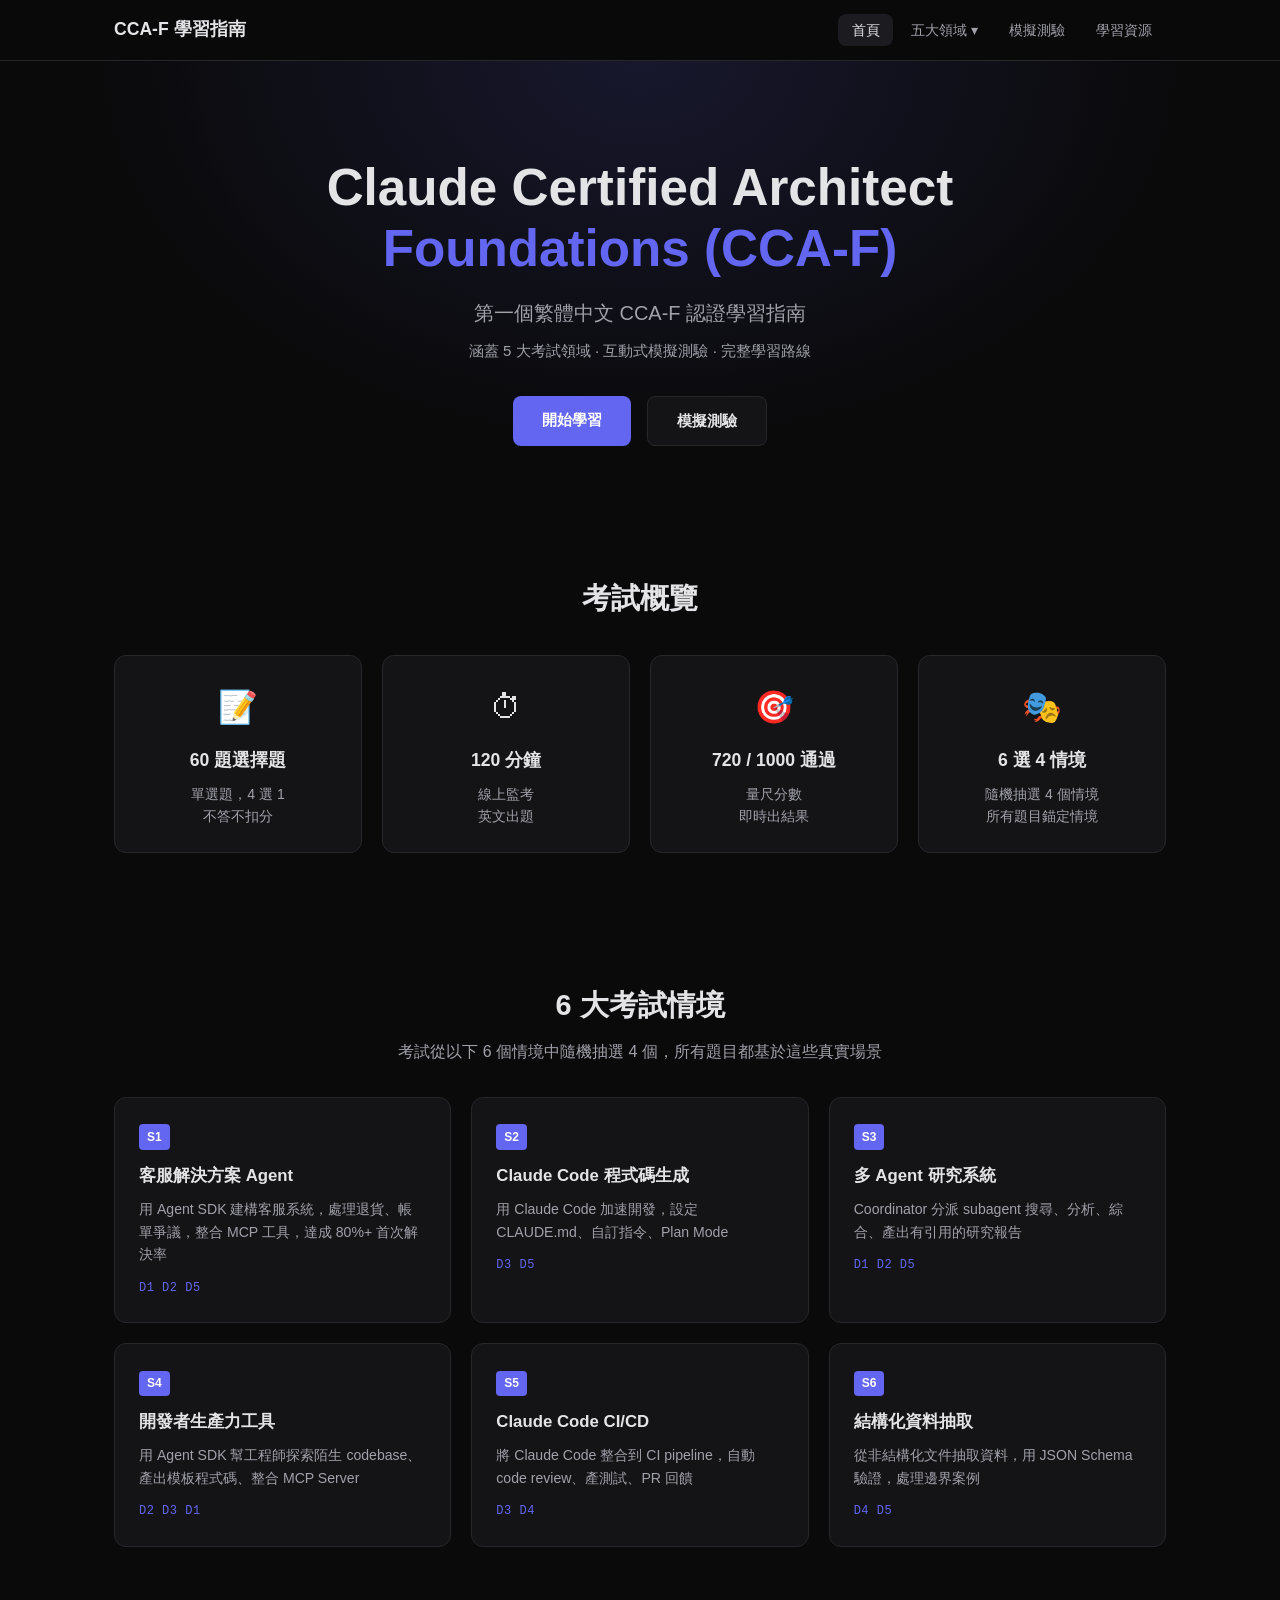
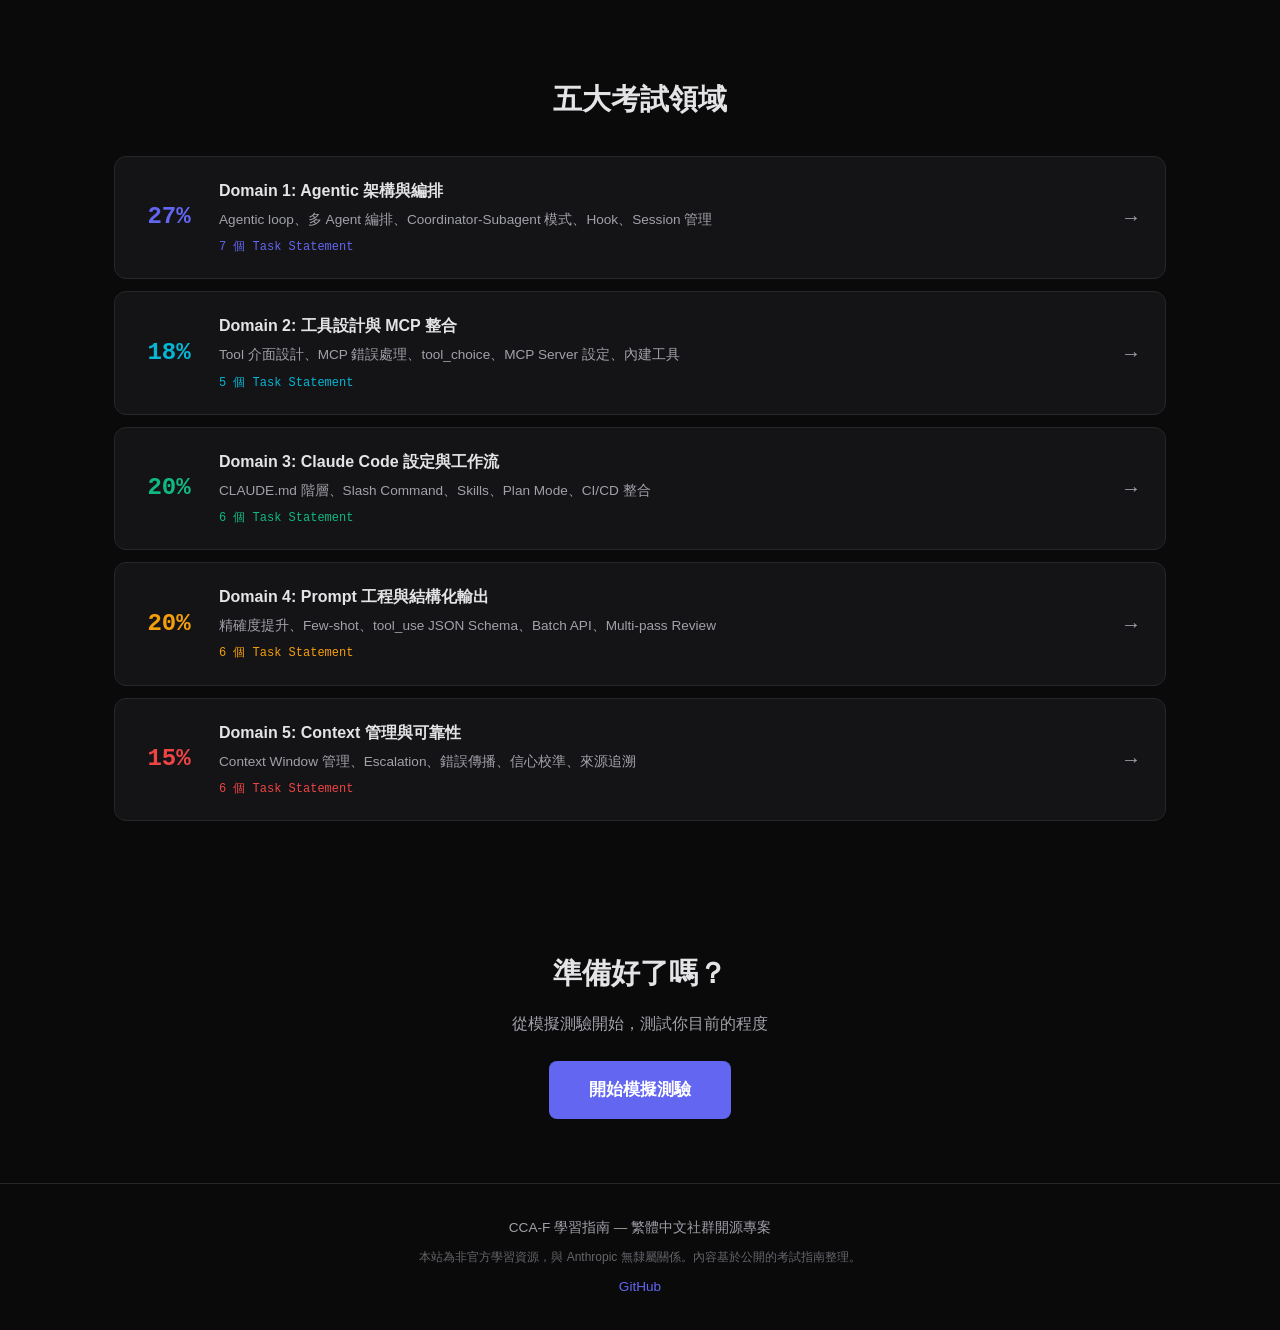
<file: index.html>
<!DOCTYPE html>
<html lang="zh-Hant">
<head>
  <meta charset="UTF-8">
  <meta name="viewport" content="width=device-width, initial-scale=1.0">
  <title>CCA-F 認證學習指南 | Claude Certified Architect – Foundations</title>
  <meta name="description" content="繁體中文 Claude Certified Architect Foundations (CCA-F) 認證學習指南。涵蓋 5 大考試領域、模擬測驗、學習資源。">
  <link rel="stylesheet" href="css/style.css">
  <link rel="icon" href="data:image/svg+xml,<svg xmlns='http://www.w3.org/2000/svg' viewBox='0 0 100 100'><text y='.9em' font-size='90'>🏗</text></svg>">
</head>
<body>
  <nav class="navbar">
    <div class="container nav-container">
      <a href="index.html" class="nav-logo">CCA-F 學習指南</a>
      <button class="nav-toggle" aria-label="切換選單">☰</button>
      <ul class="nav-links">
        <li><a href="index.html" class="active">首頁</a></li>
        <li class="dropdown">
          <a href="#" class="dropdown-toggle">五大領域 ▾</a>
          <ul class="dropdown-menu">
            <li><a href="domain1.html">D1: Agentic 架構</a></li>
            <li><a href="domain2.html">D2: 工具與 MCP</a></li>
            <li><a href="domain3.html">D3: Claude Code</a></li>
            <li><a href="domain4.html">D4: Prompt 工程</a></li>
            <li><a href="domain5.html">D5: Context 管理</a></li>
          </ul>
        </li>
        <li><a href="quiz.html">模擬測驗</a></li>
        <li><a href="resources.html">學習資源</a></li>
      </ul>
    </div>
  </nav>

  <header class="hero">
    <div class="container">
      <h1>Claude Certified Architect<br><span class="highlight">Foundations (CCA-F)</span></h1>
      <p class="hero-subtitle">第一個繁體中文 CCA-F 認證學習指南</p>
      <p class="hero-desc">涵蓋 5 大考試領域 · 互動式模擬測驗 · 完整學習路線</p>
      <div class="hero-actions">
        <a href="#domains" class="btn btn-primary">開始學習</a>
        <a href="quiz.html" class="btn btn-secondary">模擬測驗</a>
      </div>
    </div>
  </header>

  <section class="exam-overview">
    <div class="container">
      <h2>考試概覽</h2>
      <div class="info-grid">
        <div class="info-card">
          <div class="info-icon">📝</div>
          <h3>60 題選擇題</h3>
          <p>單選題，4 選 1<br>不答不扣分</p>
        </div>
        <div class="info-card">
          <div class="info-icon">⏱</div>
          <h3>120 分鐘</h3>
          <p>線上監考<br>英文出題</p>
        </div>
        <div class="info-card">
          <div class="info-icon">🎯</div>
          <h3>720 / 1000 通過</h3>
          <p>量尺分數<br>即時出結果</p>
        </div>
        <div class="info-card">
          <div class="info-icon">🎭</div>
          <h3>6 選 4 情境</h3>
          <p>隨機抽選 4 個情境<br>所有題目錨定情境</p>
        </div>
      </div>
    </div>
  </section>

  <section class="scenarios">
    <div class="container">
      <h2>6 大考試情境</h2>
      <p class="section-desc">考試從以下 6 個情境中隨機抽選 4 個，所有題目都基於這些真實場景</p>
      <div class="scenario-grid">
        <div class="scenario-card">
          <span class="scenario-num">S1</span>
          <h3>客服解決方案 Agent</h3>
          <p>用 Agent SDK 建構客服系統，處理退貨、帳單爭議，整合 MCP 工具，達成 80%+ 首次解決率</p>
          <div class="scenario-domains">D1 D2 D5</div>
        </div>
        <div class="scenario-card">
          <span class="scenario-num">S2</span>
          <h3>Claude Code 程式碼生成</h3>
          <p>用 Claude Code 加速開發，設定 CLAUDE.md、自訂指令、Plan Mode</p>
          <div class="scenario-domains">D3 D5</div>
        </div>
        <div class="scenario-card">
          <span class="scenario-num">S3</span>
          <h3>多 Agent 研究系統</h3>
          <p>Coordinator 分派 subagent 搜尋、分析、綜合、產出有引用的研究報告</p>
          <div class="scenario-domains">D1 D2 D5</div>
        </div>
        <div class="scenario-card">
          <span class="scenario-num">S4</span>
          <h3>開發者生產力工具</h3>
          <p>用 Agent SDK 幫工程師探索陌生 codebase、產出模板程式碼、整合 MCP Server</p>
          <div class="scenario-domains">D2 D3 D1</div>
        </div>
        <div class="scenario-card">
          <span class="scenario-num">S5</span>
          <h3>Claude Code CI/CD</h3>
          <p>將 Claude Code 整合到 CI pipeline，自動 code review、產測試、PR 回饋</p>
          <div class="scenario-domains">D3 D4</div>
        </div>
        <div class="scenario-card">
          <span class="scenario-num">S6</span>
          <h3>結構化資料抽取</h3>
          <p>從非結構化文件抽取資料，用 JSON Schema 驗證，處理邊界案例</p>
          <div class="scenario-domains">D4 D5</div>
        </div>
      </div>
    </div>
  </section>

  <section id="domains" class="domains">
    <div class="container">
      <h2>五大考試領域</h2>
      <div class="domain-list">
        <a href="domain1.html" class="domain-card" style="--accent: #6366f1">
          <div class="domain-weight">27%</div>
          <div class="domain-info">
            <h3>Domain 1: Agentic 架構與編排</h3>
            <p>Agentic loop、多 Agent 編排、Coordinator-Subagent 模式、Hook、Session 管理</p>
            <span class="domain-tasks">7 個 Task Statement</span>
          </div>
          <div class="domain-arrow">→</div>
        </a>
        <a href="domain2.html" class="domain-card" style="--accent: #06b6d4">
          <div class="domain-weight">18%</div>
          <div class="domain-info">
            <h3>Domain 2: 工具設計與 MCP 整合</h3>
            <p>Tool 介面設計、MCP 錯誤處理、tool_choice、MCP Server 設定、內建工具</p>
            <span class="domain-tasks">5 個 Task Statement</span>
          </div>
          <div class="domain-arrow">→</div>
        </a>
        <a href="domain3.html" class="domain-card" style="--accent: #10b981">
          <div class="domain-weight">20%</div>
          <div class="domain-info">
            <h3>Domain 3: Claude Code 設定與工作流</h3>
            <p>CLAUDE.md 階層、Slash Command、Skills、Plan Mode、CI/CD 整合</p>
            <span class="domain-tasks">6 個 Task Statement</span>
          </div>
          <div class="domain-arrow">→</div>
        </a>
        <a href="domain4.html" class="domain-card" style="--accent: #f59e0b">
          <div class="domain-weight">20%</div>
          <div class="domain-info">
            <h3>Domain 4: Prompt 工程與結構化輸出</h3>
            <p>精確度提升、Few-shot、tool_use JSON Schema、Batch API、Multi-pass Review</p>
            <span class="domain-tasks">6 個 Task Statement</span>
          </div>
          <div class="domain-arrow">→</div>
        </a>
        <a href="domain5.html" class="domain-card" style="--accent: #ef4444">
          <div class="domain-weight">15%</div>
          <div class="domain-info">
            <h3>Domain 5: Context 管理與可靠性</h3>
            <p>Context Window 管理、Escalation、錯誤傳播、信心校準、來源追溯</p>
            <span class="domain-tasks">6 個 Task Statement</span>
          </div>
          <div class="domain-arrow">→</div>
        </a>
      </div>
    </div>
  </section>

  <section class="cta">
    <div class="container">
      <h2>準備好了嗎？</h2>
      <p>從模擬測驗開始，測試你目前的程度</p>
      <a href="quiz.html" class="btn btn-primary btn-lg">開始模擬測驗</a>
    </div>
  </section>

  <footer class="footer">
    <div class="container">
      <p>CCA-F 學習指南 — 繁體中文社群開源專案</p>
      <p class="footer-note">本站為非官方學習資源，與 Anthropic 無隸屬關係。內容基於公開的考試指南整理。</p>
      <p><a href="https://github.com/tigerbojo/cca-f-study-zh" target="_blank">GitHub</a></p>
    </div>
  </footer>

  <script src="js/main.js"></script>
</body>
</html>
</file>
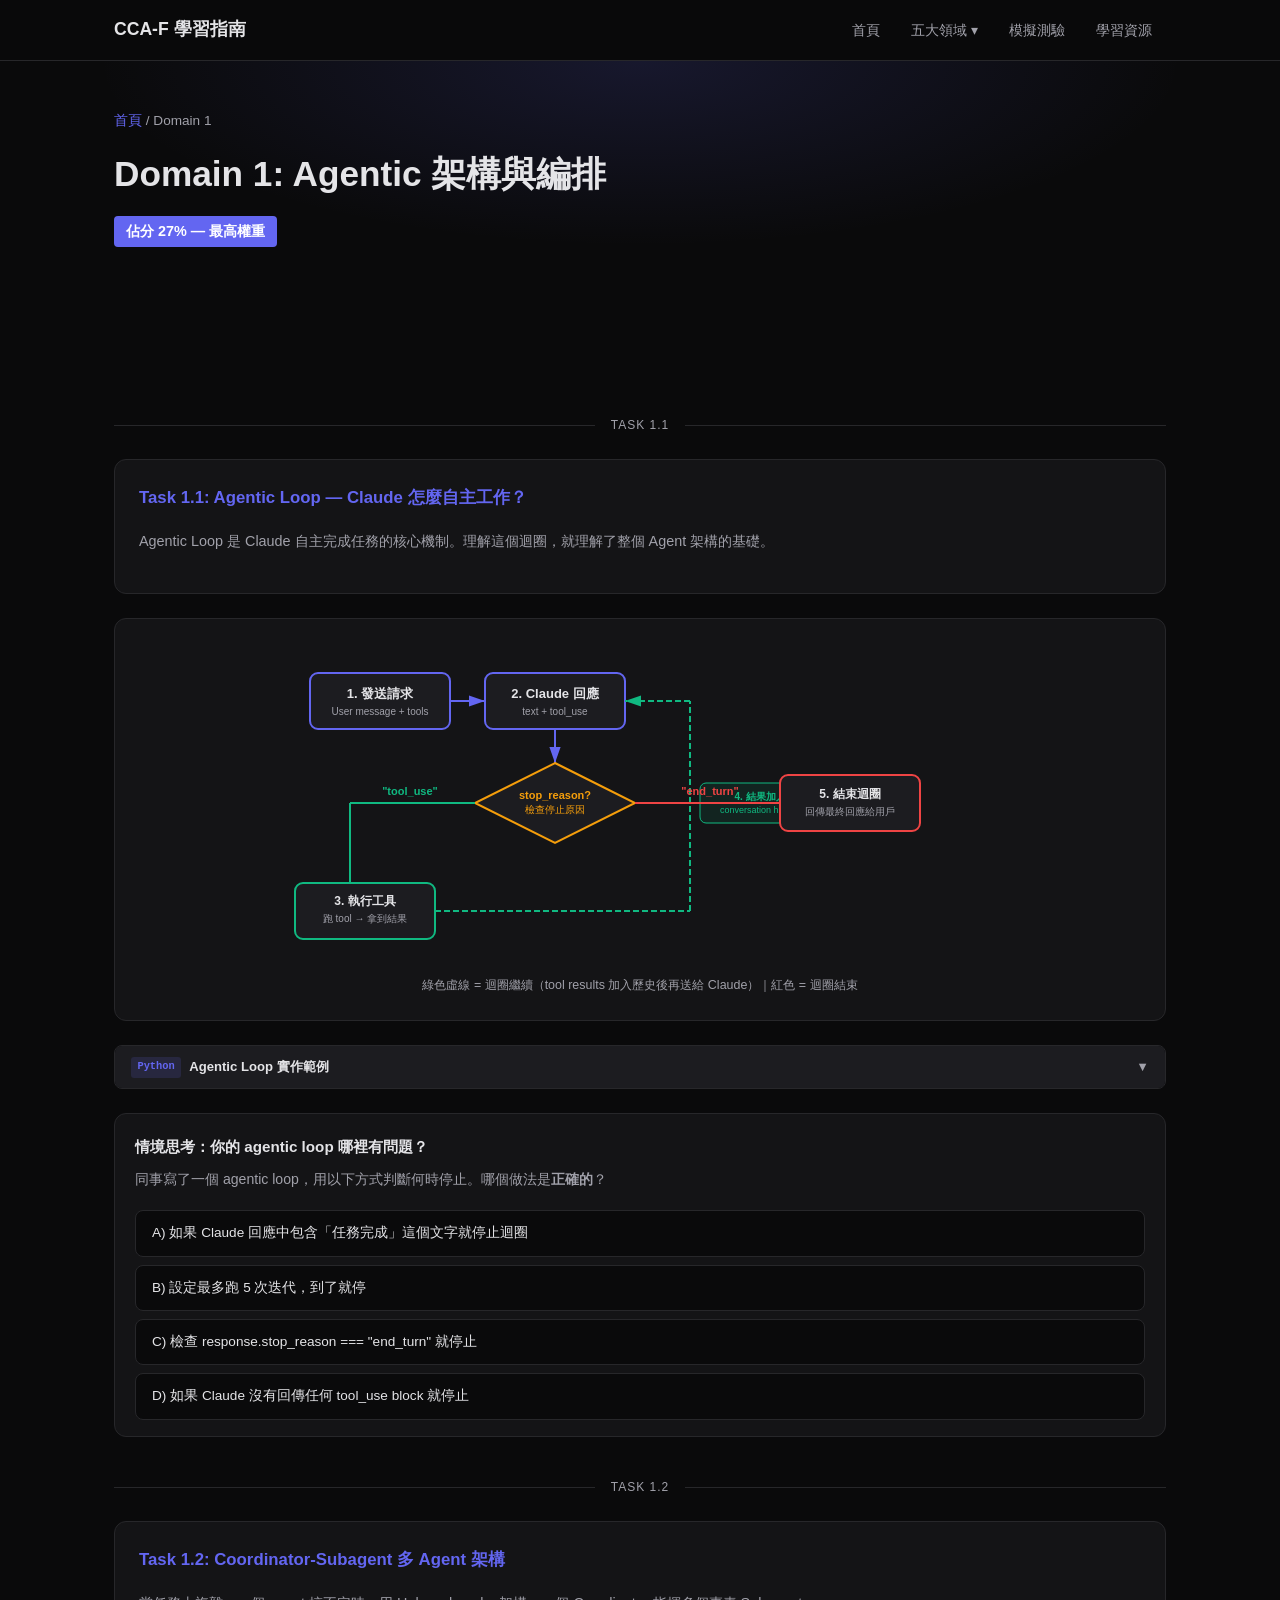
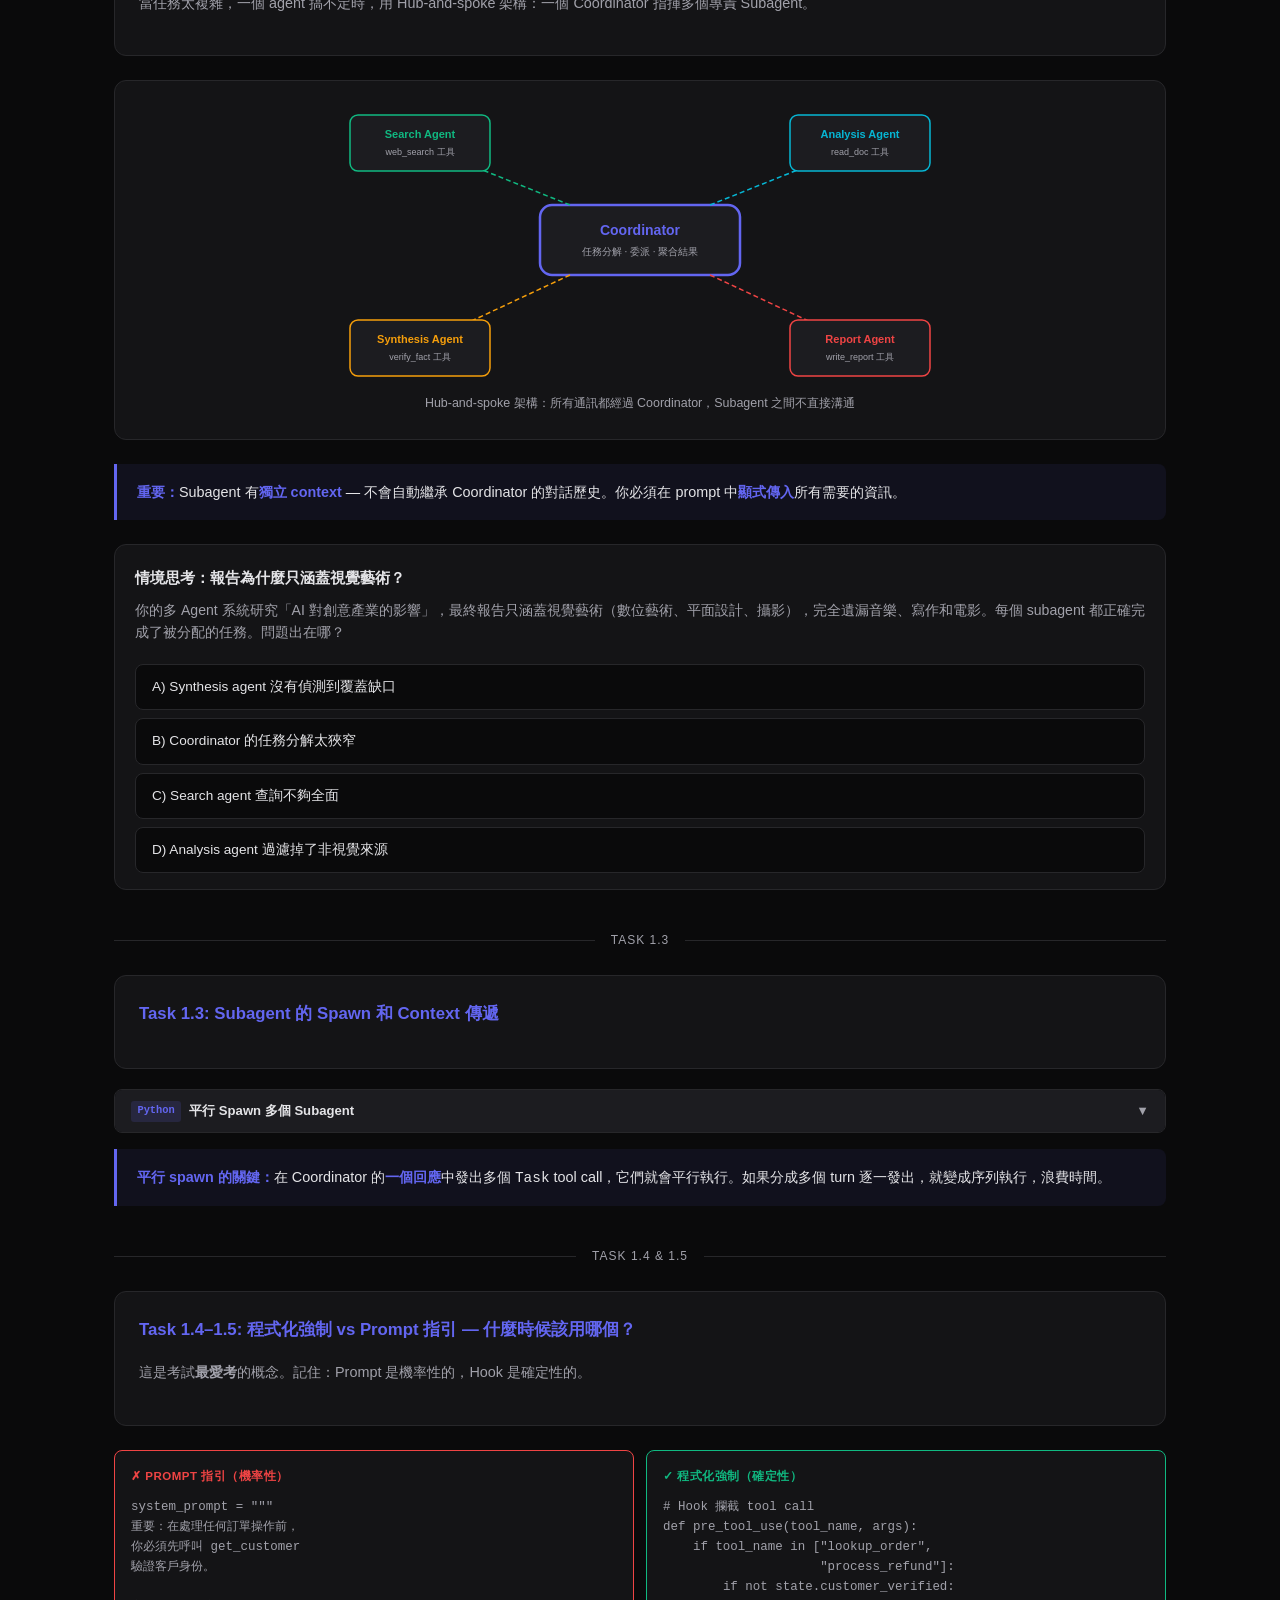
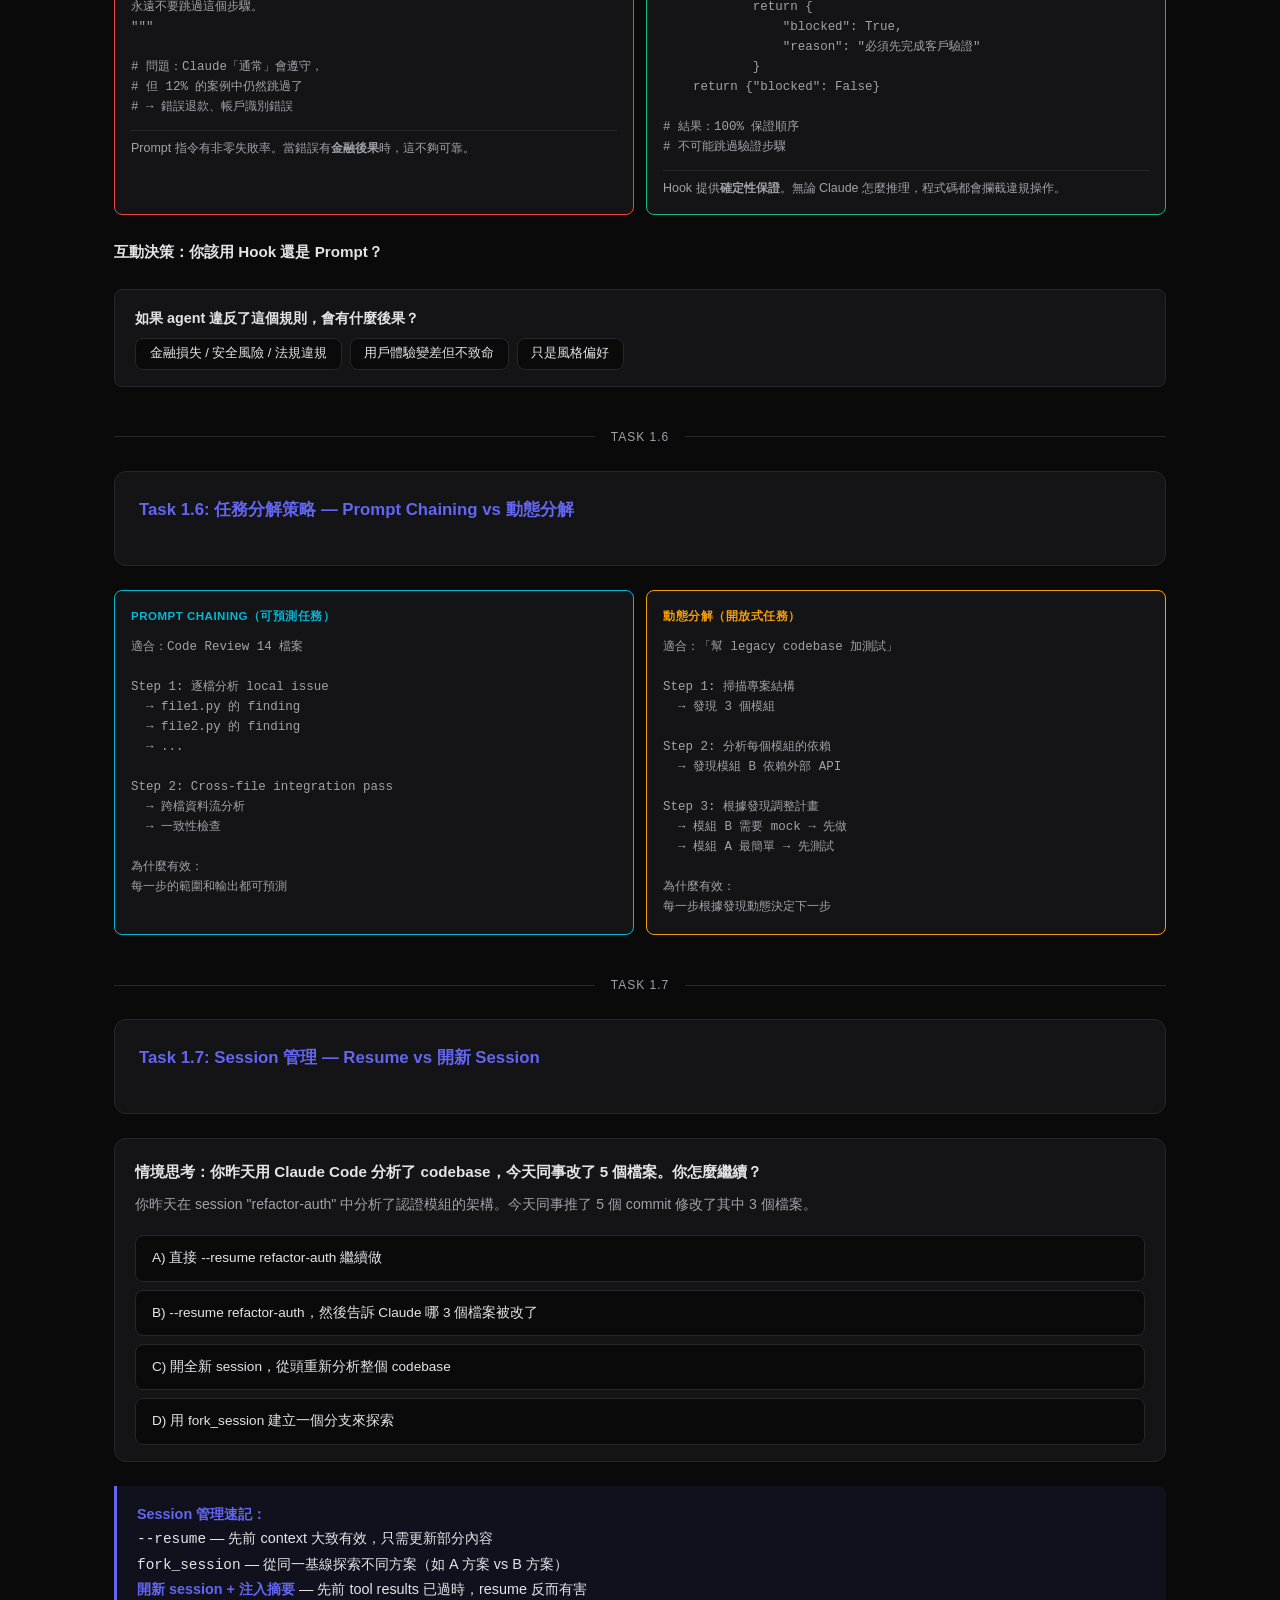
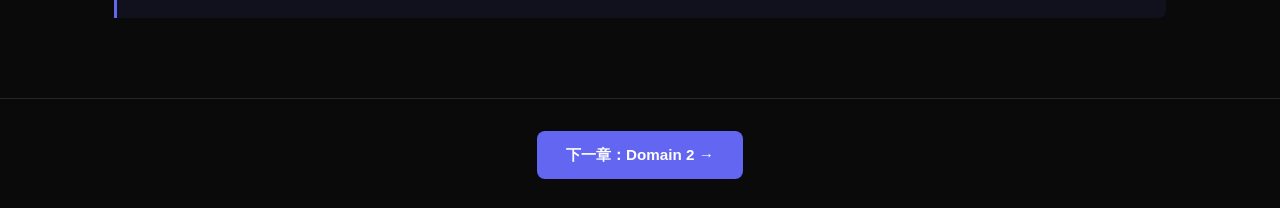
<file: domain1.html>
<!DOCTYPE html>
<html lang="zh-Hant">
<head>
  <meta charset="UTF-8">
  <meta name="viewport" content="width=device-width, initial-scale=1.0">
  <title>D1: Agentic 架構與編排 | CCA-F 學習指南</title>
  <link rel="stylesheet" href="css/style.css">
</head>
<body>
  <nav class="navbar">
    <div class="container nav-container">
      <a href="index.html" class="nav-logo">CCA-F 學習指南</a>
      <button class="nav-toggle" aria-label="切換選單">☰</button>
      <ul class="nav-links">
        <li><a href="index.html">首頁</a></li>
        <li class="dropdown">
          <a href="#" class="dropdown-toggle">五大領域 ▾</a>
          <ul class="dropdown-menu">
            <li><a href="domain1.html" class="active">D1: Agentic 架構</a></li>
            <li><a href="domain2.html">D2: 工具與 MCP</a></li>
            <li><a href="domain3.html">D3: Claude Code</a></li>
            <li><a href="domain4.html">D4: Prompt 工程</a></li>
            <li><a href="domain5.html">D5: Context 管理</a></li>
          </ul>
        </li>
        <li><a href="quiz.html">模擬測驗</a></li>
        <li><a href="resources.html">學習資源</a></li>
      </ul>
    </div>
  </nav>

  <header class="page-header" style="--accent: #6366f1">
    <div class="container">
      <div class="breadcrumb"><a href="index.html">首頁</a> / Domain 1</div>
      <h1>Domain 1: Agentic 架構與編排</h1>
      <div class="weight-badge">佔分 27% — 最高權重</div>
    </div>
  </header>

  <section class="task-section">
    <div class="container">

      <!-- ==================== TASK 1.1 ==================== -->
      <div class="section-divider">Task 1.1</div>

      <div class="task-card">
        <h3>Task 1.1: Agentic Loop — Claude 怎麼自主工作？</h3>
        <p style="color: var(--text-dim); font-size: 0.9rem; margin-bottom: 1rem;">
          Agentic Loop 是 Claude 自主完成任務的核心機制。理解這個迴圈，就理解了整個 Agent 架構的基礎。
        </p>
      </div>

      <!-- Flow Diagram: Agentic Loop -->
      <div class="flow-diagram">
        <svg viewBox="0 0 700 320" fill="none" xmlns="http://www.w3.org/2000/svg" style="max-width: 700px;">
          <!-- Step 1: Send Request -->
          <g class="flow-step">
            <rect x="20" y="30" width="140" height="56" rx="8" fill="#1c1c20" stroke="#6366f1" stroke-width="2"/>
            <text x="90" y="55" text-anchor="middle" fill="#e4e4e7" font-size="13" font-weight="600">1. 發送請求</text>
            <text x="90" y="72" text-anchor="middle" fill="#a1a1aa" font-size="10">User message + tools</text>
          </g>
          <!-- Arrow -->
          <g class="flow-step">
            <line x1="160" y1="58" x2="195" y2="58" stroke="#6366f1" stroke-width="2" marker-end="url(#arrow)"/>
          </g>
          <!-- Step 2: Claude Responds -->
          <g class="flow-step">
            <rect x="195" y="30" width="140" height="56" rx="8" fill="#1c1c20" stroke="#6366f1" stroke-width="2"/>
            <text x="265" y="55" text-anchor="middle" fill="#e4e4e7" font-size="13" font-weight="600">2. Claude 回應</text>
            <text x="265" y="72" text-anchor="middle" fill="#a1a1aa" font-size="10">text + tool_use</text>
          </g>
          <!-- Arrow down to decision -->
          <g class="flow-step">
            <line x1="265" y1="86" x2="265" y2="120" stroke="#6366f1" stroke-width="2" marker-end="url(#arrow)"/>
          </g>
          <!-- Decision diamond -->
          <g class="flow-step">
            <polygon points="265,120 345,160 265,200 185,160" fill="#1c1c20" stroke="#f59e0b" stroke-width="2"/>
            <text x="265" y="156" text-anchor="middle" fill="#f59e0b" font-size="11" font-weight="700">stop_reason?</text>
            <text x="265" y="170" text-anchor="middle" fill="#f59e0b" font-size="10">檢查停止原因</text>
          </g>
          <!-- Left path: tool_use -> continue -->
          <g class="flow-step">
            <line x1="185" y1="160" x2="60" y2="160" stroke="#10b981" stroke-width="2"/>
            <text x="120" y="152" text-anchor="middle" fill="#10b981" font-size="11" font-weight="600">"tool_use"</text>
            <line x1="60" y1="160" x2="60" y2="240" stroke="#10b981" stroke-width="2"/>
            <rect x="5" y="240" width="140" height="56" rx="8" fill="#1c1c20" stroke="#10b981" stroke-width="2"/>
            <text x="75" y="262" text-anchor="middle" fill="#e4e4e7" font-size="12" font-weight="600">3. 執行工具</text>
            <text x="75" y="279" text-anchor="middle" fill="#a1a1aa" font-size="10">跑 tool → 拿到結果</text>
            <!-- Arrow back up -->
            <line x1="145" y1="268" x2="400" y2="268" stroke="#10b981" stroke-width="2" stroke-dasharray="6 3"/>
            <line x1="400" y1="268" x2="400" y2="58" stroke="#10b981" stroke-width="2" stroke-dasharray="6 3"/>
            <line x1="400" y1="58" x2="335" y2="58" stroke="#10b981" stroke-width="2" stroke-dasharray="6 3" marker-end="url(#arrowG)"/>
            <rect x="410" y="140" width="120" height="40" rx="6" fill="rgba(16,185,129,0.1)" stroke="#10b981" stroke-width="1"/>
            <text x="470" y="157" text-anchor="middle" fill="#10b981" font-size="10" font-weight="600">4. 結果加入</text>
            <text x="470" y="170" text-anchor="middle" fill="#10b981" font-size="9">conversation history</text>
          </g>
          <!-- Right path: end_turn -> done -->
          <g class="flow-step">
            <line x1="345" y1="160" x2="490" y2="160" stroke="#ef4444" stroke-width="2"/>
            <text x="420" y="152" text-anchor="middle" fill="#ef4444" font-size="11" font-weight="600">"end_turn"</text>
            <rect x="490" y="132" width="140" height="56" rx="8" fill="#1c1c20" stroke="#ef4444" stroke-width="2"/>
            <text x="560" y="155" text-anchor="middle" fill="#e4e4e7" font-size="12" font-weight="600">5. 結束迴圈</text>
            <text x="560" y="172" text-anchor="middle" fill="#a1a1aa" font-size="10">回傳最終回應給用戶</text>
          </g>
          <!-- Arrow markers -->
          <defs>
            <marker id="arrow" viewBox="0 0 10 7" refX="10" refY="3.5" markerWidth="8" markerHeight="6" orient="auto">
              <polygon points="0 0, 10 3.5, 0 7" fill="#6366f1"/>
            </marker>
            <marker id="arrowG" viewBox="0 0 10 7" refX="10" refY="3.5" markerWidth="8" markerHeight="6" orient="auto">
              <polygon points="0 0, 10 3.5, 0 7" fill="#10b981"/>
            </marker>
          </defs>
        </svg>
        <p style="text-align:center; font-size: 0.78rem; color: var(--text-dim); margin-top: 0.75rem;">
          綠色虛線 = 迴圈繼續（tool results 加入歷史後再送給 Claude）｜紅色 = 迴圈結束
        </p>
      </div>

      <!-- Code Example: Agentic Loop -->
      <div class="code-example" id="code-agentic-loop">
        <div class="code-header" onclick="this.parentElement.classList.toggle('open')">
          <span class="code-title"><span class="code-lang">Python</span> Agentic Loop 實作範例</span>
          <span class="code-toggle">▼</span>
        </div>
        <div class="code-body">
<pre><span class="hl-kw">import</span> anthropic

client = anthropic.Anthropic()
messages = [{ <span class="hl-key">"role"</span>: <span class="hl-str">"user"</span>, <span class="hl-key">"content"</span>: <span class="hl-str">"查詢客戶 #1234 的訂單狀態"</span> }]
tools = [get_customer_tool, lookup_order_tool]  <span class="hl-cm"># MCP 工具定義</span>

<span class="hl-cm"># === Agentic Loop ===</span>
<span class="hl-kw">while True</span>:
    response = client.messages.create(
        model=<span class="hl-str">"claude-sonnet-4-5-20250514"</span>,
        max_tokens=<span class="hl-num">1024</span>,
        tools=tools,
        messages=messages
    )

    <span class="hl-cm"># 關鍵判斷點：檢查 stop_reason</span>
    <span class="hl-kw">if</span> response.stop_reason == <span class="hl-str">"end_turn"</span>:
        <span class="hl-cm"># Claude 認為任務完成，跳出迴圈</span>
        <span class="hl-fn">print</span>(response.content[<span class="hl-num">0</span>].text)
        <span class="hl-kw">break</span>

    <span class="hl-kw">if</span> response.stop_reason == <span class="hl-str">"tool_use"</span>:
        <span class="hl-cm"># Claude 要求使用工具，執行並回傳結果</span>
        tool_block = response.content[<span class="hl-num">-1</span>]  <span class="hl-cm"># tool_use block</span>
        result = <span class="hl-fn">execute_tool</span>(tool_block.name, tool_block.input)

        <span class="hl-cm"># 把 Claude 的回應和工具結果都加入歷史</span>
        messages.append({ <span class="hl-key">"role"</span>: <span class="hl-str">"assistant"</span>, <span class="hl-key">"content"</span>: response.content })
        messages.append({
            <span class="hl-key">"role"</span>: <span class="hl-str">"user"</span>,
            <span class="hl-key">"content"</span>: [{
                <span class="hl-key">"type"</span>: <span class="hl-str">"tool_result"</span>,
                <span class="hl-key">"tool_use_id"</span>: tool_block.id,
                <span class="hl-key">"content"</span>: result
            }]
        })
        <span class="hl-cm"># 迴圈繼續 → Claude 看到工具結果後決定下一步</span></pre>
        </div>
      </div>

      <!-- Think Card: Anti-patterns -->
      <div class="think-card">
        <div class="think-scenario">
          <h4>情境思考：你的 agentic loop 哪裡有問題？</h4>
          <p>同事寫了一個 agentic loop，用以下方式判斷何時停止。哪個做法是<strong>正確的</strong>？</p>
        </div>
        <div class="think-options">
          <button class="think-opt" data-correct="false" onclick="handleThink(this)">A) 如果 Claude 回應中包含「任務完成」這個文字就停止迴圈</button>
          <button class="think-opt" data-correct="false" onclick="handleThink(this)">B) 設定最多跑 5 次迭代，到了就停</button>
          <button class="think-opt" data-correct="true" onclick="handleThink(this)">C) 檢查 response.stop_reason === "end_turn" 就停止</button>
          <button class="think-opt" data-correct="false" onclick="handleThink(this)">D) 如果 Claude 沒有回傳任何 tool_use block 就停止</button>
        </div>
        <div class="think-reveal">
          <strong>C 是正確的。</strong><code>stop_reason</code> 是 API 層級的結構化信號，可靠度 100%。<br><br>
          A 是<strong>反模式</strong>：解析自然語言文字來判斷終止，不可靠且 fragile。<br>
          B 是<strong>反模式</strong>：任意迭代上限作為主要停止機制。（可以作為安全網，但不應是主要邏輯）<br>
          D 有<strong>微妙問題</strong>：Claude 可能同時回傳 text + tool_use，檢查「沒有 tool_use block」不等於 <code>end_turn</code>。
        </div>
      </div>

      <!-- ==================== TASK 1.2 ==================== -->
      <div class="section-divider">Task 1.2</div>

      <div class="task-card">
        <h3>Task 1.2: Coordinator-Subagent 多 Agent 架構</h3>
        <p style="color: var(--text-dim); font-size: 0.9rem; margin-bottom: 1rem;">
          當任務太複雜，一個 agent 搞不定時，用 Hub-and-spoke 架構：一個 Coordinator 指揮多個專責 Subagent。
        </p>
      </div>

      <!-- Hub-and-spoke SVG -->
      <div class="flow-diagram">
        <svg viewBox="0 0 600 280" fill="none" xmlns="http://www.w3.org/2000/svg" style="max-width: 600px;">
          <!-- Coordinator (center) -->
          <g class="flow-step">
            <rect x="200" y="100" width="200" height="70" rx="12" fill="#1c1c20" stroke="#6366f1" stroke-width="2.5"/>
            <text x="300" y="130" text-anchor="middle" fill="#6366f1" font-size="14" font-weight="700">Coordinator</text>
            <text x="300" y="150" text-anchor="middle" fill="#a1a1aa" font-size="10">任務分解 · 委派 · 聚合結果</text>
          </g>
          <!-- Subagent 1: Search -->
          <g class="flow-step">
            <line x1="230" y1="100" x2="80" y2="40" stroke="#10b981" stroke-width="1.5" stroke-dasharray="5 3"/>
            <rect x="10" y="10" width="140" height="56" rx="8" fill="#1c1c20" stroke="#10b981" stroke-width="1.5"/>
            <text x="80" y="33" text-anchor="middle" fill="#10b981" font-size="11" font-weight="600">Search Agent</text>
            <text x="80" y="50" text-anchor="middle" fill="#a1a1aa" font-size="9">web_search 工具</text>
          </g>
          <!-- Subagent 2: Analysis -->
          <g class="flow-step">
            <line x1="370" y1="100" x2="520" y2="40" stroke="#06b6d4" stroke-width="1.5" stroke-dasharray="5 3"/>
            <rect x="450" y="10" width="140" height="56" rx="8" fill="#1c1c20" stroke="#06b6d4" stroke-width="1.5"/>
            <text x="520" y="33" text-anchor="middle" fill="#06b6d4" font-size="11" font-weight="600">Analysis Agent</text>
            <text x="520" y="50" text-anchor="middle" fill="#a1a1aa" font-size="9">read_doc 工具</text>
          </g>
          <!-- Subagent 3: Synthesis -->
          <g class="flow-step">
            <line x1="230" y1="170" x2="80" y2="240" stroke="#f59e0b" stroke-width="1.5" stroke-dasharray="5 3"/>
            <rect x="10" y="215" width="140" height="56" rx="8" fill="#1c1c20" stroke="#f59e0b" stroke-width="1.5"/>
            <text x="80" y="238" text-anchor="middle" fill="#f59e0b" font-size="11" font-weight="600">Synthesis Agent</text>
            <text x="80" y="255" text-anchor="middle" fill="#a1a1aa" font-size="9">verify_fact 工具</text>
          </g>
          <!-- Subagent 4: Report -->
          <g class="flow-step">
            <line x1="370" y1="170" x2="520" y2="240" stroke="#ef4444" stroke-width="1.5" stroke-dasharray="5 3"/>
            <rect x="450" y="215" width="140" height="56" rx="8" fill="#1c1c20" stroke="#ef4444" stroke-width="1.5"/>
            <text x="520" y="238" text-anchor="middle" fill="#ef4444" font-size="11" font-weight="600">Report Agent</text>
            <text x="520" y="255" text-anchor="middle" fill="#a1a1aa" font-size="9">write_report 工具</text>
          </g>
        </svg>
        <p style="text-align:center; font-size: 0.78rem; color: var(--text-dim); margin-top: 0.5rem;">
          Hub-and-spoke 架構：所有通訊都經過 Coordinator，Subagent 之間不直接溝通
        </p>
      </div>

      <div class="key-concept">
        <strong>重要：</strong>Subagent 有<strong>獨立 context</strong> — 不會自動繼承 Coordinator 的對話歷史。你必須在 prompt 中<strong>顯式傳入</strong>所有需要的資訊。
      </div>

      <!-- Think Card: Task Decomposition -->
      <div class="think-card">
        <div class="think-scenario">
          <h4>情境思考：報告為什麼只涵蓋視覺藝術？</h4>
          <p>你的多 Agent 系統研究「AI 對創意產業的影響」，最終報告只涵蓋視覺藝術（數位藝術、平面設計、攝影），完全遺漏音樂、寫作和電影。每個 subagent 都正確完成了被分配的任務。問題出在哪？</p>
        </div>
        <div class="think-options">
          <button class="think-opt" data-correct="false" onclick="handleThink(this)">A) Synthesis agent 沒有偵測到覆蓋缺口</button>
          <button class="think-opt" data-correct="true" onclick="handleThink(this)">B) Coordinator 的任務分解太狹窄</button>
          <button class="think-opt" data-correct="false" onclick="handleThink(this)">C) Search agent 查詢不夠全面</button>
          <button class="think-opt" data-correct="false" onclick="handleThink(this)">D) Analysis agent 過濾掉了非視覺來源</button>
        </div>
        <div class="think-reveal">
          <strong>B 是根因。</strong>Coordinator 把「創意產業」只分解成視覺藝術的三個子任務。所有 subagent 都在<em>被分配的範圍內</em>正確工作了 — 問題在於它們被分配了什麼。<br><br>
          這是 <strong>Task Decomposition 太狹窄</strong>的典型案例。修正方式：讓 Coordinator 的 prompt 指定研究目標和覆蓋標準，而非 step-by-step 子任務清單。
        </div>
      </div>

      <!-- ==================== TASK 1.3 ==================== -->
      <div class="section-divider">Task 1.3</div>

      <div class="task-card">
        <h3>Task 1.3: Subagent 的 Spawn 和 Context 傳遞</h3>
      </div>

      <!-- Code Example: Spawning subagents -->
      <div class="code-example" id="code-spawn">
        <div class="code-header" onclick="this.parentElement.classList.toggle('open')">
          <span class="code-title"><span class="code-lang">Python</span> 平行 Spawn 多個 Subagent</span>
          <span class="code-toggle">▼</span>
        </div>
        <div class="code-body">
<pre><span class="hl-cm"># Coordinator 在一個回應中發出多個 Task tool call → 平行執行</span>
<span class="hl-cm"># 不是分成多個 turn 逐一發出（那樣是序列的）</span>

<span class="hl-cm"># Agent 定義</span>
search_agent = AgentDefinition(
    name=<span class="hl-str">"search"</span>,
    description=<span class="hl-str">"搜尋網路資料"</span>,
    allowed_tools=[<span class="hl-str">"web_search"</span>],  <span class="hl-cm"># 只給它需要的工具</span>
)

analysis_agent = AgentDefinition(
    name=<span class="hl-str">"analysis"</span>,
    description=<span class="hl-str">"分析文件內容"</span>,
    allowed_tools=[<span class="hl-str">"read_doc"</span>],   <span class="hl-cm"># 職責分離</span>
)

<span class="hl-cm"># Coordinator 的 allowedTools 必須包含 "Task"</span>
coordinator = AgentDefinition(
    name=<span class="hl-str">"coordinator"</span>,
    allowed_tools=[<span class="hl-str">"Task"</span>],  <span class="hl-cm"># 沒有 Task 就無法 spawn subagent</span>
    system_prompt=<span class="hl-str">"""
    你是研究協調者。根據查詢需求：
    1. 分析需要涵蓋哪些面向
    2. 同時 spawn 多個 subagent 搜尋不同面向
    3. 收集結果後評估覆蓋度
    4. 有缺口就再 spawn 補充搜尋

    重要：subagent 看不到你的對話歷史，
    你必須在 prompt 中傳入所有需要的 context。
    """</span>
)</pre>
        </div>
      </div>

      <div class="key-concept">
        <strong>平行 spawn 的關鍵：</strong>在 Coordinator 的<strong>一個回應</strong>中發出多個 <code>Task</code> tool call，它們就會平行執行。如果分成多個 turn 逐一發出，就變成序列執行，浪費時間。
      </div>

      <!-- ==================== TASK 1.4 & 1.5 ==================== -->
      <div class="section-divider">Task 1.4 & 1.5</div>

      <div class="task-card">
        <h3>Task 1.4–1.5: 程式化強制 vs Prompt 指引 — 什麼時候該用哪個？</h3>
        <p style="color: var(--text-dim); font-size: 0.9rem; margin-bottom: 1rem;">
          這是考試<strong>最愛考</strong>的概念。記住：Prompt 是機率性的，Hook 是確定性的。
        </p>
      </div>

      <!-- Before/After Comparison -->
      <div class="compare-card">
        <div class="compare-grid">
          <div class="compare-side bad">
            <div class="compare-label">✗ Prompt 指引（機率性）</div>
<pre>system_prompt = """
重要：在處理任何訂單操作前，
你必須先呼叫 get_customer
驗證客戶身份。

永遠不要跳過這個步驟。
"""

# 問題：Claude「通常」會遵守，
# 但 12% 的案例中仍然跳過了
# → 錯誤退款、帳戶識別錯誤</pre>
            <div class="compare-annotation">
              Prompt 指令有非零失敗率。當錯誤有<strong>金融後果</strong>時，這不夠可靠。
            </div>
          </div>
          <div class="compare-side good">
            <div class="compare-label">✓ 程式化強制（確定性）</div>
<pre># Hook 攔截 tool call
def pre_tool_use(tool_name, args):
    if tool_name in ["lookup_order",
                     "process_refund"]:
        if not state.customer_verified:
            return {
                "blocked": True,
                "reason": "必須先完成客戶驗證"
            }
    return {"blocked": False}

# 結果：100% 保證順序
# 不可能跳過驗證步驟</pre>
            <div class="compare-annotation">
              Hook 提供<strong>確定性保證</strong>。無論 Claude 怎麼推理，程式碼都會攔截違規操作。
            </div>
          </div>
        </div>
      </div>

      <!-- Decision Tree -->
      <div class="task-card" style="background: transparent; border: none; padding: 0;">
        <h4 style="font-size: 0.95rem; margin-bottom: 0.75rem;">互動決策：你該用 Hook 還是 Prompt？</h4>
      </div>
      <div class="decision-tree" id="dt-hook-vs-prompt">
        <div class="dt-node">
          <div class="dt-question">如果 agent 違反了這個規則，會有什麼後果？</div>
          <div class="dt-choices">
            <button class="dt-choice" onclick="showDtResult('dt-r1', this)">金融損失 / 安全風險 / 法規違規</button>
            <button class="dt-choice" onclick="showDtResult('dt-r2', this)">用戶體驗變差但不致命</button>
            <button class="dt-choice" onclick="showDtResult('dt-r3', this)">只是風格偏好</button>
          </div>
        </div>
        <div class="dt-result" id="dt-r1">
          <strong>→ 用 Hook / 程式化強制。</strong><br>
          退款前必須驗證身份、超過金額閾值必須人工審核 — 這些不能容忍任何失敗率。<br>
          <code>PostToolUse</code> hook 或前置條件閘門提供 100% 保證。
        </div>
        <div class="dt-result" id="dt-r2">
          <strong>→ 先試 Prompt 指引，觀察失敗率。</strong><br>
          如果失敗率可接受（< 5%），prompt 夠用。如果太高，再加 hook。<br>
          例如：建議 agent 先查看最近訂單再推薦產品。
        </div>
        <div class="dt-result" id="dt-r3">
          <strong>→ Prompt 指引就好。</strong><br>
          例如：回覆時用正式語氣、先感謝客戶等。不需要程式化強制。
        </div>
      </div>

      <!-- ==================== TASK 1.6 ==================== -->
      <div class="section-divider">Task 1.6</div>

      <div class="task-card">
        <h3>Task 1.6: 任務分解策略 — Prompt Chaining vs 動態分解</h3>
      </div>

      <!-- Before/After: Task Decomposition -->
      <div class="compare-card">
        <div class="compare-grid">
          <div class="compare-side good" style="border-color: #06b6d4;">
            <div class="compare-label" style="color: #06b6d4;">Prompt Chaining（可預測任務）</div>
<pre>適合：Code Review 14 檔案

Step 1: 逐檔分析 local issue
  → file1.py 的 finding
  → file2.py 的 finding
  → ...

Step 2: Cross-file integration pass
  → 跨檔資料流分析
  → 一致性檢查

為什麼有效：
每一步的範圍和輸出都可預測</pre>
          </div>
          <div class="compare-side good" style="border-color: #f59e0b;">
            <div class="compare-label" style="color: #f59e0b;">動態分解（開放式任務）</div>
<pre>適合：「幫 legacy codebase 加測試」

Step 1: 掃描專案結構
  → 發現 3 個模組

Step 2: 分析每個模組的依賴
  → 發現模組 B 依賴外部 API

Step 3: 根據發現調整計畫
  → 模組 B 需要 mock → 先做
  → 模組 A 最簡單 → 先測試

為什麼有效：
每一步根據發現動態決定下一步</pre>
          </div>
        </div>
      </div>

      <!-- ==================== TASK 1.7 ==================== -->
      <div class="section-divider">Task 1.7</div>

      <div class="task-card">
        <h3>Task 1.7: Session 管理 — Resume vs 開新 Session</h3>
      </div>

      <!-- Think Card: Session -->
      <div class="think-card">
        <div class="think-scenario">
          <h4>情境思考：你昨天用 Claude Code 分析了 codebase，今天同事改了 5 個檔案。你怎麼繼續？</h4>
          <p>你昨天在 session "refactor-auth" 中分析了認證模組的架構。今天同事推了 5 個 commit 修改了其中 3 個檔案。</p>
        </div>
        <div class="think-options">
          <button class="think-opt" data-correct="false" onclick="handleThink(this)">A) 直接 --resume refactor-auth 繼續做</button>
          <button class="think-opt" data-correct="true" onclick="handleThink(this)">B) --resume refactor-auth，然後告訴 Claude 哪 3 個檔案被改了</button>
          <button class="think-opt" data-correct="false" onclick="handleThink(this)">C) 開全新 session，從頭重新分析整個 codebase</button>
          <button class="think-opt" data-correct="false" onclick="handleThink(this)">D) 用 fork_session 建立一個分支來探索</button>
        </div>
        <div class="think-reveal">
          <strong>B 最好。</strong>Resume 保留了昨天的 context（架構分析還是有效的），但你需要告訴 Claude 哪些檔案變了，讓它<strong>針對性重新分析</strong>，而不是全部重來。<br><br>
          A 的問題：Claude 不知道檔案被改了，可能基於過時的 tool results 做決策。<br>
          C 太浪費：大部分分析還是有效的，不需要從頭來。<br>
          D 是用在探索<strong>不同方案</strong>的場景（如比較兩種重構策略），不是這個情境。
        </div>
      </div>

      <div class="key-concept">
        <strong>Session 管理速記：</strong><br>
        <code>--resume</code> — 先前 context 大致有效，只需更新部分內容<br>
        <code>fork_session</code> — 從同一基線探索不同方案（如 A 方案 vs B 方案）<br>
        <strong>開新 session + 注入摘要</strong> — 先前 tool results 已過時，resume 反而有害
      </div>

    </div>
  </section>

  <footer class="footer">
    <div class="container">
      <p><a href="domain2.html" class="btn btn-primary">下一章：Domain 2 →</a></p>
    </div>
  </footer>

  <script src="js/main.js"></script>
  <script>
    // Think Card handler
    function handleThink(btn) {
      const card = btn.closest('.think-card');
      const reveal = card.querySelector('.think-reveal');
      const options = card.querySelectorAll('.think-opt');
      const isCorrect = btn.dataset.correct === 'true';

      options.forEach(o => {
        o.disabled = true;
        if (o.dataset.correct === 'true') o.classList.add('correct');
        else o.classList.add('wrong');
      });
      reveal.classList.add('show');
    }

    // Decision Tree handler
    function showDtResult(id, btn) {
      const tree = btn.closest('.decision-tree');
      tree.querySelectorAll('.dt-result').forEach(r => r.classList.remove('show'));
      tree.querySelectorAll('.dt-choice').forEach(c => c.classList.remove('selected'));
      btn.classList.add('selected');
      document.getElementById(id).classList.add('show');
    }
  </script>
</body>
</html>
</file>
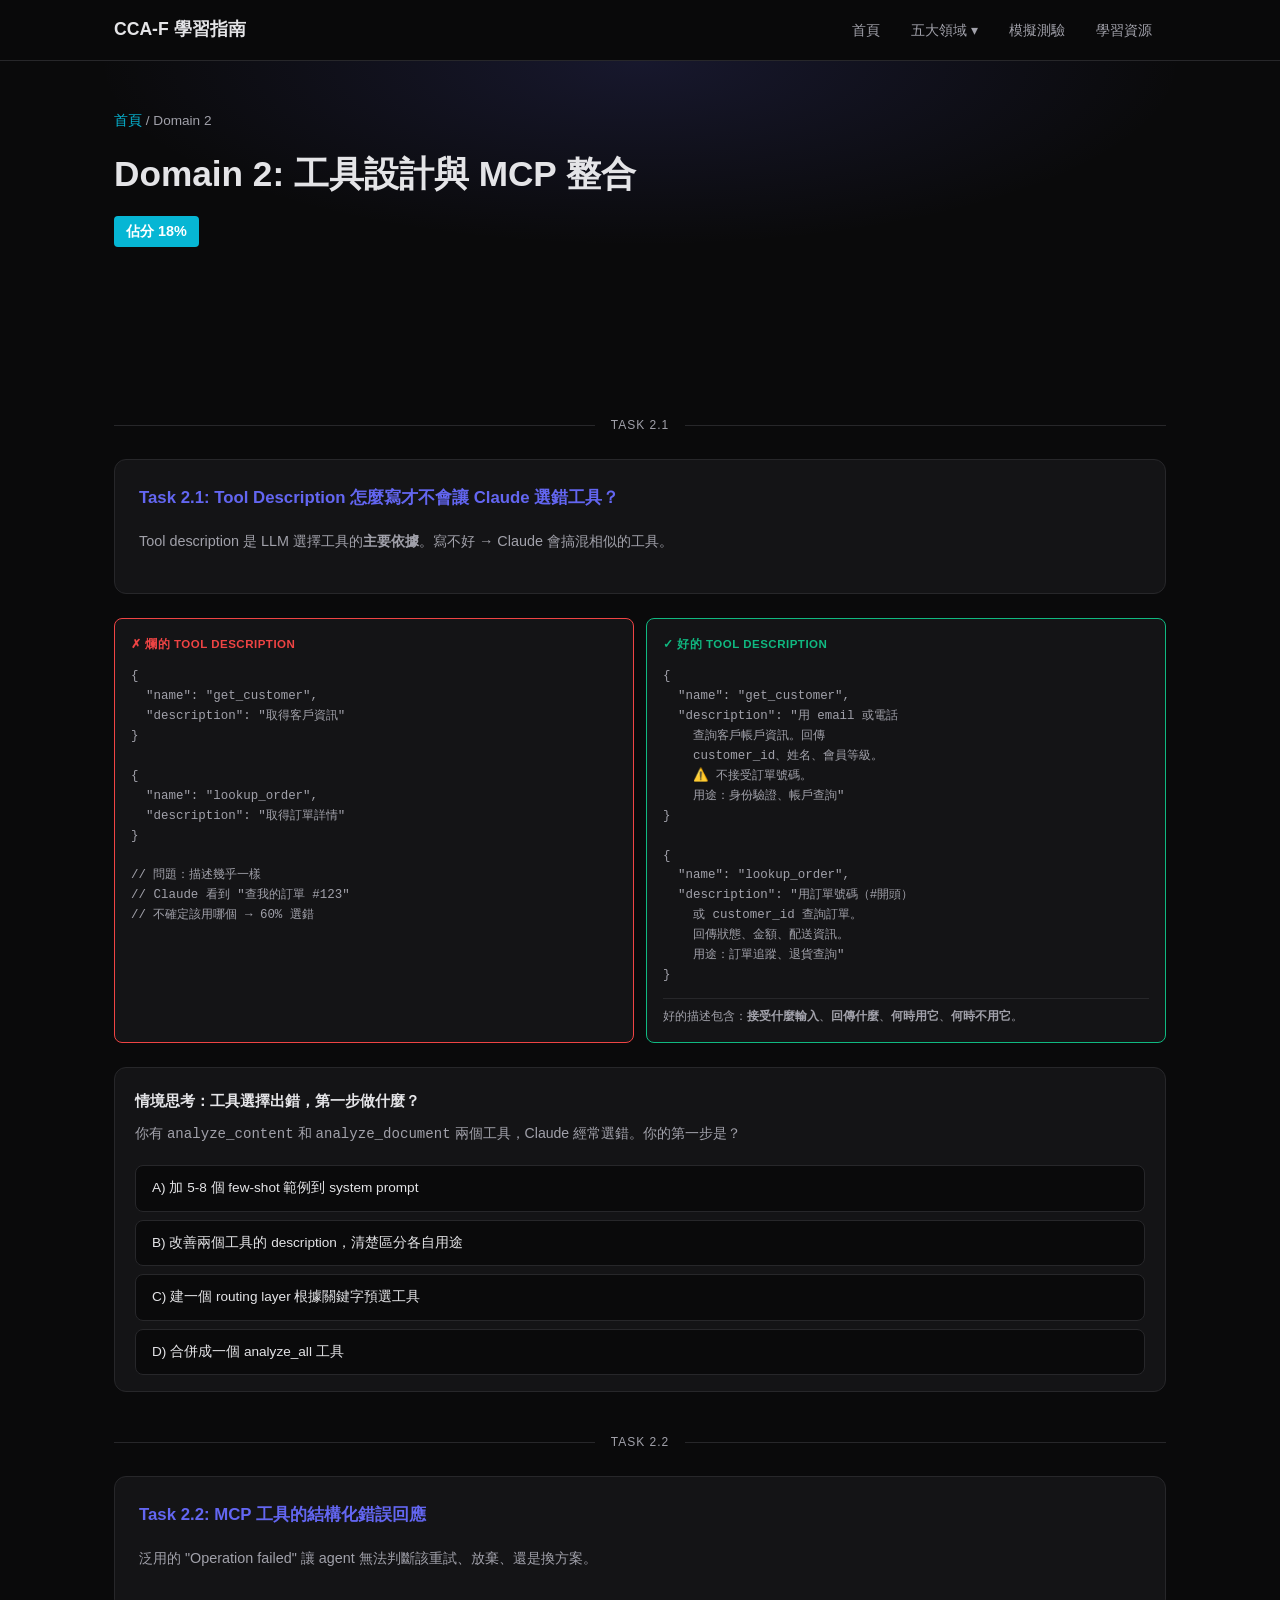
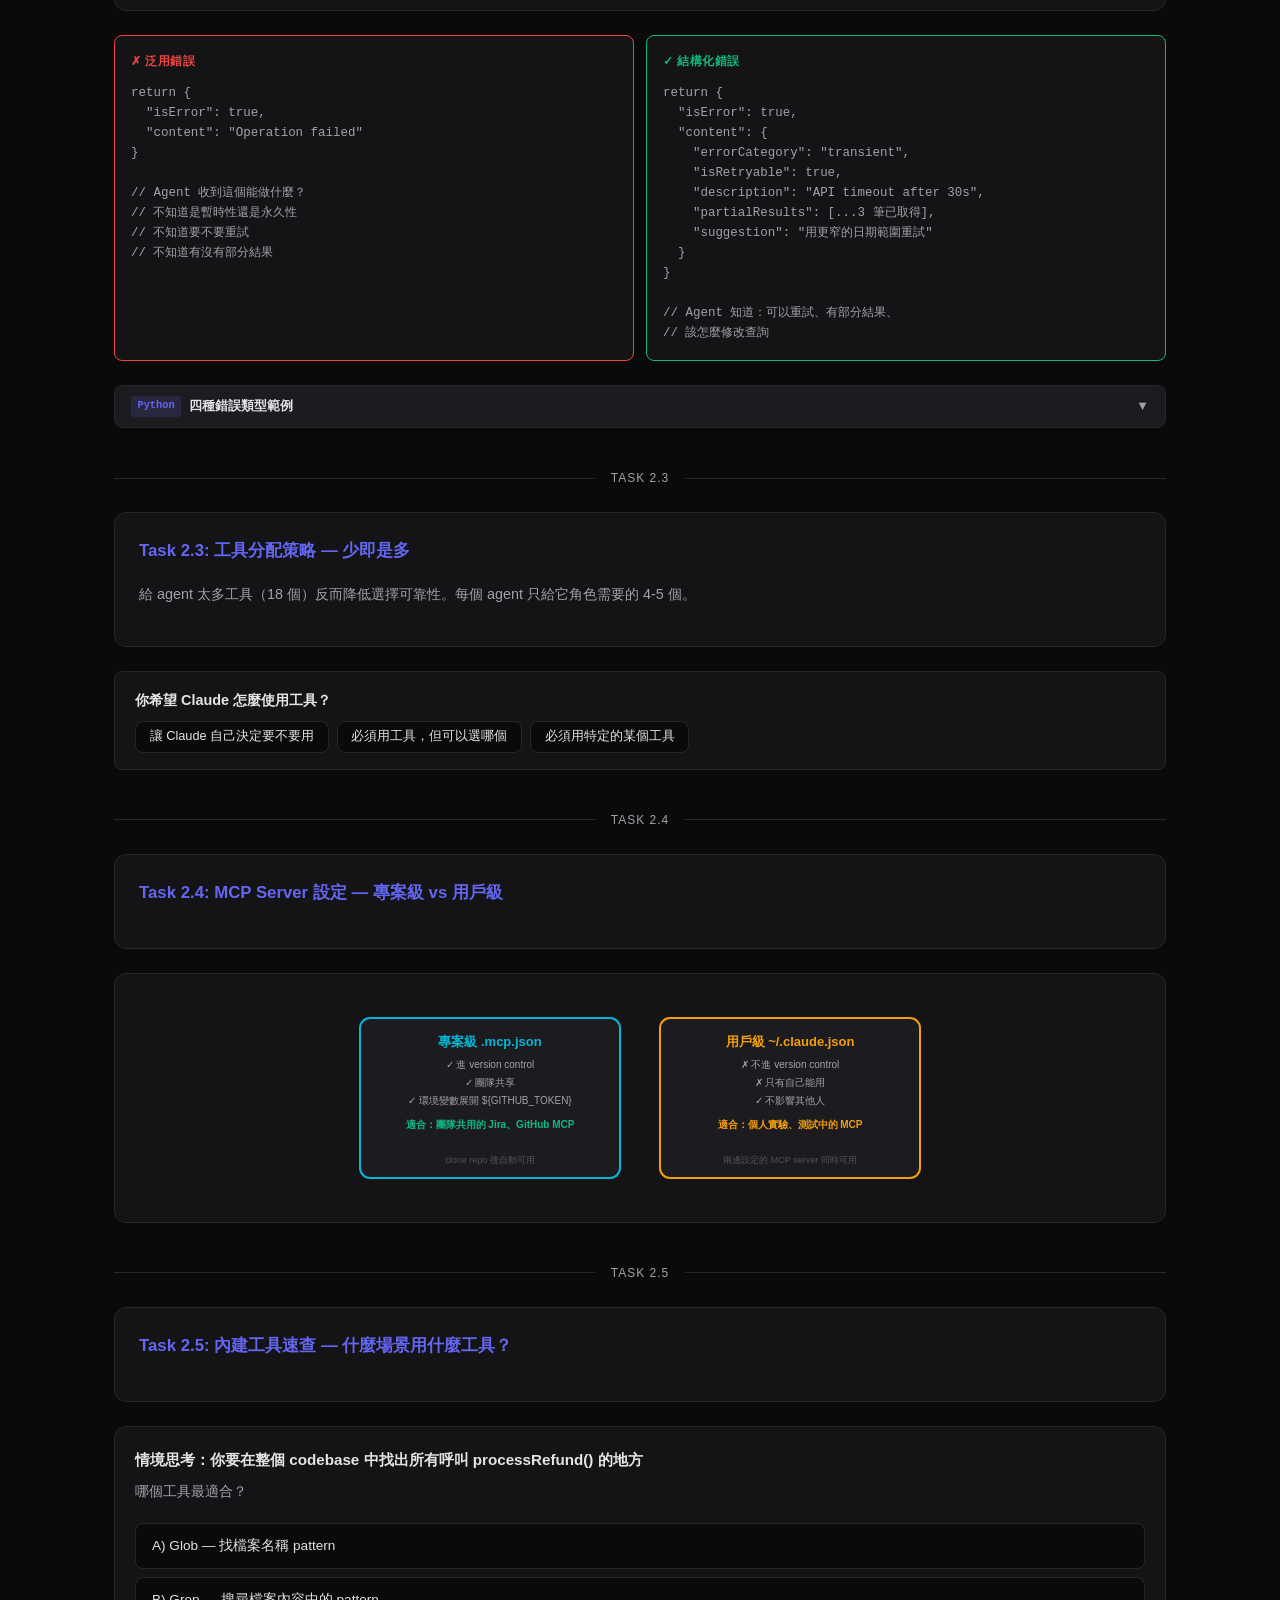
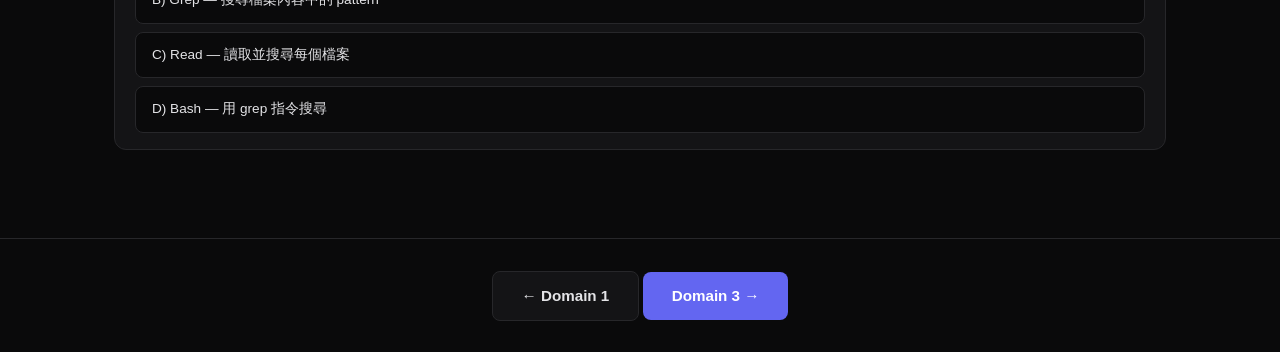
<file: domain2.html>
<!DOCTYPE html>
<html lang="zh-Hant">
<head>
  <meta charset="UTF-8">
  <meta name="viewport" content="width=device-width, initial-scale=1.0">
  <title>D2: 工具設計與 MCP 整合 | CCA-F 學習指南</title>
  <link rel="stylesheet" href="css/style.css">
</head>
<body>
  <nav class="navbar">
    <div class="container nav-container">
      <a href="index.html" class="nav-logo">CCA-F 學習指南</a>
      <button class="nav-toggle" aria-label="切換選單">☰</button>
      <ul class="nav-links">
        <li><a href="index.html">首頁</a></li>
        <li class="dropdown">
          <a href="#" class="dropdown-toggle">五大領域 ▾</a>
          <ul class="dropdown-menu">
            <li><a href="domain1.html">D1: Agentic 架構</a></li>
            <li><a href="domain2.html" class="active">D2: 工具與 MCP</a></li>
            <li><a href="domain3.html">D3: Claude Code</a></li>
            <li><a href="domain4.html">D4: Prompt 工程</a></li>
            <li><a href="domain5.html">D5: Context 管理</a></li>
          </ul>
        </li>
        <li><a href="quiz.html">模擬測驗</a></li>
        <li><a href="resources.html">學習資源</a></li>
      </ul>
    </div>
  </nav>

  <header class="page-header" style="--accent: #06b6d4">
    <div class="container">
      <div class="breadcrumb"><a href="index.html">首頁</a> / Domain 2</div>
      <h1>Domain 2: 工具設計與 MCP 整合</h1>
      <div class="weight-badge" style="background: #06b6d4">佔分 18%</div>
    </div>
  </header>

  <section class="task-section">
    <div class="container">

      <!-- ==================== TASK 2.1 ==================== -->
      <div class="section-divider">Task 2.1</div>
      <div class="task-card">
        <h3>Task 2.1: Tool Description 怎麼寫才不會讓 Claude 選錯工具？</h3>
        <p style="color: var(--text-dim); font-size: 0.9rem; margin-bottom: 1rem;">
          Tool description 是 LLM 選擇工具的<strong>主要依據</strong>。寫不好 → Claude 會搞混相似的工具。
        </p>
      </div>

      <!-- Before/After: Tool Descriptions -->
      <div class="compare-card">
        <div class="compare-grid">
          <div class="compare-side bad">
            <div class="compare-label">✗ 爛的 Tool Description</div>
<pre>{
  "name": "get_customer",
  "description": "取得客戶資訊"
}

{
  "name": "lookup_order",
  "description": "取得訂單詳情"
}

// 問題：描述幾乎一樣
// Claude 看到 "查我的訂單 #123"
// 不確定該用哪個 → 60% 選錯</pre>
          </div>
          <div class="compare-side good">
            <div class="compare-label">✓ 好的 Tool Description</div>
<pre>{
  "name": "get_customer",
  "description": "用 email 或電話
    查詢客戶帳戶資訊。回傳
    customer_id、姓名、會員等級。
    ⚠️ 不接受訂單號碼。
    用途：身份驗證、帳戶查詢"
}

{
  "name": "lookup_order",
  "description": "用訂單號碼（#開頭）
    或 customer_id 查詢訂單。
    回傳狀態、金額、配送資訊。
    用途：訂單追蹤、退貨查詢"
}</pre>
            <div class="compare-annotation">
              好的描述包含：<strong>接受什麼輸入</strong>、<strong>回傳什麼</strong>、<strong>何時用它</strong>、<strong>何時不用它</strong>。
            </div>
          </div>
        </div>
      </div>

      <!-- Think Card -->
      <div class="think-card">
        <div class="think-scenario">
          <h4>情境思考：工具選擇出錯，第一步做什麼？</h4>
          <p>你有 <code>analyze_content</code> 和 <code>analyze_document</code> 兩個工具，Claude 經常選錯。你的第一步是？</p>
        </div>
        <div class="think-options">
          <button class="think-opt" data-correct="false" onclick="handleThink(this)">A) 加 5-8 個 few-shot 範例到 system prompt</button>
          <button class="think-opt" data-correct="true" onclick="handleThink(this)">B) 改善兩個工具的 description，清楚區分各自用途</button>
          <button class="think-opt" data-correct="false" onclick="handleThink(this)">C) 建一個 routing layer 根據關鍵字預選工具</button>
          <button class="think-opt" data-correct="false" onclick="handleThink(this)">D) 合併成一個 analyze_all 工具</button>
        </div>
        <div class="think-reveal">
          <strong>B — 改 description 是第一步。</strong>低成本、高效果、直接解決根因。<br><br>
          更好的做法：重命名工具消除功能重疊，例如 <code>analyze_content</code> → <code>extract_web_results</code>。或者拆成更專精的工具：<code>extract_data_points</code>、<code>summarize_content</code>、<code>verify_claim_against_source</code>。
        </div>
      </div>

      <!-- ==================== TASK 2.2 ==================== -->
      <div class="section-divider">Task 2.2</div>
      <div class="task-card">
        <h3>Task 2.2: MCP 工具的結構化錯誤回應</h3>
        <p style="color: var(--text-dim); font-size: 0.9rem; margin-bottom: 1rem;">
          泛用的 "Operation failed" 讓 agent 無法判斷該重試、放棄、還是換方案。
        </p>
      </div>

      <!-- Before/After: Error Responses -->
      <div class="compare-card">
        <div class="compare-grid">
          <div class="compare-side bad">
            <div class="compare-label">✗ 泛用錯誤</div>
<pre>return {
  "isError": true,
  "content": "Operation failed"
}

// Agent 收到這個能做什麼？
// 不知道是暫時性還是永久性
// 不知道要不要重試
// 不知道有沒有部分結果</pre>
          </div>
          <div class="compare-side good">
            <div class="compare-label">✓ 結構化錯誤</div>
<pre>return {
  "isError": true,
  "content": {
    "errorCategory": "transient",
    "isRetryable": true,
    "description": "API timeout after 30s",
    "partialResults": [...3 筆已取得],
    "suggestion": "用更窄的日期範圍重試"
  }
}

// Agent 知道：可以重試、有部分結果、
// 該怎麼修改查詢</pre>
          </div>
        </div>
      </div>

      <div class="code-example">
        <div class="code-header" onclick="this.parentElement.classList.toggle('open')">
          <span class="code-title"><span class="code-lang">Python</span> 四種錯誤類型範例</span>
          <span class="code-toggle">▼</span>
        </div>
        <div class="code-body">
<pre><span class="hl-cm"># 暫時性錯誤 → 可重試</span>
{ <span class="hl-key">"errorCategory"</span>: <span class="hl-str">"transient"</span>, <span class="hl-key">"isRetryable"</span>: <span class="hl-num">True</span>,
  <span class="hl-key">"description"</span>: <span class="hl-str">"Database connection timeout"</span> }

<span class="hl-cm"># 驗證錯誤 → 修正輸入後可重試</span>
{ <span class="hl-key">"errorCategory"</span>: <span class="hl-str">"validation"</span>, <span class="hl-key">"isRetryable"</span>: <span class="hl-num">True</span>,
  <span class="hl-key">"description"</span>: <span class="hl-str">"日期格式錯誤，預期 YYYY-MM-DD"</span> }

<span class="hl-cm"># 業務錯誤 → 不可重試，需要告訴用戶</span>
{ <span class="hl-key">"errorCategory"</span>: <span class="hl-str">"business"</span>, <span class="hl-key">"isRetryable"</span>: <span class="hl-num">False</span>,
  <span class="hl-key">"description"</span>: <span class="hl-str">"退款超過 $500 上限，需人工審核"</span>,
  <span class="hl-key">"customerMessage"</span>: <span class="hl-str">"此金額需要主管核准，已轉交處理"</span> }

<span class="hl-cm"># 權限錯誤 → 不可重試</span>
{ <span class="hl-key">"errorCategory"</span>: <span class="hl-str">"permission"</span>, <span class="hl-key">"isRetryable"</span>: <span class="hl-num">False</span>,
  <span class="hl-key">"description"</span>: <span class="hl-str">"此 agent 無權存取財務資料"</span> }

<span class="hl-cm"># ⚠️ 重要區分：</span>
<span class="hl-cm"># 「存取失敗」（timeout）≠「合法空結果」（查詢成功但沒匹配）</span>
<span class="hl-cm"># 空結果不是錯誤！不要設 isError: true</span></pre>
        </div>
      </div>

      <!-- ==================== TASK 2.3 ==================== -->
      <div class="section-divider">Task 2.3</div>
      <div class="task-card">
        <h3>Task 2.3: 工具分配策略 — 少即是多</h3>
        <p style="color: var(--text-dim); font-size: 0.9rem; margin-bottom: 1rem;">
          給 agent 太多工具（18 個）反而降低選擇可靠性。每個 agent 只給它角色需要的 4-5 個。
        </p>
      </div>

      <!-- Decision Tree: tool_choice -->
      <div class="decision-tree" id="dt-tool-choice">
        <div class="dt-node">
          <div class="dt-question">你希望 Claude 怎麼使用工具？</div>
          <div class="dt-choices">
            <button class="dt-choice" onclick="showDtResult('tc-1', this)">讓 Claude 自己決定要不要用</button>
            <button class="dt-choice" onclick="showDtResult('tc-2', this)">必須用工具，但可以選哪個</button>
            <button class="dt-choice" onclick="showDtResult('tc-3', this)">必須用特定的某個工具</button>
          </div>
        </div>
        <div class="dt-result" id="tc-1">
          <strong>→ <code>tool_choice: "auto"</code></strong>（預設值）<br>
          Claude 可以選擇用工具或直接回覆文字。適合一般對話場景。<br>
          <strong>風險：</strong>Claude 可能跳過工具直接回答，造成回覆不準確。
        </div>
        <div class="dt-result" id="tc-2">
          <strong>→ <code>tool_choice: "any"</code></strong><br>
          保證 Claude 一定會呼叫某個工具，但由它選擇哪一個。<br>
          <strong>適合：</strong>多個 extraction schema 且文件類型未知時，保證結構化輸出。
        </div>
        <div class="dt-result" id="tc-3">
          <strong>→ <code>tool_choice: {"type": "tool", "name": "extract_metadata"}</code></strong><br>
          強制呼叫特定工具。適合流程中必須先跑某步驟的場景。<br>
          <strong>適合：</strong>必須先跑 <code>extract_metadata</code> 再跑 enrichment 的 pipeline。
        </div>
      </div>

      <!-- ==================== TASK 2.4 ==================== -->
      <div class="section-divider">Task 2.4</div>
      <div class="task-card">
        <h3>Task 2.4: MCP Server 設定 — 專案級 vs 用戶級</h3>
      </div>

      <!-- SVG: MCP Scoping -->
      <div class="flow-diagram">
        <svg viewBox="0 0 600 200" fill="none" xmlns="http://www.w3.org/2000/svg" style="max-width: 600px;">
          <g class="flow-step">
            <rect x="20" y="20" width="260" height="160" rx="10" fill="#1c1c20" stroke="#06b6d4" stroke-width="2"/>
            <text x="150" y="48" text-anchor="middle" fill="#06b6d4" font-size="13" font-weight="700">專案級 .mcp.json</text>
            <text x="150" y="70" text-anchor="middle" fill="#a1a1aa" font-size="10">✓ 進 version control</text>
            <text x="150" y="88" text-anchor="middle" fill="#a1a1aa" font-size="10">✓ 團隊共享</text>
            <text x="150" y="106" text-anchor="middle" fill="#a1a1aa" font-size="10">✓ 環境變數展開 ${GITHUB_TOKEN}</text>
            <text x="150" y="130" text-anchor="middle" fill="#10b981" font-size="10" font-weight="600">適合：團隊共用的 Jira、GitHub MCP</text>
            <text x="150" y="165" text-anchor="middle" fill="#52525b" font-size="9">clone repo 後自動可用</text>
          </g>
          <g class="flow-step">
            <rect x="320" y="20" width="260" height="160" rx="10" fill="#1c1c20" stroke="#f59e0b" stroke-width="2"/>
            <text x="450" y="48" text-anchor="middle" fill="#f59e0b" font-size="13" font-weight="700">用戶級 ~/.claude.json</text>
            <text x="450" y="70" text-anchor="middle" fill="#a1a1aa" font-size="10">✗ 不進 version control</text>
            <text x="450" y="88" text-anchor="middle" fill="#a1a1aa" font-size="10">✗ 只有自己能用</text>
            <text x="450" y="106" text-anchor="middle" fill="#a1a1aa" font-size="10">✓ 不影響其他人</text>
            <text x="450" y="130" text-anchor="middle" fill="#f59e0b" font-size="10" font-weight="600">適合：個人實驗、測試中的 MCP</text>
            <text x="450" y="165" text-anchor="middle" fill="#52525b" font-size="9">兩邊設定的 MCP server 同時可用</text>
          </g>
        </svg>
      </div>

      <!-- ==================== TASK 2.5 ==================== -->
      <div class="section-divider">Task 2.5</div>
      <div class="task-card">
        <h3>Task 2.5: 內建工具速查 — 什麼場景用什麼工具？</h3>
      </div>

      <div class="think-card">
        <div class="think-scenario">
          <h4>情境思考：你要在整個 codebase 中找出所有呼叫 processRefund() 的地方</h4>
          <p>哪個工具最適合？</p>
        </div>
        <div class="think-options">
          <button class="think-opt" data-correct="false" onclick="handleThink(this)">A) Glob — 找檔案名稱 pattern</button>
          <button class="think-opt" data-correct="true" onclick="handleThink(this)">B) Grep — 搜尋檔案內容中的 pattern</button>
          <button class="think-opt" data-correct="false" onclick="handleThink(this)">C) Read — 讀取並搜尋每個檔案</button>
          <button class="think-opt" data-correct="false" onclick="handleThink(this)">D) Bash — 用 grep 指令搜尋</button>
        </div>
        <div class="think-reveal">
          <strong>B — Grep。</strong>搜尋檔案<em>內容</em>中的 pattern 就用 Grep。<br><br>
          <strong>速記：</strong><br>
          <code>Grep</code> = 搜尋<strong>內容</strong>（函式名稱、錯誤訊息、import）<br>
          <code>Glob</code> = 搜尋<strong>檔案名</strong>（<code>**/*.test.tsx</code>）<br>
          <code>Read</code> = 讀完整檔案 / <code>Edit</code> = 精準修改<br>
          <code>Bash</code> = 只用在系統指令，有專用工具時不用 Bash
        </div>
      </div>

    </div>
  </section>

  <footer class="footer">
    <div class="container">
      <p>
        <a href="domain1.html" class="btn btn-secondary">← Domain 1</a>
        <a href="domain3.html" class="btn btn-primary">Domain 3 →</a>
      </p>
    </div>
  </footer>

  <script src="js/main.js"></script>
  <script>
    function handleThink(btn) {
      const card = btn.closest('.think-card');
      const reveal = card.querySelector('.think-reveal');
      card.querySelectorAll('.think-opt').forEach(o => {
        o.disabled = true;
        o.classList.add(o.dataset.correct === 'true' ? 'correct' : 'wrong');
      });
      reveal.classList.add('show');
    }
    function showDtResult(id, btn) {
      const tree = btn.closest('.decision-tree');
      tree.querySelectorAll('.dt-result').forEach(r => r.classList.remove('show'));
      tree.querySelectorAll('.dt-choice').forEach(c => c.classList.remove('selected'));
      btn.classList.add('selected');
      document.getElementById(id).classList.add('show');
    }
  </script>
</body>
</html>
</file>
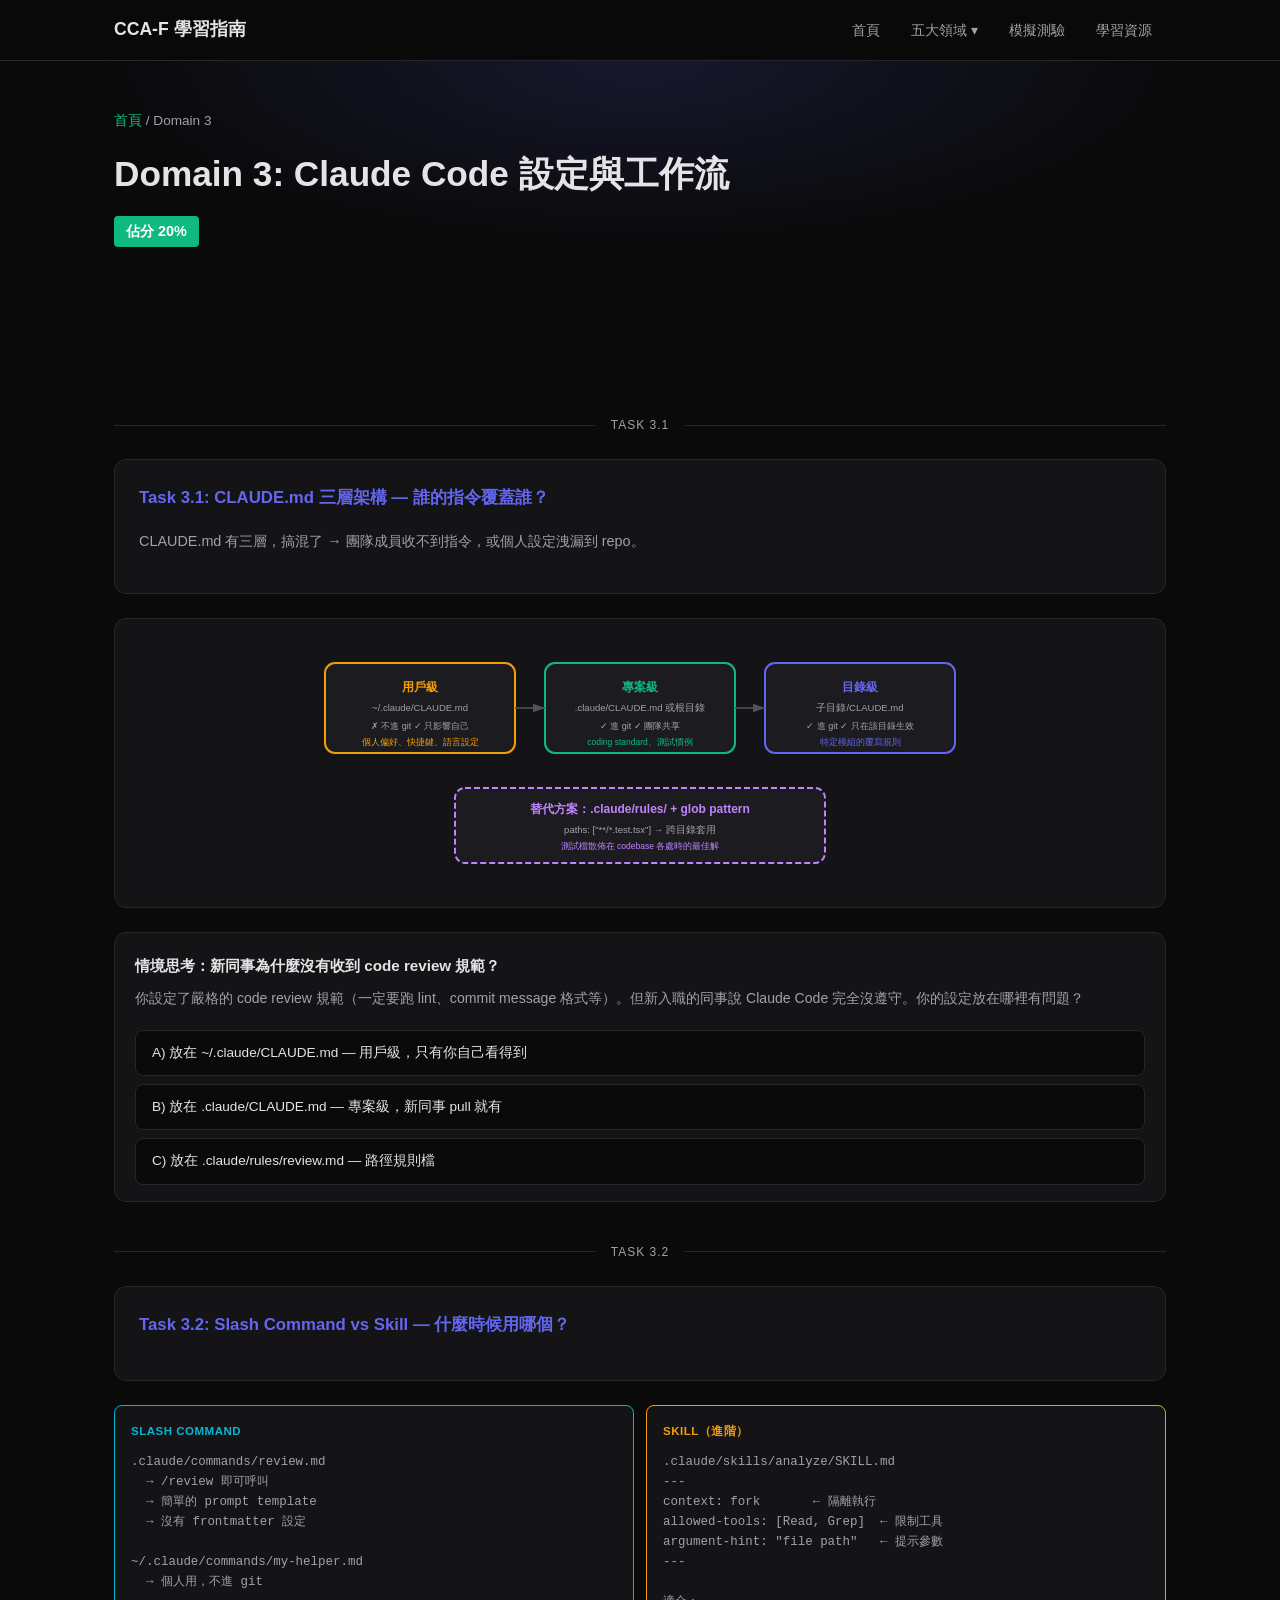
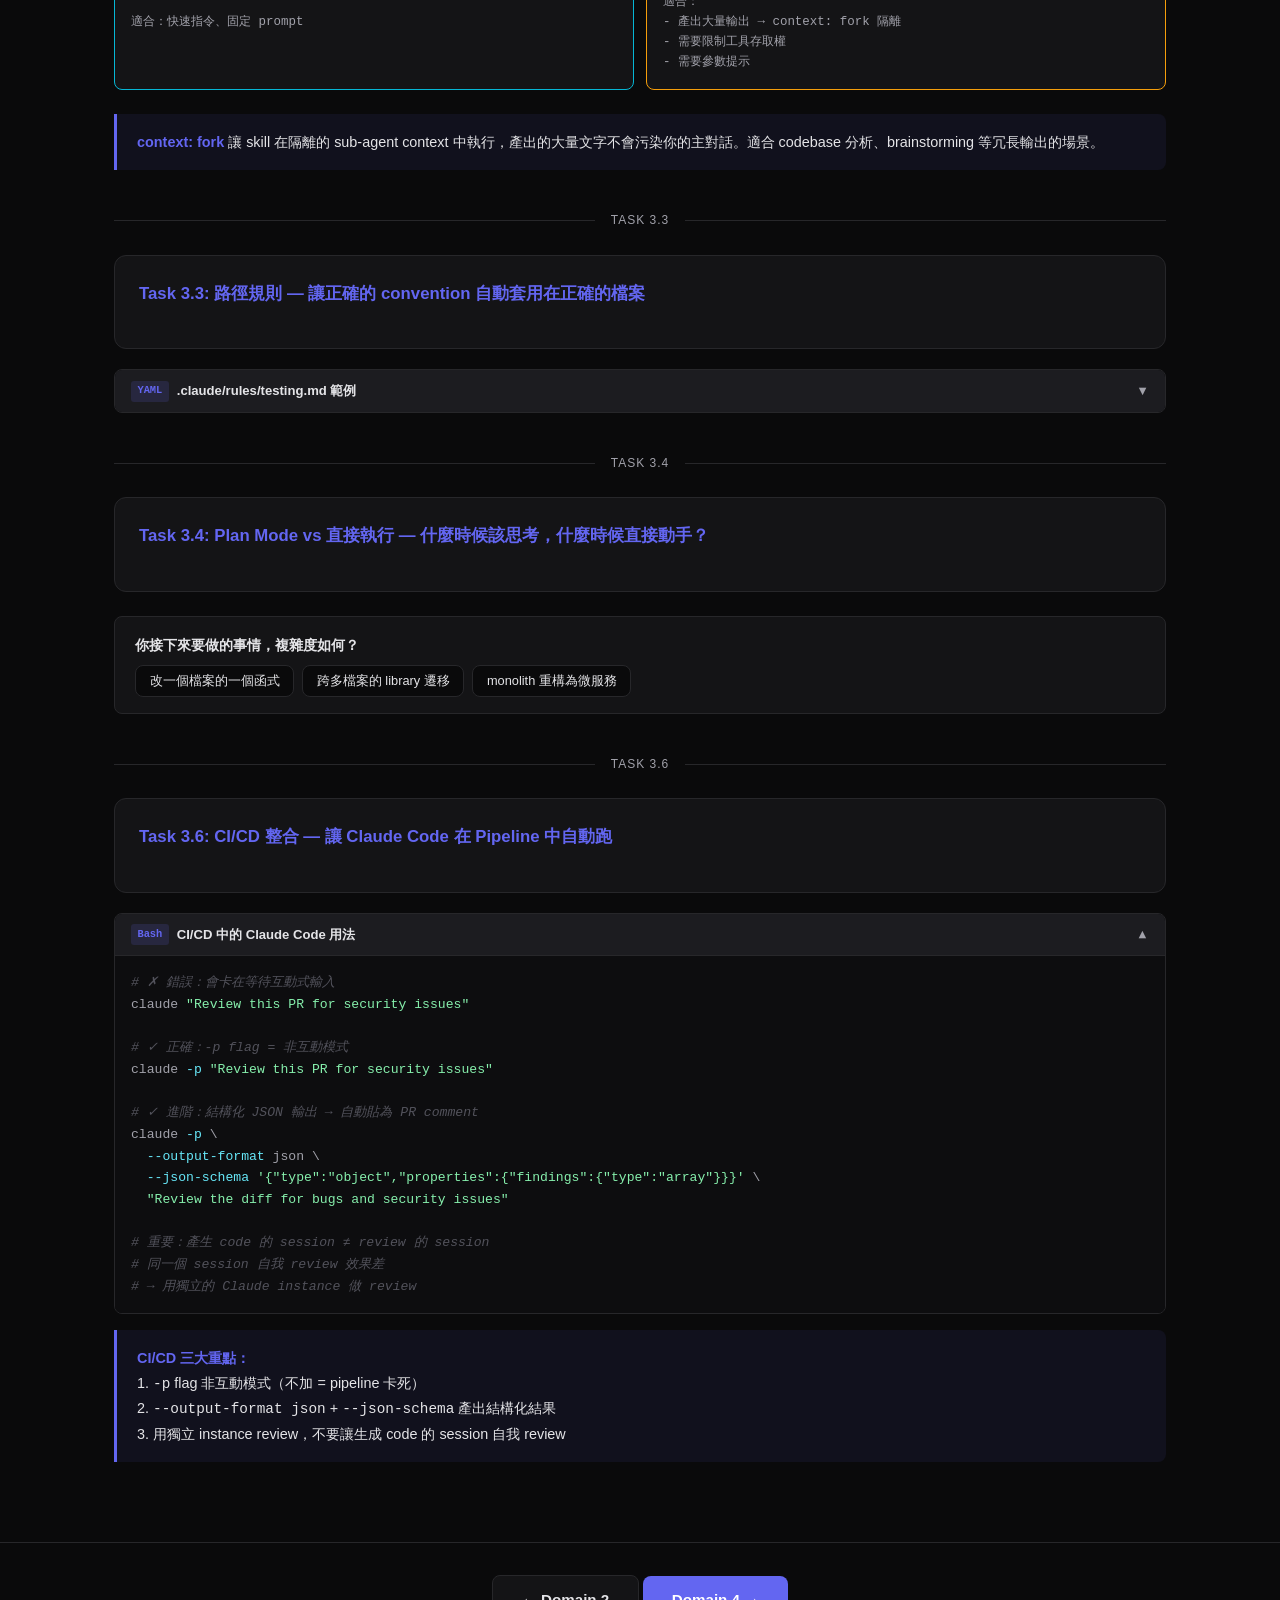
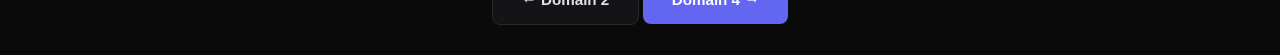
<file: domain3.html>
<!DOCTYPE html>
<html lang="zh-Hant">
<head>
  <meta charset="UTF-8">
  <meta name="viewport" content="width=device-width, initial-scale=1.0">
  <title>D3: Claude Code 設定與工作流 | CCA-F 學習指南</title>
  <link rel="stylesheet" href="css/style.css">
</head>
<body>
  <nav class="navbar">
    <div class="container nav-container">
      <a href="index.html" class="nav-logo">CCA-F 學習指南</a>
      <button class="nav-toggle" aria-label="切換選單">☰</button>
      <ul class="nav-links">
        <li><a href="index.html">首頁</a></li>
        <li class="dropdown">
          <a href="#" class="dropdown-toggle">五大領域 ▾</a>
          <ul class="dropdown-menu">
            <li><a href="domain1.html">D1: Agentic 架構</a></li>
            <li><a href="domain2.html">D2: 工具與 MCP</a></li>
            <li><a href="domain3.html" class="active">D3: Claude Code</a></li>
            <li><a href="domain4.html">D4: Prompt 工程</a></li>
            <li><a href="domain5.html">D5: Context 管理</a></li>
          </ul>
        </li>
        <li><a href="quiz.html">模擬測驗</a></li>
        <li><a href="resources.html">學習資源</a></li>
      </ul>
    </div>
  </nav>

  <header class="page-header" style="--accent: #10b981">
    <div class="container">
      <div class="breadcrumb"><a href="index.html">首頁</a> / Domain 3</div>
      <h1>Domain 3: Claude Code 設定與工作流</h1>
      <div class="weight-badge" style="background: #10b981">佔分 20%</div>
    </div>
  </header>

  <section class="task-section">
    <div class="container">

      <!-- ==================== TASK 3.1 ==================== -->
      <div class="section-divider">Task 3.1</div>
      <div class="task-card">
        <h3>Task 3.1: CLAUDE.md 三層架構 — 誰的指令覆蓋誰？</h3>
        <p style="color: var(--text-dim); font-size: 0.9rem; margin-bottom: 1rem;">
          CLAUDE.md 有三層，搞混了 → 團隊成員收不到指令，或個人設定洩漏到 repo。
        </p>
      </div>

      <!-- SVG: CLAUDE.md Hierarchy -->
      <div class="flow-diagram">
        <svg viewBox="0 0 650 240" fill="none" xmlns="http://www.w3.org/2000/svg" style="max-width: 650px;">
          <!-- User level -->
          <g class="flow-step">
            <rect x="10" y="20" width="190" height="90" rx="10" fill="#1c1c20" stroke="#f59e0b" stroke-width="2"/>
            <text x="105" y="48" text-anchor="middle" fill="#f59e0b" font-size="12" font-weight="700">用戶級</text>
            <text x="105" y="68" text-anchor="middle" fill="#a1a1aa" font-size="9.5">~/.claude/CLAUDE.md</text>
            <text x="105" y="86" text-anchor="middle" fill="#a1a1aa" font-size="9">✗ 不進 git  ✓ 只影響自己</text>
            <text x="105" y="102" text-anchor="middle" fill="#f59e0b" font-size="8.5">個人偏好、快捷鍵、語言設定</text>
          </g>
          <!-- Project level -->
          <g class="flow-step">
            <rect x="230" y="20" width="190" height="90" rx="10" fill="#1c1c20" stroke="#10b981" stroke-width="2"/>
            <text x="325" y="48" text-anchor="middle" fill="#10b981" font-size="12" font-weight="700">專案級</text>
            <text x="325" y="68" text-anchor="middle" fill="#a1a1aa" font-size="9.5">.claude/CLAUDE.md 或根目錄</text>
            <text x="325" y="86" text-anchor="middle" fill="#a1a1aa" font-size="9">✓ 進 git  ✓ 團隊共享</text>
            <text x="325" y="102" text-anchor="middle" fill="#10b981" font-size="8.5">coding standard、測試慣例</text>
          </g>
          <!-- Directory level -->
          <g class="flow-step">
            <rect x="450" y="20" width="190" height="90" rx="10" fill="#1c1c20" stroke="#6366f1" stroke-width="2"/>
            <text x="545" y="48" text-anchor="middle" fill="#6366f1" font-size="12" font-weight="700">目錄級</text>
            <text x="545" y="68" text-anchor="middle" fill="#a1a1aa" font-size="9.5">子目錄/CLAUDE.md</text>
            <text x="545" y="86" text-anchor="middle" fill="#a1a1aa" font-size="9">✓ 進 git  ✓ 只在該目錄生效</text>
            <text x="545" y="102" text-anchor="middle" fill="#6366f1" font-size="8.5">特定模組的覆寫規則</text>
          </g>
          <!-- Arrows -->
          <g class="flow-step">
            <line x1="200" y1="65" x2="230" y2="65" stroke="#52525b" stroke-width="1.5" marker-end="url(#arrowD)"/>
            <line x1="420" y1="65" x2="450" y2="65" stroke="#52525b" stroke-width="1.5" marker-end="url(#arrowD)"/>
          </g>
          <!-- .claude/rules/ alternative -->
          <g class="flow-step">
            <rect x="140" y="145" width="370" height="75" rx="10" fill="#1c1c20" stroke="#c084fc" stroke-width="2" stroke-dasharray="6 3"/>
            <text x="325" y="170" text-anchor="middle" fill="#c084fc" font-size="12" font-weight="700">替代方案：.claude/rules/ + glob pattern</text>
            <text x="325" y="190" text-anchor="middle" fill="#a1a1aa" font-size="9.5">paths: ["**/*.test.tsx"] → 跨目錄套用</text>
            <text x="325" y="206" text-anchor="middle" fill="#c084fc" font-size="8.5">測試檔散佈在 codebase 各處時的最佳解</text>
          </g>
          <defs><marker id="arrowD" viewBox="0 0 10 7" refX="10" refY="3.5" markerWidth="8" markerHeight="6" orient="auto"><polygon points="0 0, 10 3.5, 0 7" fill="#52525b"/></marker></defs>
        </svg>
      </div>

      <div class="think-card">
        <div class="think-scenario">
          <h4>情境思考：新同事為什麼沒有收到 code review 規範？</h4>
          <p>你設定了嚴格的 code review 規範（一定要跑 lint、commit message 格式等）。但新入職的同事說 Claude Code 完全沒遵守。你的設定放在哪裡有問題？</p>
        </div>
        <div class="think-options">
          <button class="think-opt" data-correct="true" onclick="handleThink(this)">A) 放在 ~/.claude/CLAUDE.md — 用戶級，只有你自己看得到</button>
          <button class="think-opt" data-correct="false" onclick="handleThink(this)">B) 放在 .claude/CLAUDE.md — 專案級，新同事 pull 就有</button>
          <button class="think-opt" data-correct="false" onclick="handleThink(this)">C) 放在 .claude/rules/review.md — 路徑規則檔</button>
        </div>
        <div class="think-reveal">
          <strong>A 是問題所在。</strong><code>~/.claude/CLAUDE.md</code> 是用戶級設定，不進 version control，新同事的機器上根本沒有這個檔案。<br><br>
          <strong>修正：</strong>把團隊共享的規範移到專案級 <code>.claude/CLAUDE.md</code> 或 <code>.claude/rules/</code>，這樣 clone repo 就自動套用。
        </div>
      </div>

      <!-- ==================== TASK 3.2 ==================== -->
      <div class="section-divider">Task 3.2</div>
      <div class="task-card">
        <h3>Task 3.2: Slash Command vs Skill — 什麼時候用哪個？</h3>
      </div>

      <div class="compare-card">
        <div class="compare-grid">
          <div class="compare-side good" style="border-color: #06b6d4;">
            <div class="compare-label" style="color: #06b6d4;">Slash Command</div>
<pre>.claude/commands/review.md
  → /review 即可呼叫
  → 簡單的 prompt template
  → 沒有 frontmatter 設定

~/.claude/commands/my-helper.md
  → 個人用，不進 git

適合：快速指令、固定 prompt</pre>
          </div>
          <div class="compare-side good" style="border-color: #f59e0b;">
            <div class="compare-label" style="color: #f59e0b;">Skill（進階）</div>
<pre>.claude/skills/analyze/SKILL.md
---
context: fork       ← 隔離執行
allowed-tools: [Read, Grep]  ← 限制工具
argument-hint: "file path"   ← 提示參數
---

適合：
- 產出大量輸出 → context: fork 隔離
- 需要限制工具存取權
- 需要參數提示</pre>
          </div>
        </div>
      </div>

      <div class="key-concept">
        <strong>context: fork</strong> 讓 skill 在隔離的 sub-agent context 中執行，產出的大量文字不會污染你的主對話。適合 codebase 分析、brainstorming 等冗長輸出的場景。
      </div>

      <!-- ==================== TASK 3.3 ==================== -->
      <div class="section-divider">Task 3.3</div>
      <div class="task-card">
        <h3>Task 3.3: 路徑規則 — 讓正確的 convention 自動套用在正確的檔案</h3>
      </div>

      <div class="code-example">
        <div class="code-header" onclick="this.parentElement.classList.toggle('open')">
          <span class="code-title"><span class="code-lang">YAML</span> .claude/rules/testing.md 範例</span>
          <span class="code-toggle">▼</span>
        </div>
        <div class="code-body">
<pre><span class="hl-cm"># 檔案：.claude/rules/testing.md</span>
---
<span class="hl-key">paths</span>:
  - <span class="hl-str">"**/*.test.tsx"</span>    <span class="hl-cm"># 所有 React 測試</span>
  - <span class="hl-str">"**/*.test.ts"</span>     <span class="hl-cm"># 所有 TS 測試</span>
  - <span class="hl-str">"**/*.spec.ts"</span>     <span class="hl-cm"># spec 格式測試</span>
---

<span class="hl-cm"># 只有在編輯匹配的檔案時才載入這些規則</span>
<span class="hl-cm"># → 減少不相關 context，省 token</span>

測試撰寫規範：
- 使用 describe/it 結構
- mock 外部 API，不 mock database
- 每個 test case 用 AAA 模式 (Arrange-Act-Assert)
- 測試名稱描述行為，不描述實作

<span class="hl-cm"># 為什麼用 .claude/rules/ 而不是子目錄 CLAUDE.md？</span>
<span class="hl-cm"># 因為 test 檔散佈在整個 codebase：</span>
<span class="hl-cm">#   src/components/Button.test.tsx</span>
<span class="hl-cm">#   src/api/auth.test.ts</span>
<span class="hl-cm">#   src/utils/date.spec.ts</span>
<span class="hl-cm"># 子目錄 CLAUDE.md 無法跨目錄套用！</span></pre>
        </div>
      </div>

      <!-- ==================== TASK 3.4 ==================== -->
      <div class="section-divider">Task 3.4</div>
      <div class="task-card">
        <h3>Task 3.4: Plan Mode vs 直接執行 — 什麼時候該思考，什麼時候直接動手？</h3>
      </div>

      <div class="decision-tree" id="dt-plan">
        <div class="dt-node">
          <div class="dt-question">你接下來要做的事情，複雜度如何？</div>
          <div class="dt-choices">
            <button class="dt-choice" onclick="showDtResult('plan-1', this)">改一個檔案的一個函式</button>
            <button class="dt-choice" onclick="showDtResult('plan-2', this)">跨多檔案的 library 遷移</button>
            <button class="dt-choice" onclick="showDtResult('plan-3', this)">monolith 重構為微服務</button>
          </div>
        </div>
        <div class="dt-result" id="plan-1">
          <strong>→ 直接執行。</strong><br>
          範圍明確、改動小、不需要探索。直接寫 code 比規劃更快。<br>
          例如：加一個日期驗證條件、修一個有 stack trace 的 bug。
        </div>
        <div class="dt-result" id="plan-2">
          <strong>→ 先 Plan Mode 調查，再直接執行。</strong><br>
          需要先理解哪些檔案受影響、有什麼依賴。Plan Mode 探索 → 確認方案 → 切回直接執行實作。<br>
          用 <code>Explore</code> subagent 做冗長的探索，避免塞爆主 session 的 context。
        </div>
        <div class="dt-result" id="plan-3">
          <strong>→ 一定要 Plan Mode。</strong><br>
          多種可行方案、架構決策、數十個檔案。<strong>不先規劃就動手 = 昂貴的返工。</strong><br>
          Plan Mode 讓你安全探索 codebase 和設計方案，不會產生任何實際變更。
        </div>
      </div>

      <!-- ==================== TASK 3.6 ==================== -->
      <div class="section-divider">Task 3.6</div>
      <div class="task-card">
        <h3>Task 3.6: CI/CD 整合 — 讓 Claude Code 在 Pipeline 中自動跑</h3>
      </div>

      <div class="code-example open">
        <div class="code-header" onclick="this.parentElement.classList.toggle('open')">
          <span class="code-title"><span class="code-lang">Bash</span> CI/CD 中的 Claude Code 用法</span>
          <span class="code-toggle">▼</span>
        </div>
        <div class="code-body">
<pre><span class="hl-cm"># ✗ 錯誤：會卡在等待互動式輸入</span>
claude <span class="hl-str">"Review this PR for security issues"</span>

<span class="hl-cm"># ✓ 正確：-p flag = 非互動模式</span>
claude <span class="hl-fn">-p</span> <span class="hl-str">"Review this PR for security issues"</span>

<span class="hl-cm"># ✓ 進階：結構化 JSON 輸出 → 自動貼為 PR comment</span>
claude <span class="hl-fn">-p</span> \
  <span class="hl-fn">--output-format</span> json \
  <span class="hl-fn">--json-schema</span> <span class="hl-str">'{"type":"object","properties":{"findings":{"type":"array"}}}'</span> \
  <span class="hl-str">"Review the diff for bugs and security issues"</span>

<span class="hl-cm"># 重要：產生 code 的 session ≠ review 的 session</span>
<span class="hl-cm"># 同一個 session 自我 review 效果差</span>
<span class="hl-cm"># → 用獨立的 Claude instance 做 review</span></pre>
        </div>
      </div>

      <div class="key-concept">
        <strong>CI/CD 三大重點：</strong><br>
        1. <code>-p</code> flag 非互動模式（不加 = pipeline 卡死）<br>
        2. <code>--output-format json</code> + <code>--json-schema</code> 產出結構化結果<br>
        3. 用獨立 instance review，不要讓生成 code 的 session 自我 review
      </div>

    </div>
  </section>

  <footer class="footer">
    <div class="container">
      <p>
        <a href="domain2.html" class="btn btn-secondary">← Domain 2</a>
        <a href="domain4.html" class="btn btn-primary">Domain 4 →</a>
      </p>
    </div>
  </footer>

  <script src="js/main.js"></script>
  <script>
    function handleThink(btn) {
      const card = btn.closest('.think-card');
      card.querySelectorAll('.think-opt').forEach(o => { o.disabled = true; o.classList.add(o.dataset.correct === 'true' ? 'correct' : 'wrong'); });
      card.querySelector('.think-reveal').classList.add('show');
    }
    function showDtResult(id, btn) {
      const tree = btn.closest('.decision-tree');
      tree.querySelectorAll('.dt-result').forEach(r => r.classList.remove('show'));
      tree.querySelectorAll('.dt-choice').forEach(c => c.classList.remove('selected'));
      btn.classList.add('selected');
      document.getElementById(id).classList.add('show');
    }
  </script>
</body>
</html>
</file>
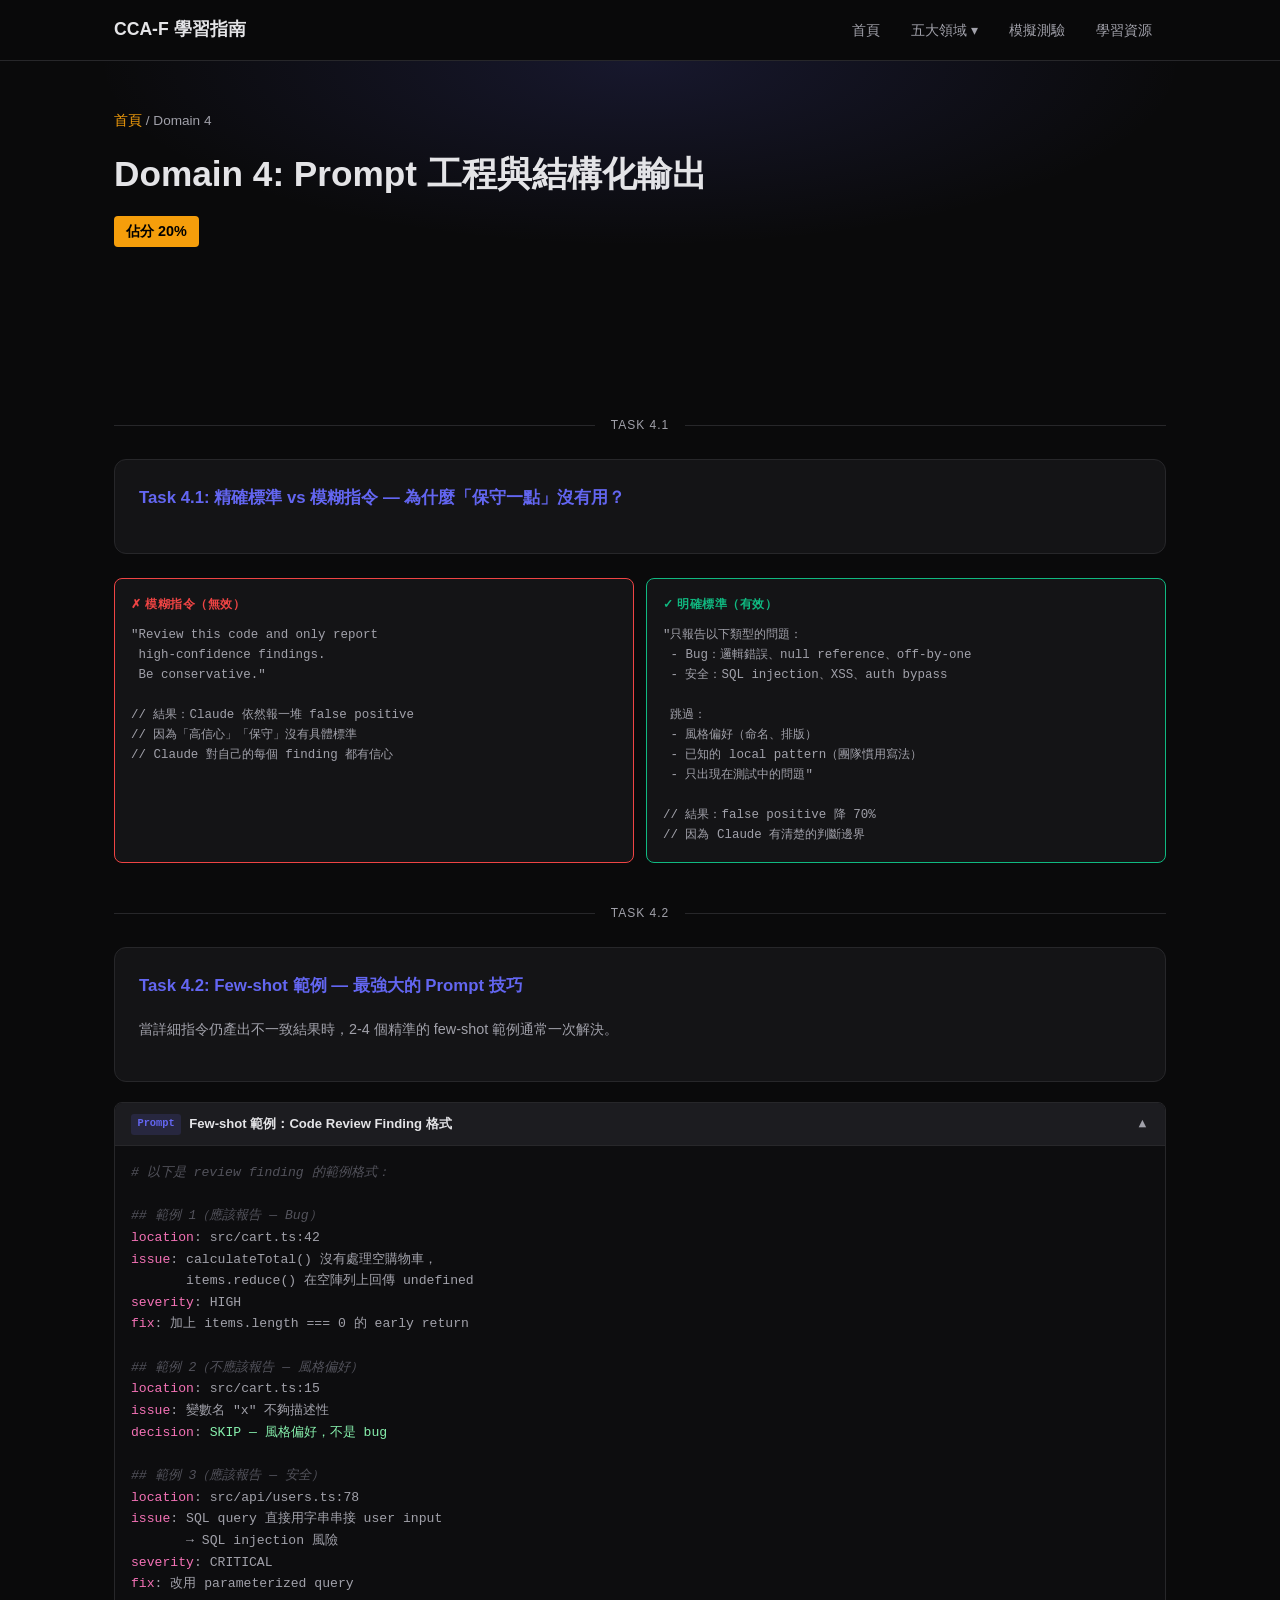
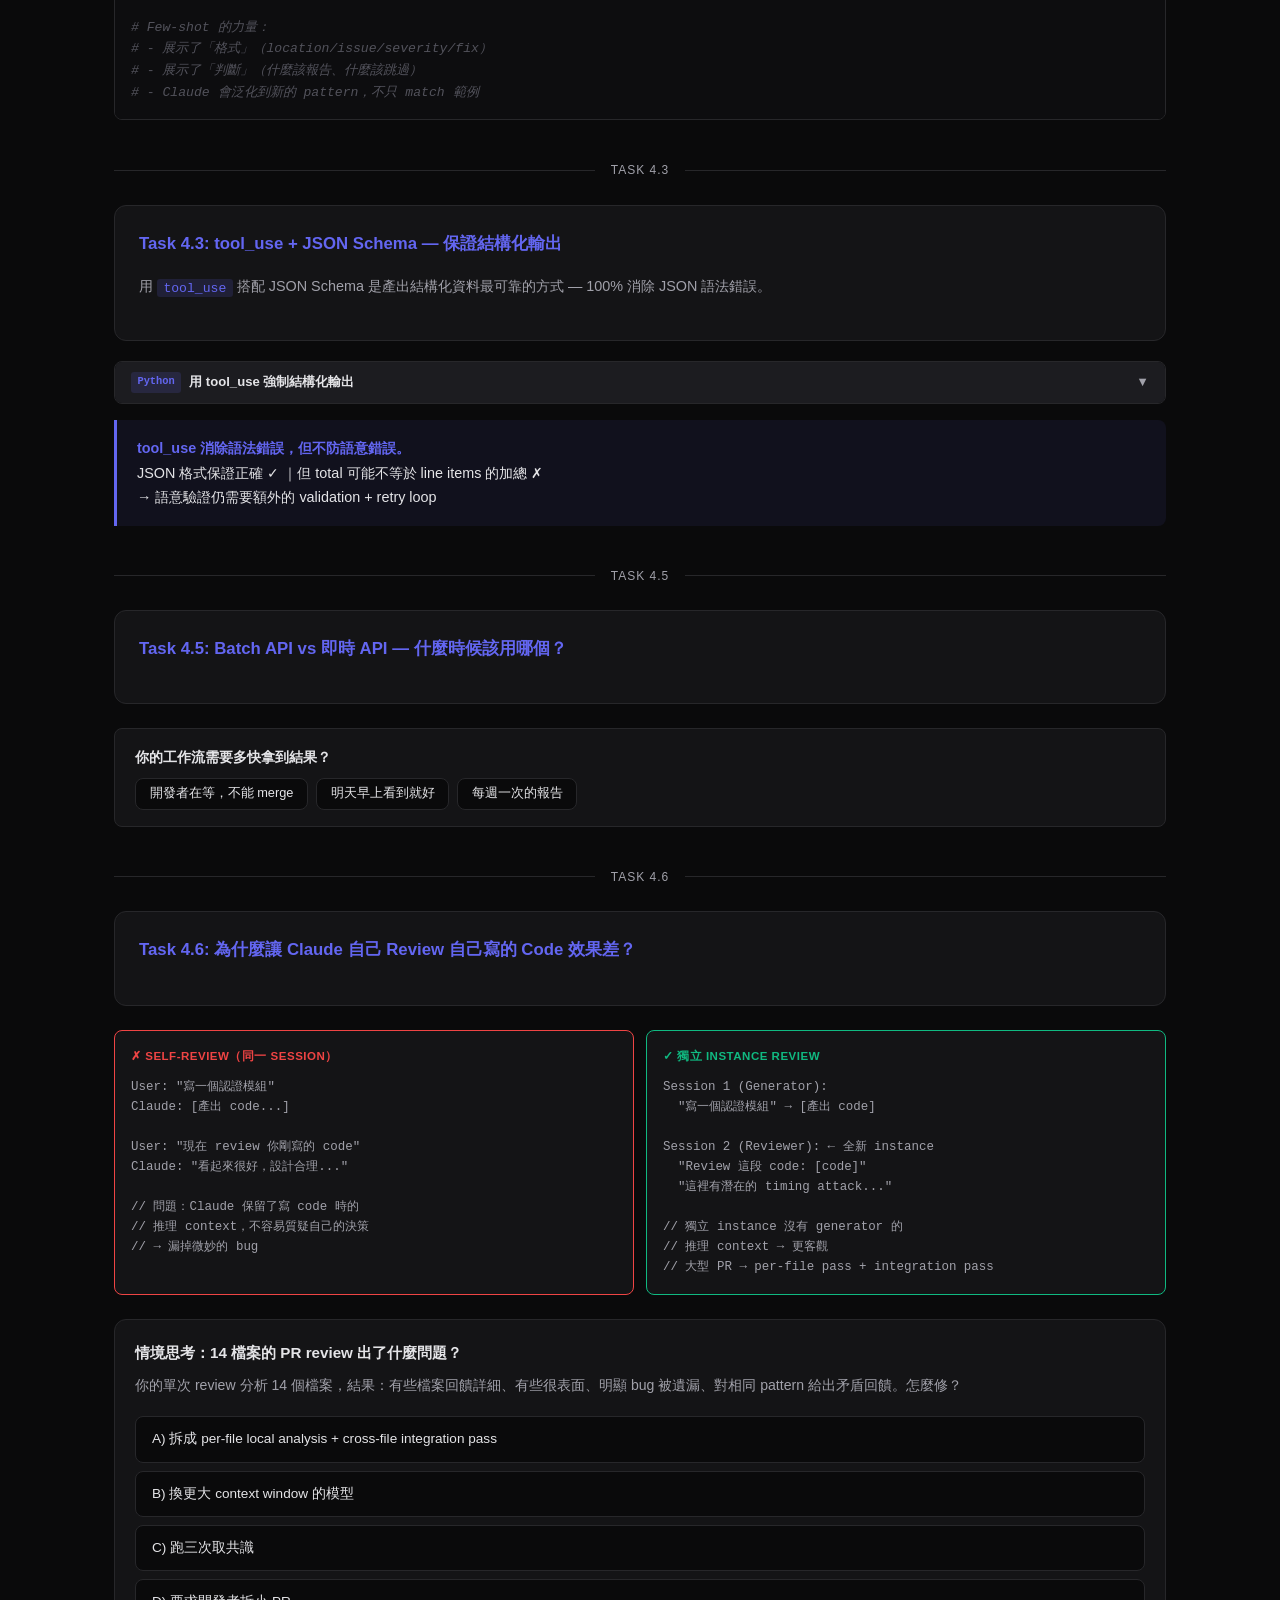
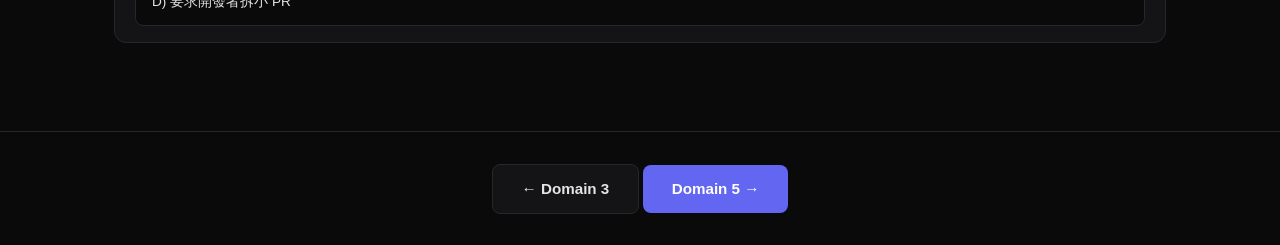
<file: domain4.html>
<!DOCTYPE html>
<html lang="zh-Hant">
<head>
  <meta charset="UTF-8">
  <meta name="viewport" content="width=device-width, initial-scale=1.0">
  <title>D4: Prompt 工程與結構化輸出 | CCA-F 學習指南</title>
  <link rel="stylesheet" href="css/style.css">
</head>
<body>
  <nav class="navbar">
    <div class="container nav-container">
      <a href="index.html" class="nav-logo">CCA-F 學習指南</a>
      <button class="nav-toggle" aria-label="切換選單">☰</button>
      <ul class="nav-links">
        <li><a href="index.html">首頁</a></li>
        <li class="dropdown">
          <a href="#" class="dropdown-toggle">五大領域 ▾</a>
          <ul class="dropdown-menu">
            <li><a href="domain1.html">D1: Agentic 架構</a></li>
            <li><a href="domain2.html">D2: 工具與 MCP</a></li>
            <li><a href="domain3.html">D3: Claude Code</a></li>
            <li><a href="domain4.html" class="active">D4: Prompt 工程</a></li>
            <li><a href="domain5.html">D5: Context 管理</a></li>
          </ul>
        </li>
        <li><a href="quiz.html">模擬測驗</a></li>
        <li><a href="resources.html">學習資源</a></li>
      </ul>
    </div>
  </nav>

  <header class="page-header" style="--accent: #f59e0b">
    <div class="container">
      <div class="breadcrumb"><a href="index.html">首頁</a> / Domain 4</div>
      <h1>Domain 4: Prompt 工程與結構化輸出</h1>
      <div class="weight-badge" style="background: #f59e0b; color: #000">佔分 20%</div>
    </div>
  </header>

  <section class="task-section">
    <div class="container">

      <!-- ==================== TASK 4.1 ==================== -->
      <div class="section-divider">Task 4.1</div>
      <div class="task-card">
        <h3>Task 4.1: 精確標準 vs 模糊指令 — 為什麼「保守一點」沒有用？</h3>
      </div>

      <div class="compare-card">
        <div class="compare-grid">
          <div class="compare-side bad">
            <div class="compare-label">✗ 模糊指令（無效）</div>
<pre>"Review this code and only report
 high-confidence findings.
 Be conservative."

// 結果：Claude 依然報一堆 false positive
// 因為「高信心」「保守」沒有具體標準
// Claude 對自己的每個 finding 都有信心</pre>
          </div>
          <div class="compare-side good">
            <div class="compare-label">✓ 明確標準（有效）</div>
<pre>"只報告以下類型的問題：
 - Bug：邏輯錯誤、null reference、off-by-one
 - 安全：SQL injection、XSS、auth bypass

 跳過：
 - 風格偏好（命名、排版）
 - 已知的 local pattern（團隊慣用寫法）
 - 只出現在測試中的問題"

// 結果：false positive 降 70%
// 因為 Claude 有清楚的判斷邊界</pre>
          </div>
        </div>
      </div>

      <!-- ==================== TASK 4.2 ==================== -->
      <div class="section-divider">Task 4.2</div>
      <div class="task-card">
        <h3>Task 4.2: Few-shot 範例 — 最強大的 Prompt 技巧</h3>
        <p style="color: var(--text-dim); font-size: 0.9rem; margin-bottom: 1rem;">
          當詳細指令仍產出不一致結果時，2-4 個精準的 few-shot 範例通常一次解決。
        </p>
      </div>

      <div class="code-example open">
        <div class="code-header" onclick="this.parentElement.classList.toggle('open')">
          <span class="code-title"><span class="code-lang">Prompt</span> Few-shot 範例：Code Review Finding 格式</span>
          <span class="code-toggle">▼</span>
        </div>
        <div class="code-body">
<pre><span class="hl-cm"># 以下是 review finding 的範例格式：</span>

<span class="hl-cm">## 範例 1（應該報告 — Bug）</span>
<span class="hl-key">location</span>: src/cart.ts:42
<span class="hl-key">issue</span>: calculateTotal() 沒有處理空購物車，
       items.reduce() 在空陣列上回傳 undefined
<span class="hl-key">severity</span>: HIGH
<span class="hl-key">fix</span>: 加上 items.length === 0 的 early return

<span class="hl-cm">## 範例 2（不應該報告 — 風格偏好）</span>
<span class="hl-key">location</span>: src/cart.ts:15
<span class="hl-key">issue</span>: 變數名 "x" 不夠描述性
<span class="hl-key">decision</span>: <span class="hl-str">SKIP — 風格偏好，不是 bug</span>

<span class="hl-cm">## 範例 3（應該報告 — 安全）</span>
<span class="hl-key">location</span>: src/api/users.ts:78
<span class="hl-key">issue</span>: SQL query 直接用字串串接 user input
       → SQL injection 風險
<span class="hl-key">severity</span>: CRITICAL
<span class="hl-key">fix</span>: 改用 parameterized query

<span class="hl-cm"># Few-shot 的力量：</span>
<span class="hl-cm"># - 展示了「格式」（location/issue/severity/fix）</span>
<span class="hl-cm"># - 展示了「判斷」（什麼該報告、什麼該跳過）</span>
<span class="hl-cm"># - Claude 會泛化到新的 pattern，不只 match 範例</span></pre>
        </div>
      </div>

      <!-- ==================== TASK 4.3 ==================== -->
      <div class="section-divider">Task 4.3</div>
      <div class="task-card">
        <h3>Task 4.3: tool_use + JSON Schema — 保證結構化輸出</h3>
        <p style="color: var(--text-dim); font-size: 0.9rem; margin-bottom: 1rem;">
          用 <code>tool_use</code> 搭配 JSON Schema 是產出結構化資料最可靠的方式 — 100% 消除 JSON 語法錯誤。
        </p>
      </div>

      <div class="code-example">
        <div class="code-header" onclick="this.parentElement.classList.toggle('open')">
          <span class="code-title"><span class="code-lang">Python</span> 用 tool_use 強制結構化輸出</span>
          <span class="code-toggle">▼</span>
        </div>
        <div class="code-body">
<pre><span class="hl-cm"># 定義 extraction tool 的 JSON Schema</span>
extract_invoice = {
    <span class="hl-key">"name"</span>: <span class="hl-str">"extract_invoice"</span>,
    <span class="hl-key">"description"</span>: <span class="hl-str">"從發票文件抽取結構化資料"</span>,
    <span class="hl-key">"input_schema"</span>: {
        <span class="hl-key">"type"</span>: <span class="hl-str">"object"</span>,
        <span class="hl-key">"required"</span>: [<span class="hl-str">"vendor"</span>, <span class="hl-str">"total"</span>],
        <span class="hl-key">"properties"</span>: {
            <span class="hl-key">"vendor"</span>: { <span class="hl-key">"type"</span>: <span class="hl-str">"string"</span> },
            <span class="hl-key">"total"</span>: { <span class="hl-key">"type"</span>: <span class="hl-str">"number"</span> },
            <span class="hl-cm">// ✓ nullable — 文件中可能沒有這項</span>
            <span class="hl-cm">// 避免 Claude 為了滿足 required 而捏造值</span>
            <span class="hl-key">"po_number"</span>: { <span class="hl-key">"type"</span>: [<span class="hl-str">"string"</span>, <span class="hl-str">"null"</span>] },
            <span class="hl-cm">// ✓ enum + "other" 模式</span>
            <span class="hl-key">"category"</span>: {
                <span class="hl-key">"enum"</span>: [<span class="hl-str">"office"</span>, <span class="hl-str">"travel"</span>, <span class="hl-str">"software"</span>, <span class="hl-str">"other"</span>]
            },
            <span class="hl-key">"category_detail"</span>: { <span class="hl-key">"type"</span>: [<span class="hl-str">"string"</span>, <span class="hl-str">"null"</span>] }
        }
    }
}

<span class="hl-cm"># 強制呼叫這個工具</span>
response = client.messages.create(
    model=<span class="hl-str">"claude-sonnet-4-5-20250514"</span>,
    tools=[extract_invoice],
    <span class="hl-key">tool_choice</span>={<span class="hl-key">"type"</span>: <span class="hl-str">"tool"</span>, <span class="hl-key">"name"</span>: <span class="hl-str">"extract_invoice"</span>},
    messages=[{<span class="hl-key">"role"</span>: <span class="hl-str">"user"</span>, <span class="hl-key">"content"</span>: invoice_text}]
)</pre>
        </div>
      </div>

      <div class="key-concept">
        <strong>tool_use 消除語法錯誤，但不防語意錯誤。</strong><br>
        JSON 格式保證正確 ✓ ｜但 total 可能不等於 line items 的加總 ✗<br>
        → 語意驗證仍需要額外的 validation + retry loop
      </div>

      <!-- ==================== TASK 4.5 ==================== -->
      <div class="section-divider">Task 4.5</div>
      <div class="task-card">
        <h3>Task 4.5: Batch API vs 即時 API — 什麼時候該用哪個？</h3>
      </div>

      <div class="decision-tree" id="dt-batch">
        <div class="dt-node">
          <div class="dt-question">你的工作流需要多快拿到結果？</div>
          <div class="dt-choices">
            <button class="dt-choice" onclick="showDtResult('batch-1', this)">開發者在等，不能 merge</button>
            <button class="dt-choice" onclick="showDtResult('batch-2', this)">明天早上看到就好</button>
            <button class="dt-choice" onclick="showDtResult('batch-3', this)">每週一次的報告</button>
          </div>
        </div>
        <div class="dt-result" id="batch-1">
          <strong>→ Synchronous API（即時呼叫）。</strong><br>
          Pre-merge check、PR review — 開發者在等結果。<br>
          Batch API 最長要 24 小時，完全不適合阻塞式工作流。
        </div>
        <div class="dt-result" id="batch-2">
          <strong>→ Message Batches API。省 50% 成本！</strong><br>
          隔夜跑的技術債務報告、nightly test generation。<br>
          用 <code>custom_id</code> 關聯 request/response。失敗的用 <code>custom_id</code> 只重送失敗的文件。
        </div>
        <div class="dt-result" id="batch-3">
          <strong>→ Message Batches API + 提前提交。</strong><br>
          每週稽核、月報。計算提交時間：如果 SLA 是 30 小時，每 4 小時提交一次（24hr batch + 6hr 緩衝）。<br>
          <strong>提示：</strong>先在小樣本上精煉 prompt，再 batch 處理大量。
        </div>
      </div>

      <!-- ==================== TASK 4.6 ==================== -->
      <div class="section-divider">Task 4.6</div>
      <div class="task-card">
        <h3>Task 4.6: 為什麼讓 Claude 自己 Review 自己寫的 Code 效果差？</h3>
      </div>

      <div class="compare-card">
        <div class="compare-grid">
          <div class="compare-side bad">
            <div class="compare-label">✗ Self-review（同一 session）</div>
<pre>User: "寫一個認證模組"
Claude: [產出 code...]

User: "現在 review 你剛寫的 code"
Claude: "看起來很好，設計合理..."

// 問題：Claude 保留了寫 code 時的
// 推理 context，不容易質疑自己的決策
// → 漏掉微妙的 bug</pre>
          </div>
          <div class="compare-side good">
            <div class="compare-label">✓ 獨立 instance review</div>
<pre>Session 1 (Generator):
  "寫一個認證模組" → [產出 code]

Session 2 (Reviewer): ← 全新 instance
  "Review 這段 code: [code]"
  "這裡有潛在的 timing attack..."

// 獨立 instance 沒有 generator 的
// 推理 context → 更客觀
// 大型 PR → per-file pass + integration pass</pre>
          </div>
        </div>
      </div>

      <div class="think-card">
        <div class="think-scenario">
          <h4>情境思考：14 檔案的 PR review 出了什麼問題？</h4>
          <p>你的單次 review 分析 14 個檔案，結果：有些檔案回饋詳細、有些很表面、明顯 bug 被遺漏、對相同 pattern 給出矛盾回饋。怎麼修？</p>
        </div>
        <div class="think-options">
          <button class="think-opt" data-correct="true" onclick="handleThink(this)">A) 拆成 per-file local analysis + cross-file integration pass</button>
          <button class="think-opt" data-correct="false" onclick="handleThink(this)">B) 換更大 context window 的模型</button>
          <button class="think-opt" data-correct="false" onclick="handleThink(this)">C) 跑三次取共識</button>
          <button class="think-opt" data-correct="false" onclick="handleThink(this)">D) 要求開發者拆小 PR</button>
        </div>
        <div class="think-reveal">
          <strong>A — 拆成聚焦的 pass。</strong>根因是<strong>注意力稀釋</strong>：同時處理太多檔案，每個都不夠深入。<br><br>
          B 錯：更大 context ≠ 更好的注意力品質。<br>
          C 錯：共識機制反而壓抑間歇性抓到的真正 bug。<br>
          D：轉嫁負擔給開發者，沒有改善系統。
        </div>
      </div>

    </div>
  </section>

  <footer class="footer">
    <div class="container">
      <p>
        <a href="domain3.html" class="btn btn-secondary">← Domain 3</a>
        <a href="domain5.html" class="btn btn-primary">Domain 5 →</a>
      </p>
    </div>
  </footer>

  <script src="js/main.js"></script>
  <script>
    function handleThink(btn) {
      const card = btn.closest('.think-card');
      card.querySelectorAll('.think-opt').forEach(o => { o.disabled = true; o.classList.add(o.dataset.correct === 'true' ? 'correct' : 'wrong'); });
      card.querySelector('.think-reveal').classList.add('show');
    }
    function showDtResult(id, btn) {
      const tree = btn.closest('.decision-tree');
      tree.querySelectorAll('.dt-result').forEach(r => r.classList.remove('show'));
      tree.querySelectorAll('.dt-choice').forEach(c => c.classList.remove('selected'));
      btn.classList.add('selected');
      document.getElementById(id).classList.add('show');
    }
  </script>
</body>
</html>
</file>
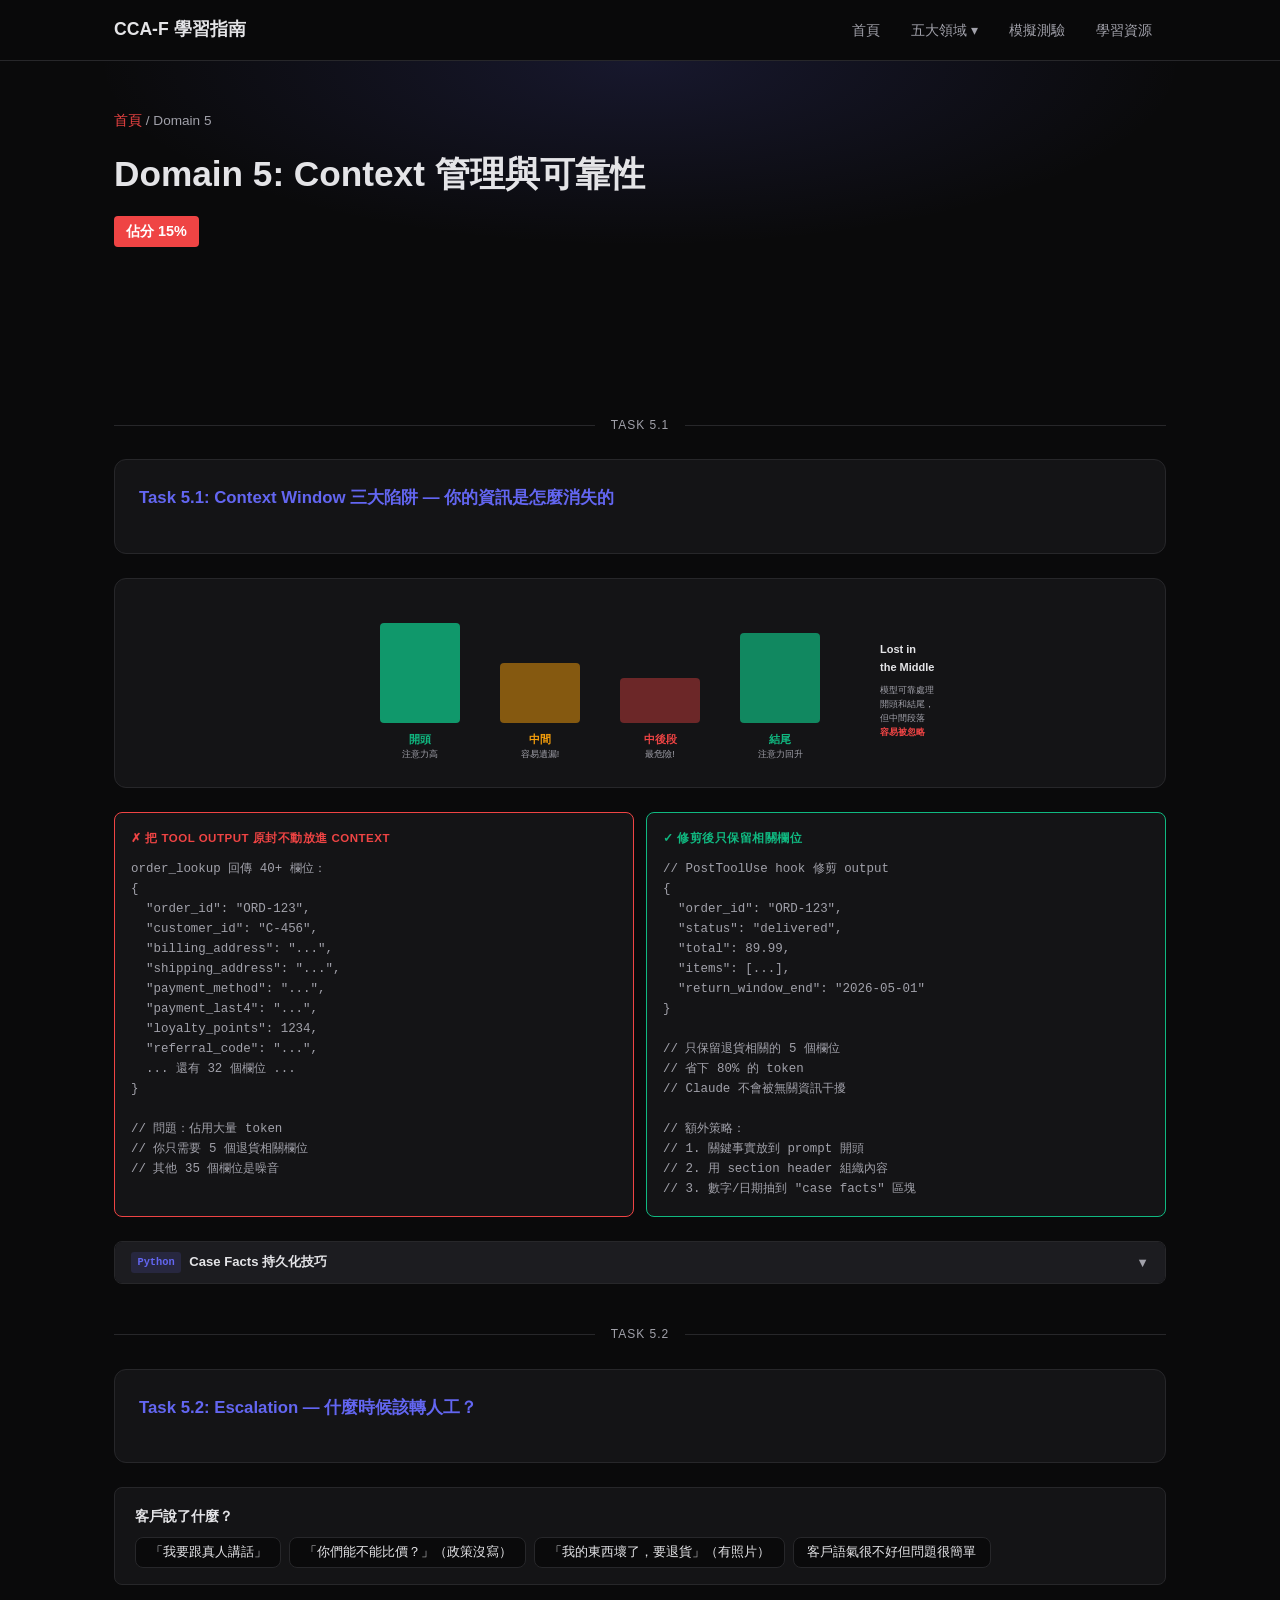
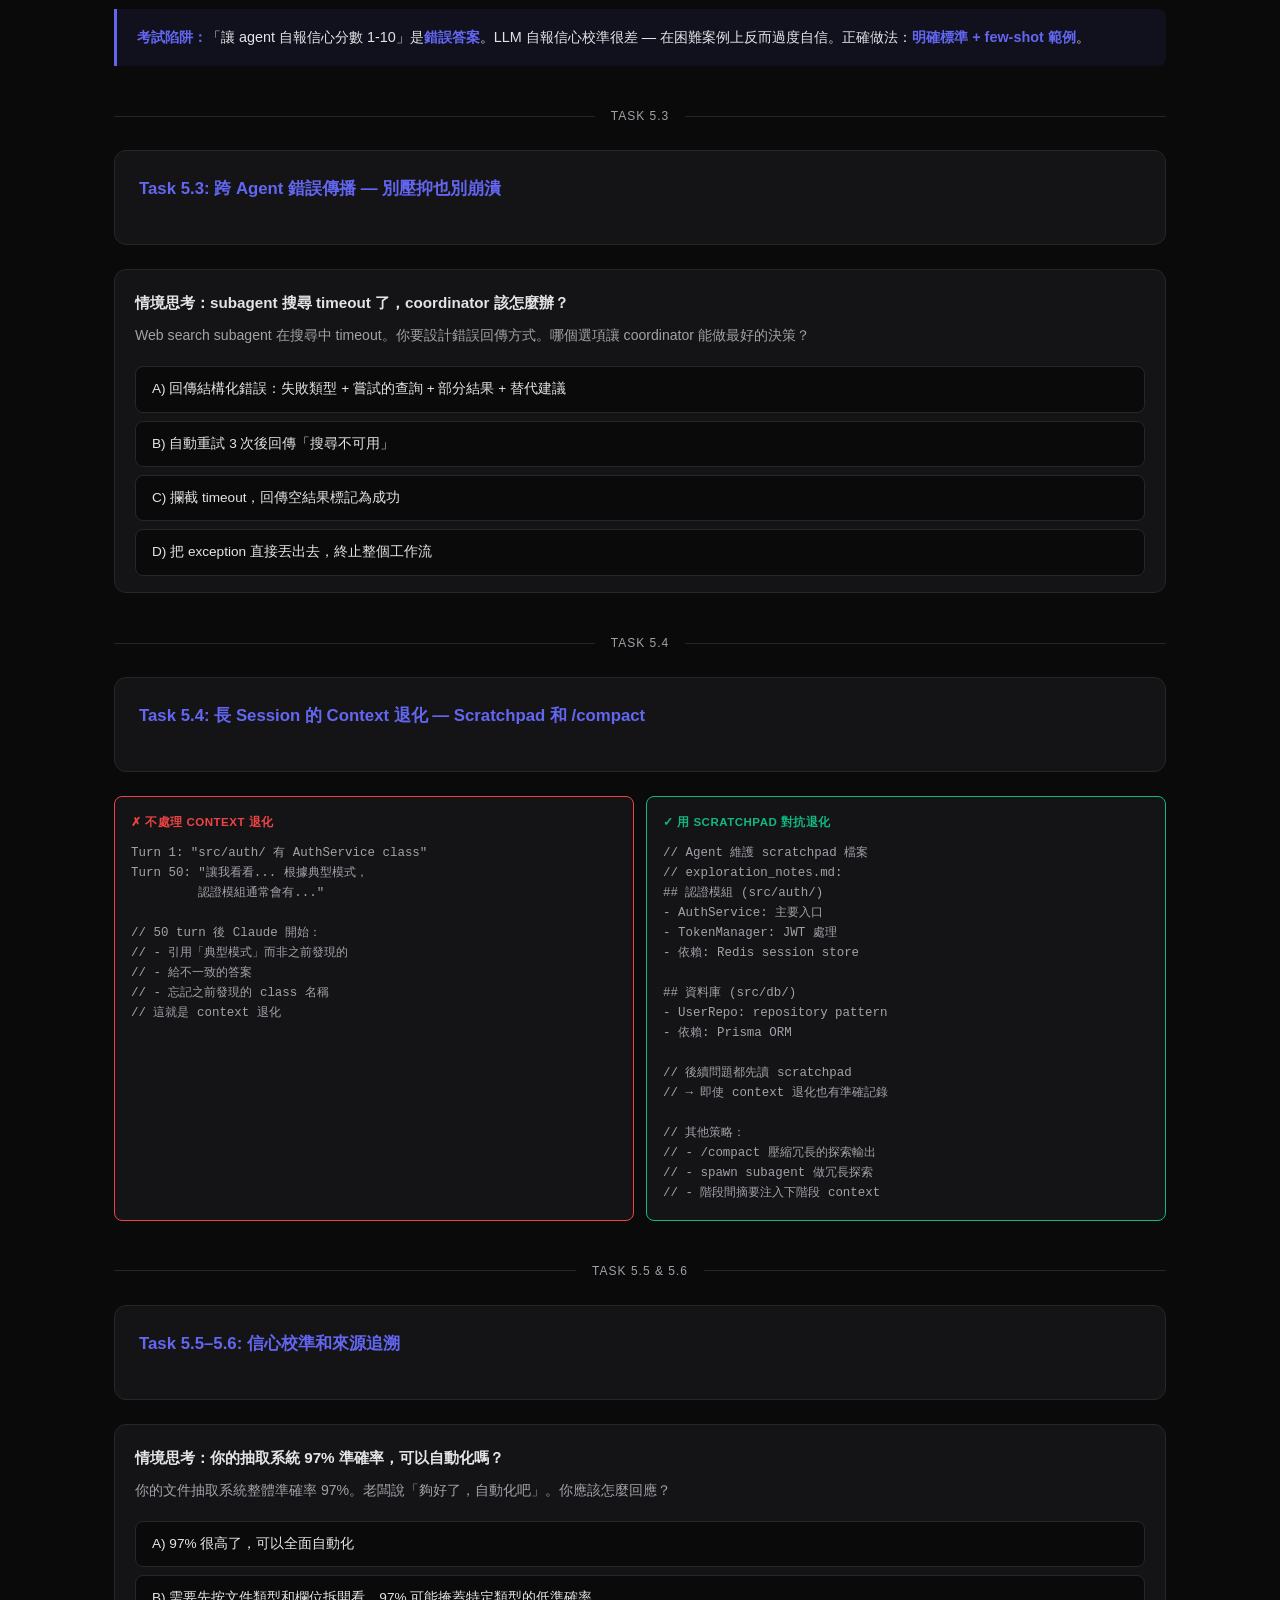
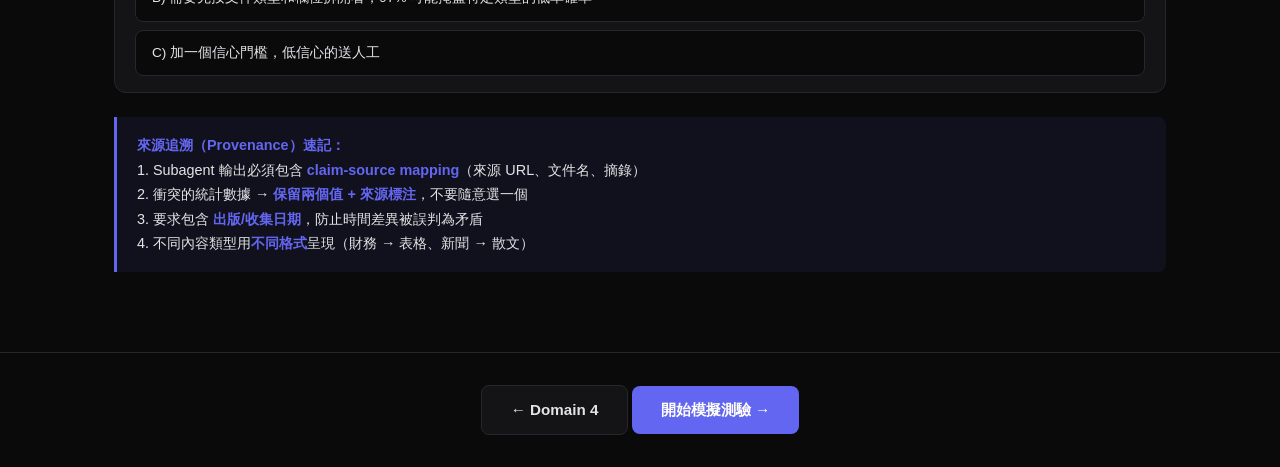
<file: domain5.html>
<!DOCTYPE html>
<html lang="zh-Hant">
<head>
  <meta charset="UTF-8">
  <meta name="viewport" content="width=device-width, initial-scale=1.0">
  <title>D5: Context 管理與可靠性 | CCA-F 學習指南</title>
  <link rel="stylesheet" href="css/style.css">
</head>
<body>
  <nav class="navbar">
    <div class="container nav-container">
      <a href="index.html" class="nav-logo">CCA-F 學習指南</a>
      <button class="nav-toggle" aria-label="切換選單">☰</button>
      <ul class="nav-links">
        <li><a href="index.html">首頁</a></li>
        <li class="dropdown">
          <a href="#" class="dropdown-toggle">五大領域 ▾</a>
          <ul class="dropdown-menu">
            <li><a href="domain1.html">D1: Agentic 架構</a></li>
            <li><a href="domain2.html">D2: 工具與 MCP</a></li>
            <li><a href="domain3.html">D3: Claude Code</a></li>
            <li><a href="domain4.html">D4: Prompt 工程</a></li>
            <li><a href="domain5.html" class="active">D5: Context 管理</a></li>
          </ul>
        </li>
        <li><a href="quiz.html">模擬測驗</a></li>
        <li><a href="resources.html">學習資源</a></li>
      </ul>
    </div>
  </nav>

  <header class="page-header" style="--accent: #ef4444">
    <div class="container">
      <div class="breadcrumb"><a href="index.html">首頁</a> / Domain 5</div>
      <h1>Domain 5: Context 管理與可靠性</h1>
      <div class="weight-badge" style="background: #ef4444">佔分 15%</div>
    </div>
  </header>

  <section class="task-section">
    <div class="container">

      <!-- ==================== TASK 5.1 ==================== -->
      <div class="section-divider">Task 5.1</div>
      <div class="task-card">
        <h3>Task 5.1: Context Window 三大陷阱 — 你的資訊是怎麼消失的</h3>
      </div>

      <!-- SVG: Lost in the middle -->
      <div class="flow-diagram">
        <svg viewBox="0 0 600 160" fill="none" xmlns="http://www.w3.org/2000/svg" style="max-width: 600px;">
          <g class="flow-step">
            <!-- Bar chart showing attention -->
            <rect x="40" y="20" width="80" height="100" rx="4" fill="#10b981" opacity="0.8"/>
            <text x="80" y="140" text-anchor="middle" fill="#10b981" font-size="11" font-weight="600">開頭</text>
            <text x="80" y="154" text-anchor="middle" fill="#a1a1aa" font-size="9">注意力高</text>
          </g>
          <g class="flow-step">
            <rect x="160" y="60" width="80" height="60" rx="4" fill="#f59e0b" opacity="0.5"/>
            <text x="200" y="140" text-anchor="middle" fill="#f59e0b" font-size="11" font-weight="600">中間</text>
            <text x="200" y="154" text-anchor="middle" fill="#a1a1aa" font-size="9">容易遺漏!</text>
          </g>
          <g class="flow-step">
            <rect x="280" y="75" width="80" height="45" rx="4" fill="#ef4444" opacity="0.4"/>
            <text x="320" y="140" text-anchor="middle" fill="#ef4444" font-size="11" font-weight="600">中後段</text>
            <text x="320" y="154" text-anchor="middle" fill="#a1a1aa" font-size="9">最危險!</text>
          </g>
          <g class="flow-step">
            <rect x="400" y="30" width="80" height="90" rx="4" fill="#10b981" opacity="0.7"/>
            <text x="440" y="140" text-anchor="middle" fill="#10b981" font-size="11" font-weight="600">結尾</text>
            <text x="440" y="154" text-anchor="middle" fill="#a1a1aa" font-size="9">注意力回升</text>
          </g>
          <g class="flow-step">
            <text x="540" y="50" fill="#e4e4e7" font-size="11" font-weight="700">Lost in</text>
            <text x="540" y="68" fill="#e4e4e7" font-size="11" font-weight="700">the Middle</text>
            <text x="540" y="90" fill="#a1a1aa" font-size="9">模型可靠處理</text>
            <text x="540" y="104" fill="#a1a1aa" font-size="9">開頭和結尾，</text>
            <text x="540" y="118" fill="#a1a1aa" font-size="9">但中間段落</text>
            <text x="540" y="132" fill="#ef4444" font-size="9" font-weight="600">容易被忽略</text>
          </g>
        </svg>
      </div>

      <!-- Before/After: Verbose tool output -->
      <div class="compare-card">
        <div class="compare-grid">
          <div class="compare-side bad">
            <div class="compare-label">✗ 把 tool output 原封不動放進 context</div>
<pre>order_lookup 回傳 40+ 欄位：
{
  "order_id": "ORD-123",
  "customer_id": "C-456",
  "billing_address": "...",
  "shipping_address": "...",
  "payment_method": "...",
  "payment_last4": "...",
  "loyalty_points": 1234,
  "referral_code": "...",
  ... 還有 32 個欄位 ...
}

// 問題：佔用大量 token
// 你只需要 5 個退貨相關欄位
// 其他 35 個欄位是噪音</pre>
          </div>
          <div class="compare-side good">
            <div class="compare-label">✓ 修剪後只保留相關欄位</div>
<pre>// PostToolUse hook 修剪 output
{
  "order_id": "ORD-123",
  "status": "delivered",
  "total": 89.99,
  "items": [...],
  "return_window_end": "2026-05-01"
}

// 只保留退貨相關的 5 個欄位
// 省下 80% 的 token
// Claude 不會被無關資訊干擾

// 額外策略：
// 1. 關鍵事實放到 prompt 開頭
// 2. 用 section header 組織內容
// 3. 數字/日期抽到 "case facts" 區塊</pre>
          </div>
        </div>
      </div>

      <div class="code-example">
        <div class="code-header" onclick="this.parentElement.classList.toggle('open')">
          <span class="code-title"><span class="code-lang">Python</span> Case Facts 持久化技巧</span>
          <span class="code-toggle">▼</span>
        </div>
        <div class="code-body">
<pre><span class="hl-cm"># 把交易事實抽到獨立區塊，每次 prompt 都包含</span>
<span class="hl-cm"># 避免 progressive summarization 把數字模糊化</span>

case_facts = <span class="hl-str">"""
=== CASE FACTS (DO NOT SUMMARIZE) ===
Customer: C-456 (Jane Chen, Premium member)
Order: ORD-123, delivered 2026-03-15
Total: $89.99 (2 items)
Return window: expires 2026-05-01
Issue: Item #2 damaged on arrival
Photo evidence: provided ✓
Refund amount: $45.00 (item #2 only)
=== END CASE FACTS ===
"""</span>

<span class="hl-cm"># 每次 API 呼叫都把 case_facts 放在 prompt 開頭</span>
<span class="hl-cm"># → 不管對話多長，關鍵數字永遠不會被摘要掉</span></pre>
        </div>
      </div>

      <!-- ==================== TASK 5.2 ==================== -->
      <div class="section-divider">Task 5.2</div>
      <div class="task-card">
        <h3>Task 5.2: Escalation — 什麼時候該轉人工？</h3>
      </div>

      <div class="decision-tree" id="dt-escalate">
        <div class="dt-node">
          <div class="dt-question">客戶說了什麼？</div>
          <div class="dt-choices">
            <button class="dt-choice" onclick="showDtResult('esc-1', this)">「我要跟真人講話」</button>
            <button class="dt-choice" onclick="showDtResult('esc-2', this)">「你們能不能比價？」（政策沒寫）</button>
            <button class="dt-choice" onclick="showDtResult('esc-3', this)">「我的東西壞了，要退貨」（有照片）</button>
            <button class="dt-choice" onclick="showDtResult('esc-4', this)">客戶語氣很不好但問題很簡單</button>
          </div>
        </div>
        <div class="dt-result" id="esc-1">
          <strong>→ 立即 escalate。</strong><br>
          客戶明確要求轉人工 → 不要嘗試調查，不要試圖解決，<strong>直接轉接</strong>。<br>
          這是最優先的 escalation 觸發條件。
        </div>
        <div class="dt-result" id="esc-2">
          <strong>→ Escalate（政策缺口）。</strong><br>
          政策只寫了「自家價格調整」，沒寫比價。政策<strong>模糊或沈默</strong>的情況 → agent 不該猜測，應該 escalate。<br>
          讓人類做政策判斷。
        </div>
        <div class="dt-result" id="esc-3">
          <strong>→ 自主處理。</strong><br>
          這是標準的損壞退貨流程，有照片證據，在 agent 能力範圍內。<br>
          Escalate 這種簡單案例 = 浪費人工資源，降低首次解決率。
        </div>
        <div class="dt-result" id="esc-4">
          <strong>→ 先嘗試解決，被拒絕才 escalate。</strong><br>
          承認客戶的挫折感，同時提供解決方案。<br>
          如果客戶<strong>再次堅持</strong>要轉人工 → 那時才 escalate。<br>
          <strong>注意：</strong>情緒 ≠ 複雜度。不要用情緒分析來觸發 escalation。
        </div>
      </div>

      <div class="key-concept">
        <strong>考試陷阱：</strong>「讓 agent 自報信心分數 1-10」是<strong>錯誤答案</strong>。LLM 自報信心校準很差 — 在困難案例上反而過度自信。正確做法：<strong>明確標準 + few-shot 範例</strong>。
      </div>

      <!-- ==================== TASK 5.3 ==================== -->
      <div class="section-divider">Task 5.3</div>
      <div class="task-card">
        <h3>Task 5.3: 跨 Agent 錯誤傳播 — 別壓抑也別崩潰</h3>
      </div>

      <div class="think-card">
        <div class="think-scenario">
          <h4>情境思考：subagent 搜尋 timeout 了，coordinator 該怎麼辦？</h4>
          <p>Web search subagent 在搜尋中 timeout。你要設計錯誤回傳方式。哪個選項讓 coordinator 能做最好的決策？</p>
        </div>
        <div class="think-options">
          <button class="think-opt" data-correct="true" onclick="handleThink(this)">A) 回傳結構化錯誤：失敗類型 + 嘗試的查詢 + 部分結果 + 替代建議</button>
          <button class="think-opt" data-correct="false" onclick="handleThink(this)">B) 自動重試 3 次後回傳「搜尋不可用」</button>
          <button class="think-opt" data-correct="false" onclick="handleThink(this)">C) 攔截 timeout，回傳空結果標記為成功</button>
          <button class="think-opt" data-correct="false" onclick="handleThink(this)">D) 把 exception 直接丟出去，終止整個工作流</button>
        </div>
        <div class="think-reveal">
          <strong>A — 結構化錯誤 context。</strong>Coordinator 拿到這些資訊後可以：<br>
          - 用修改後的查詢重試 ✓<br>
          - 嘗試替代方案 ✓<br>
          - 用部分結果繼續並標注覆蓋缺口 ✓<br><br>
          <strong>B</strong> 的「搜尋不可用」隱藏了所有 context，coordinator 變瞎子。<br>
          <strong>C</strong> 壓抑錯誤 — 最危險的反模式，coordinator 以為成功了但資料不完整。<br>
          <strong>D</strong> 一個 subagent 失敗就整個掛 — 太脆弱。
        </div>
      </div>

      <!-- ==================== TASK 5.4 ==================== -->
      <div class="section-divider">Task 5.4</div>
      <div class="task-card">
        <h3>Task 5.4: 長 Session 的 Context 退化 — Scratchpad 和 /compact</h3>
      </div>

      <div class="compare-card">
        <div class="compare-grid">
          <div class="compare-side bad">
            <div class="compare-label">✗ 不處理 context 退化</div>
<pre>Turn 1: "src/auth/ 有 AuthService class"
Turn 50: "讓我看看... 根據典型模式，
         認證模組通常會有..."

// 50 turn 後 Claude 開始：
// - 引用「典型模式」而非之前發現的
// - 給不一致的答案
// - 忘記之前發現的 class 名稱
// 這就是 context 退化</pre>
          </div>
          <div class="compare-side good">
            <div class="compare-label">✓ 用 Scratchpad 對抗退化</div>
<pre>// Agent 維護 scratchpad 檔案
// exploration_notes.md:
## 認證模組 (src/auth/)
- AuthService: 主要入口
- TokenManager: JWT 處理
- 依賴: Redis session store

## 資料庫 (src/db/)
- UserRepo: repository pattern
- 依賴: Prisma ORM

// 後續問題都先讀 scratchpad
// → 即使 context 退化也有準確記錄

// 其他策略：
// - /compact 壓縮冗長的探索輸出
// - spawn subagent 做冗長探索
// - 階段間摘要注入下階段 context</pre>
          </div>
        </div>
      </div>

      <!-- ==================== TASK 5.5 & 5.6 ==================== -->
      <div class="section-divider">Task 5.5 & 5.6</div>
      <div class="task-card">
        <h3>Task 5.5–5.6: 信心校準和來源追溯</h3>
      </div>

      <div class="think-card">
        <div class="think-scenario">
          <h4>情境思考：你的抽取系統 97% 準確率，可以自動化嗎？</h4>
          <p>你的文件抽取系統整體準確率 97%。老闆說「夠好了，自動化吧」。你應該怎麼回應？</p>
        </div>
        <div class="think-options">
          <button class="think-opt" data-correct="false" onclick="handleThink(this)">A) 97% 很高了，可以全面自動化</button>
          <button class="think-opt" data-correct="true" onclick="handleThink(this)">B) 需要先按文件類型和欄位拆開看，97% 可能掩蓋特定類型的低準確率</button>
          <button class="think-opt" data-correct="false" onclick="handleThink(this)">C) 加一個信心門檻，低信心的送人工</button>
        </div>
        <div class="think-reveal">
          <strong>B — 聚合指標會掩蓋問題。</strong><br><br>
          97% overall 可能是：發票 99.5% + 合約 99% + 手寫表格 <strong>70%</strong>。手寫表格拉低了整體，但被其他類型稀釋了。<br><br>
          <strong>正確步驟：</strong><br>
          1. 按<strong>文件類型</strong>和<strong>欄位</strong>分析準確率<br>
          2. 對高信心抽取做<strong>分層隨機抽樣</strong>（不是只看低信心的）<br>
          3. 全部段都一致後才自動化<br>
          4. 持續監控，偵測新型錯誤模式<br><br>
          C 不夠：只路由低信心的會漏掉高信心但錯誤的案例。
        </div>
      </div>

      <div class="key-concept">
        <strong>來源追溯（Provenance）速記：</strong><br>
        1. Subagent 輸出必須包含 <strong>claim-source mapping</strong>（來源 URL、文件名、摘錄）<br>
        2. 衝突的統計數據 → <strong>保留兩個值 + 來源標注</strong>，不要隨意選一個<br>
        3. 要求包含 <strong>出版/收集日期</strong>，防止時間差異被誤判為矛盾<br>
        4. 不同內容類型用<strong>不同格式</strong>呈現（財務 → 表格、新聞 → 散文）
      </div>

    </div>
  </section>

  <footer class="footer">
    <div class="container">
      <p>
        <a href="domain4.html" class="btn btn-secondary">← Domain 4</a>
        <a href="quiz.html" class="btn btn-primary">開始模擬測驗 →</a>
      </p>
    </div>
  </footer>

  <script src="js/main.js"></script>
  <script>
    function handleThink(btn) {
      const card = btn.closest('.think-card');
      card.querySelectorAll('.think-opt').forEach(o => { o.disabled = true; o.classList.add(o.dataset.correct === 'true' ? 'correct' : 'wrong'); });
      card.querySelector('.think-reveal').classList.add('show');
    }
    function showDtResult(id, btn) {
      const tree = btn.closest('.decision-tree');
      tree.querySelectorAll('.dt-result').forEach(r => r.classList.remove('show'));
      tree.querySelectorAll('.dt-choice').forEach(c => c.classList.remove('selected'));
      btn.classList.add('selected');
      document.getElementById(id).classList.add('show');
    }
  </script>
</body>
</html>
</file>
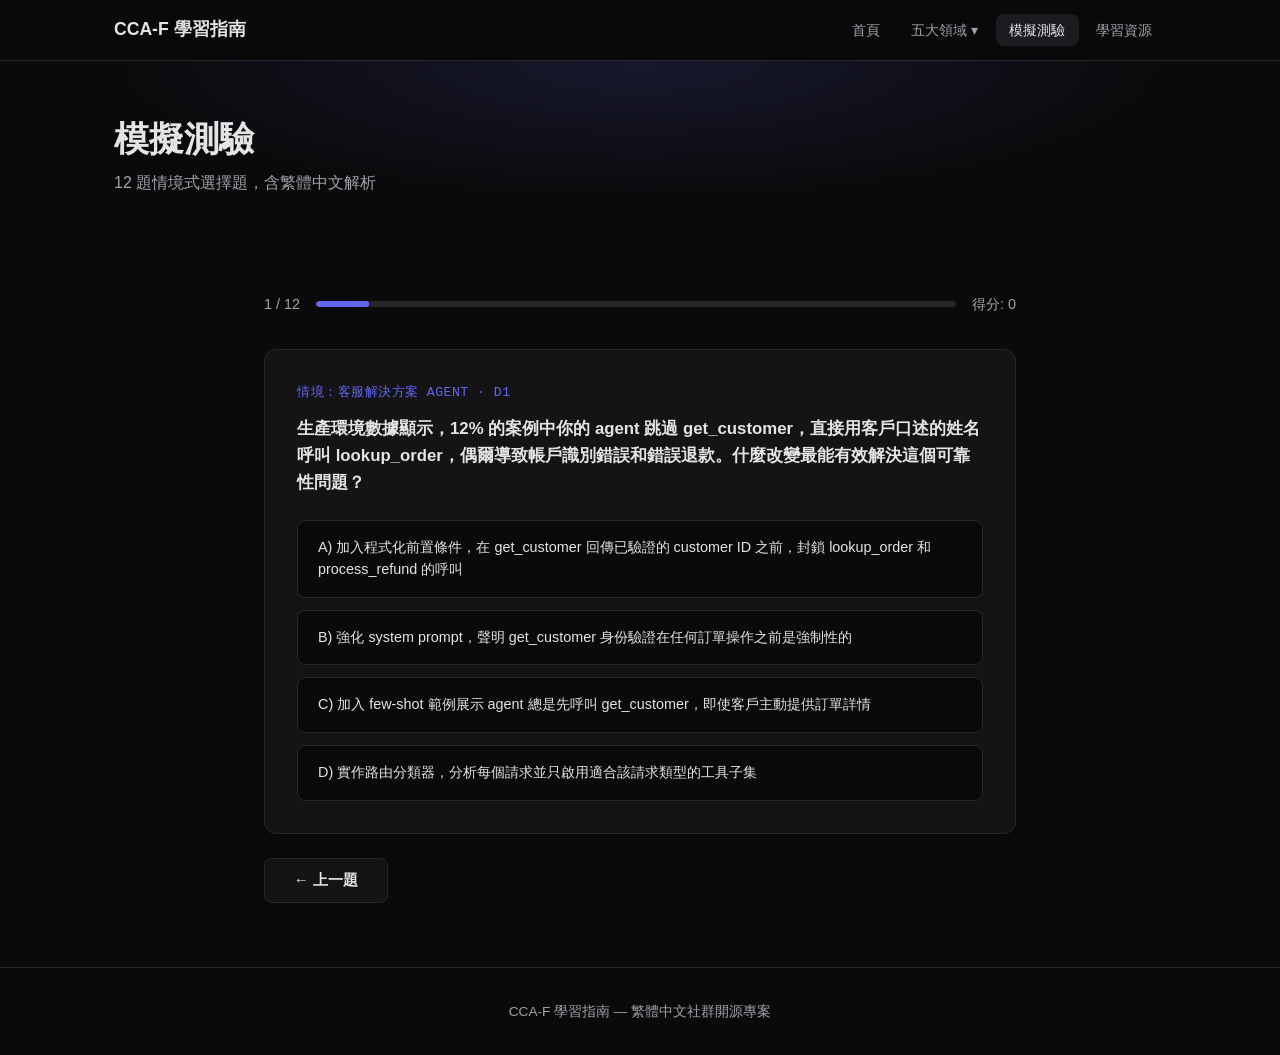
<file: quiz.html>
<!DOCTYPE html>
<html lang="zh-Hant">
<head>
  <meta charset="UTF-8">
  <meta name="viewport" content="width=device-width, initial-scale=1.0">
  <title>模擬測驗 | CCA-F 學習指南</title>
  <link rel="stylesheet" href="css/style.css">
</head>
<body>
  <nav class="navbar">
    <div class="container nav-container">
      <a href="index.html" class="nav-logo">CCA-F 學習指南</a>
      <button class="nav-toggle" aria-label="切換選單">☰</button>
      <ul class="nav-links">
        <li><a href="index.html">首頁</a></li>
        <li class="dropdown">
          <a href="#" class="dropdown-toggle">五大領域 ▾</a>
          <ul class="dropdown-menu">
            <li><a href="domain1.html">D1: Agentic 架構</a></li>
            <li><a href="domain2.html">D2: 工具與 MCP</a></li>
            <li><a href="domain3.html">D3: Claude Code</a></li>
            <li><a href="domain4.html">D4: Prompt 工程</a></li>
            <li><a href="domain5.html">D5: Context 管理</a></li>
          </ul>
        </li>
        <li><a href="quiz.html" class="active">模擬測驗</a></li>
        <li><a href="resources.html">學習資源</a></li>
      </ul>
    </div>
  </nav>

  <header class="page-header">
    <div class="container">
      <h1>模擬測驗</h1>
      <p style="color: var(--text-dim)">12 題情境式選擇題，含繁體中文解析</p>
    </div>
  </header>

  <section>
    <div class="container quiz-container" id="quiz-app">
      <!-- Rendered by JS -->
    </div>
  </section>

  <footer class="footer">
    <div class="container">
      <p>CCA-F 學習指南 — 繁體中文社群開源專案</p>
    </div>
  </footer>

  <script src="js/quiz-data.js"></script>
  <script src="js/quiz.js"></script>
  <script src="js/main.js"></script>
</body>
</html>
</file>
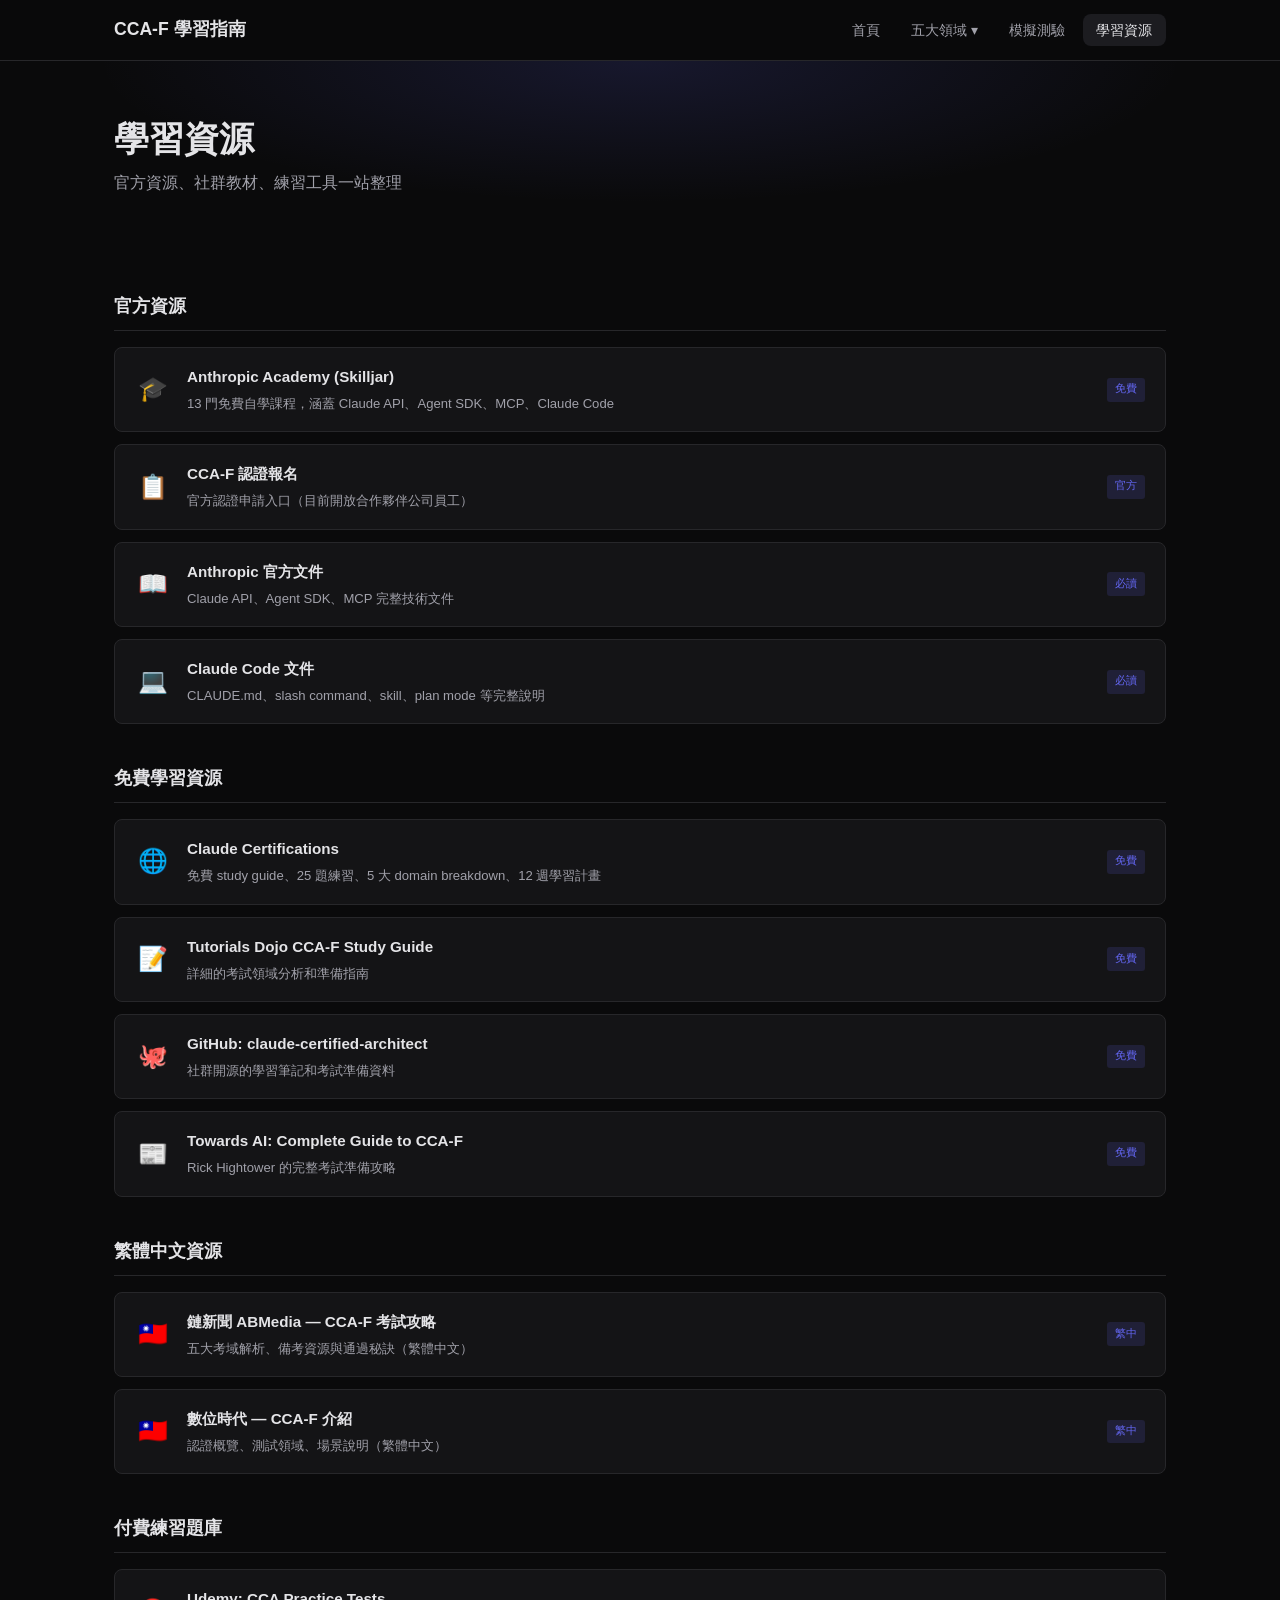
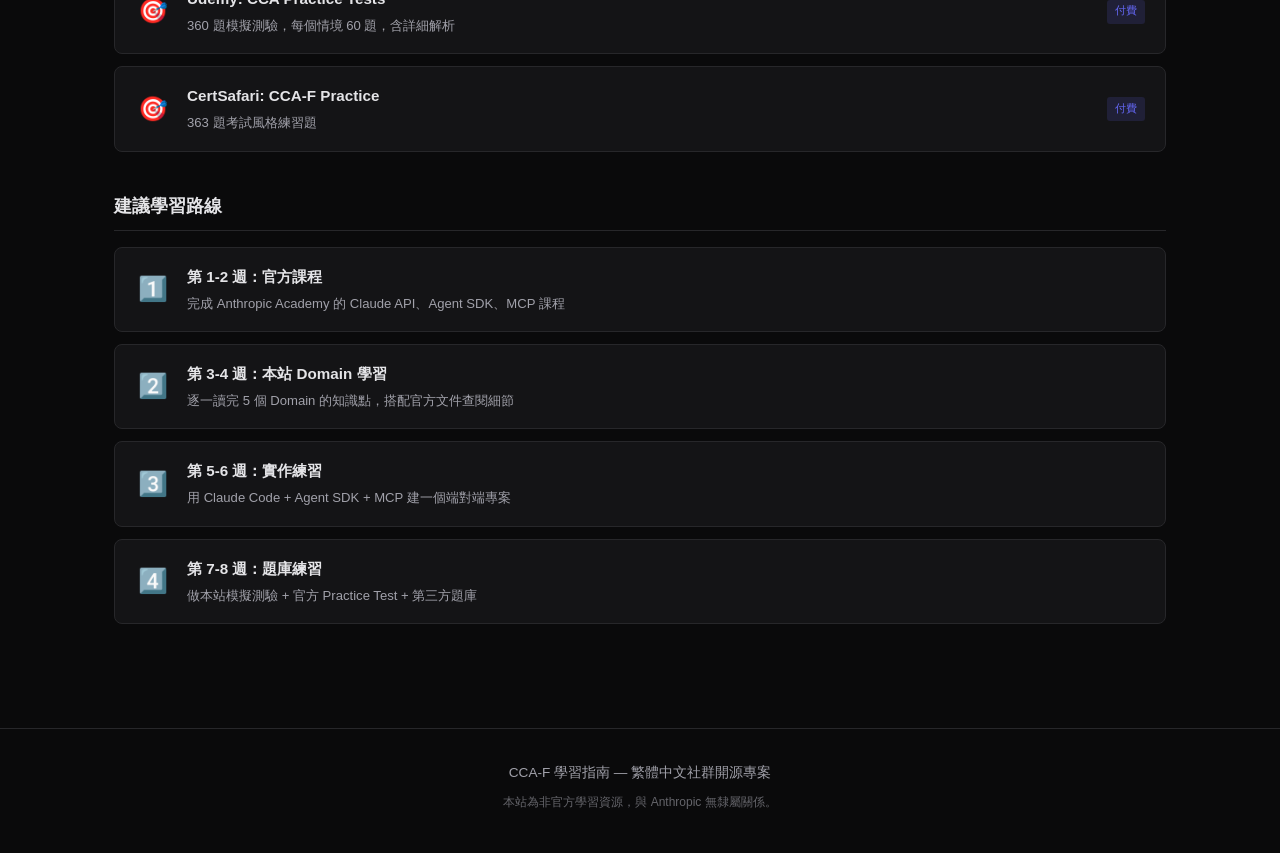
<file: resources.html>
<!DOCTYPE html>
<html lang="zh-Hant">
<head>
  <meta charset="UTF-8">
  <meta name="viewport" content="width=device-width, initial-scale=1.0">
  <title>學習資源 | CCA-F 學習指南</title>
  <link rel="stylesheet" href="css/style.css">
</head>
<body>
  <nav class="navbar">
    <div class="container nav-container">
      <a href="index.html" class="nav-logo">CCA-F 學習指南</a>
      <button class="nav-toggle" aria-label="切換選單">☰</button>
      <ul class="nav-links">
        <li><a href="index.html">首頁</a></li>
        <li class="dropdown">
          <a href="#" class="dropdown-toggle">五大領域 ▾</a>
          <ul class="dropdown-menu">
            <li><a href="domain1.html">D1: Agentic 架構</a></li>
            <li><a href="domain2.html">D2: 工具與 MCP</a></li>
            <li><a href="domain3.html">D3: Claude Code</a></li>
            <li><a href="domain4.html">D4: Prompt 工程</a></li>
            <li><a href="domain5.html">D5: Context 管理</a></li>
          </ul>
        </li>
        <li><a href="quiz.html">模擬測驗</a></li>
        <li><a href="resources.html" class="active">學習資源</a></li>
      </ul>
    </div>
  </nav>

  <header class="page-header">
    <div class="container">
      <h1>學習資源</h1>
      <p style="color: var(--text-dim)">官方資源、社群教材、練習工具一站整理</p>
    </div>
  </header>

  <section>
    <div class="container">

      <div class="resource-group">
        <h3>官方資源</h3>
        <div class="resource-list">
          <div class="resource-item">
            <div class="resource-icon">🎓</div>
            <div class="resource-info">
              <h4><a href="https://anthropic.skilljar.com/" target="_blank">Anthropic Academy (Skilljar)</a></h4>
              <p>13 門免費自學課程，涵蓋 Claude API、Agent SDK、MCP、Claude Code</p>
            </div>
            <span class="resource-tag">免費</span>
          </div>
          <div class="resource-item">
            <div class="resource-icon">📋</div>
            <div class="resource-info">
              <h4><a href="https://anthropic.skilljar.com/claude-certified-architect-foundations-access-request" target="_blank">CCA-F 認證報名</a></h4>
              <p>官方認證申請入口（目前開放合作夥伴公司員工）</p>
            </div>
            <span class="resource-tag">官方</span>
          </div>
          <div class="resource-item">
            <div class="resource-icon">📖</div>
            <div class="resource-info">
              <h4><a href="https://docs.anthropic.com/" target="_blank">Anthropic 官方文件</a></h4>
              <p>Claude API、Agent SDK、MCP 完整技術文件</p>
            </div>
            <span class="resource-tag">必讀</span>
          </div>
          <div class="resource-item">
            <div class="resource-icon">💻</div>
            <div class="resource-info">
              <h4><a href="https://docs.anthropic.com/en/docs/claude-code" target="_blank">Claude Code 文件</a></h4>
              <p>CLAUDE.md、slash command、skill、plan mode 等完整說明</p>
            </div>
            <span class="resource-tag">必讀</span>
          </div>
        </div>
      </div>

      <div class="resource-group">
        <h3>免費學習資源</h3>
        <div class="resource-list">
          <div class="resource-item">
            <div class="resource-icon">🌐</div>
            <div class="resource-info">
              <h4><a href="https://claudecertifications.com" target="_blank">Claude Certifications</a></h4>
              <p>免費 study guide、25 題練習、5 大 domain breakdown、12 週學習計畫</p>
            </div>
            <span class="resource-tag">免費</span>
          </div>
          <div class="resource-item">
            <div class="resource-icon">📝</div>
            <div class="resource-info">
              <h4><a href="https://tutorialsdojo.com/cca-f-claude-certified-architect-foundations-study-guide/" target="_blank">Tutorials Dojo CCA-F Study Guide</a></h4>
              <p>詳細的考試領域分析和準備指南</p>
            </div>
            <span class="resource-tag">免費</span>
          </div>
          <div class="resource-item">
            <div class="resource-icon">🐙</div>
            <div class="resource-info">
              <h4><a href="https://github.com/paullarionov/claude-certified-architect" target="_blank">GitHub: claude-certified-architect</a></h4>
              <p>社群開源的學習筆記和考試準備資料</p>
            </div>
            <span class="resource-tag">免費</span>
          </div>
          <div class="resource-item">
            <div class="resource-icon">📰</div>
            <div class="resource-info">
              <h4><a href="https://pub.towardsai.net/claude-certified-architect-the-complete-guide-to-passing-the-cca-foundations-exam-9665ce7342a8" target="_blank">Towards AI: Complete Guide to CCA-F</a></h4>
              <p>Rick Hightower 的完整考試準備攻略</p>
            </div>
            <span class="resource-tag">免費</span>
          </div>
        </div>
      </div>

      <div class="resource-group">
        <h3>繁體中文資源</h3>
        <div class="resource-list">
          <div class="resource-item">
            <div class="resource-icon">🇹🇼</div>
            <div class="resource-info">
              <h4><a href="https://abmedia.io/claude-certified-architect-cca-f-exam-guide-2026" target="_blank">鏈新聞 ABMedia — CCA-F 考試攻略</a></h4>
              <p>五大考域解析、備考資源與通過秘訣（繁體中文）</p>
            </div>
            <span class="resource-tag">繁中</span>
          </div>
          <div class="resource-item">
            <div class="resource-icon">🇹🇼</div>
            <div class="resource-info">
              <h4><a href="https://www.bnext.com.tw/article/90588/claude-certified-architect-foundations-2026" target="_blank">數位時代 — CCA-F 介紹</a></h4>
              <p>認證概覽、測試領域、場景說明（繁體中文）</p>
            </div>
            <span class="resource-tag">繁中</span>
          </div>
        </div>
      </div>

      <div class="resource-group">
        <h3>付費練習題庫</h3>
        <div class="resource-list">
          <div class="resource-item">
            <div class="resource-icon">🎯</div>
            <div class="resource-info">
              <h4><a href="https://www.udemy.com/course/claude-certified-architect-certification-practice-tests/" target="_blank">Udemy: CCA Practice Tests</a></h4>
              <p>360 題模擬測驗，每個情境 60 題，含詳細解析</p>
            </div>
            <span class="resource-tag">付費</span>
          </div>
          <div class="resource-item">
            <div class="resource-icon">🎯</div>
            <div class="resource-info">
              <h4><a href="https://www.certsafari.com/anthropic/claude-certified-architect" target="_blank">CertSafari: CCA-F Practice</a></h4>
              <p>363 題考試風格練習題</p>
            </div>
            <span class="resource-tag">付費</span>
          </div>
        </div>
      </div>

      <div class="resource-group">
        <h3>建議學習路線</h3>
        <div class="resource-list">
          <div class="resource-item">
            <div class="resource-icon">1️⃣</div>
            <div class="resource-info">
              <h4>第 1-2 週：官方課程</h4>
              <p>完成 Anthropic Academy 的 Claude API、Agent SDK、MCP 課程</p>
            </div>
          </div>
          <div class="resource-item">
            <div class="resource-icon">2️⃣</div>
            <div class="resource-info">
              <h4>第 3-4 週：本站 Domain 學習</h4>
              <p>逐一讀完 5 個 Domain 的知識點，搭配官方文件查閱細節</p>
            </div>
          </div>
          <div class="resource-item">
            <div class="resource-icon">3️⃣</div>
            <div class="resource-info">
              <h4>第 5-6 週：實作練習</h4>
              <p>用 Claude Code + Agent SDK + MCP 建一個端對端專案</p>
            </div>
          </div>
          <div class="resource-item">
            <div class="resource-icon">4️⃣</div>
            <div class="resource-info">
              <h4>第 7-8 週：題庫練習</h4>
              <p>做本站模擬測驗 + 官方 Practice Test + 第三方題庫</p>
            </div>
          </div>
        </div>
      </div>

    </div>
  </section>

  <footer class="footer">
    <div class="container">
      <p>CCA-F 學習指南 — 繁體中文社群開源專案</p>
      <p class="footer-note">本站為非官方學習資源，與 Anthropic 無隸屬關係。</p>
    </div>
  </footer>

  <script src="js/main.js"></script>
</body>
</html>
</file>
<file: css/style.css>
/* === Reset & Base === */
*, *::before, *::after { margin: 0; padding: 0; box-sizing: border-box; }

:root {
  --bg: #0a0a0b;
  --bg-card: #141416;
  --bg-hover: #1c1c20;
  --text: #e4e4e7;
  --text-dim: #a1a1aa;
  --accent: #6366f1;
  --accent-glow: rgba(99, 102, 241, 0.15);
  --border: #27272a;
  --radius: 12px;
  --radius-sm: 8px;
  --font: 'Noto Sans TC', -apple-system, BlinkMacSystemFont, 'Segoe UI', sans-serif;
  --mono: 'JetBrains Mono', 'Fira Code', 'Consolas', monospace;
}

html { scroll-behavior: smooth; }
body {
  font-family: var(--font);
  background: var(--bg);
  color: var(--text);
  line-height: 1.7;
  -webkit-font-smoothing: antialiased;
}
a { color: var(--accent); text-decoration: none; transition: opacity 0.2s; }
a:hover { opacity: 0.85; }
.container { max-width: 1100px; margin: 0 auto; padding: 0 1.5rem; }

/* === Navbar === */
.navbar {
  position: sticky; top: 0; z-index: 100;
  background: rgba(10, 10, 11, 0.85);
  backdrop-filter: blur(12px);
  border-bottom: 1px solid var(--border);
}
.nav-container { display: flex; align-items: center; justify-content: space-between; height: 60px; }
.nav-logo { font-weight: 700; font-size: 1.1rem; color: var(--text); }
.nav-links { display: flex; list-style: none; gap: 0.25rem; align-items: center; }
.nav-links a {
  color: var(--text-dim); padding: 0.5rem 0.85rem; border-radius: var(--radius-sm);
  font-size: 0.9rem; transition: all 0.2s;
}
.nav-links a:hover, .nav-links a.active { color: var(--text); background: var(--bg-hover); opacity: 1; }
.nav-toggle { display: none; background: none; border: none; color: var(--text); font-size: 1.5rem; cursor: pointer; }

/* Dropdown */
.dropdown { position: relative; }
.dropdown-menu {
  display: none; position: absolute; top: 100%; left: 0;
  background: var(--bg-card); border: 1px solid var(--border); border-radius: var(--radius-sm);
  min-width: 200px; padding: 0.5rem 0; list-style: none; box-shadow: 0 8px 32px rgba(0,0,0,0.4);
}
.dropdown:hover .dropdown-menu { display: block; }
.dropdown-menu a { display: block; padding: 0.5rem 1rem; white-space: nowrap; }

/* === Hero === */
.hero {
  text-align: center; padding: 6rem 0 4rem;
  background: radial-gradient(ellipse at 50% 0%, var(--accent-glow) 0%, transparent 60%);
}
.hero h1 { font-size: clamp(2rem, 5vw, 3.2rem); font-weight: 800; line-height: 1.2; margin-bottom: 1rem; }
.highlight { color: var(--accent); }
.hero-subtitle { font-size: 1.25rem; color: var(--text-dim); margin-bottom: 0.5rem; }
.hero-desc { color: var(--text-dim); font-size: 0.95rem; margin-bottom: 2rem; }
.hero-actions { display: flex; gap: 1rem; justify-content: center; flex-wrap: wrap; }

/* === Buttons === */
.btn {
  display: inline-block; padding: 0.7rem 1.8rem; border-radius: var(--radius-sm);
  font-weight: 600; font-size: 0.95rem; transition: all 0.2s; cursor: pointer; border: none;
}
.btn-primary { background: var(--accent); color: #fff; }
.btn-primary:hover { background: #5558e6; opacity: 1; }
.btn-secondary { background: var(--bg-card); color: var(--text); border: 1px solid var(--border); }
.btn-secondary:hover { background: var(--bg-hover); opacity: 1; }
.btn-lg { padding: 0.9rem 2.5rem; font-size: 1.05rem; }

/* === Sections === */
section { padding: 4rem 0; }
section h2 { font-size: 1.8rem; font-weight: 700; margin-bottom: 0.5rem; text-align: center; }
.section-desc { text-align: center; color: var(--text-dim); margin-bottom: 2rem; }

/* === Info Grid (Exam Overview) === */
.info-grid { display: grid; grid-template-columns: repeat(auto-fit, minmax(220px, 1fr)); gap: 1.25rem; margin-top: 2rem; }
.info-card {
  background: var(--bg-card); border: 1px solid var(--border); border-radius: var(--radius);
  padding: 1.5rem; text-align: center;
}
.info-icon { font-size: 2rem; margin-bottom: 0.75rem; }
.info-card h3 { font-size: 1.1rem; margin-bottom: 0.4rem; }
.info-card p { color: var(--text-dim); font-size: 0.88rem; line-height: 1.6; }

/* === Scenario Grid === */
.scenario-grid { display: grid; grid-template-columns: repeat(auto-fit, minmax(300px, 1fr)); gap: 1.25rem; margin-top: 1.5rem; }
.scenario-card {
  background: var(--bg-card); border: 1px solid var(--border); border-radius: var(--radius);
  padding: 1.5rem; position: relative;
}
.scenario-num {
  display: inline-block; background: var(--accent); color: #fff; font-weight: 700;
  font-size: 0.75rem; padding: 0.15rem 0.5rem; border-radius: 4px; margin-bottom: 0.75rem;
}
.scenario-card h3 { font-size: 1.05rem; margin-bottom: 0.5rem; }
.scenario-card p { color: var(--text-dim); font-size: 0.88rem; line-height: 1.6; }
.scenario-domains {
  margin-top: 0.75rem; font-size: 0.75rem; color: var(--accent);
  font-family: var(--mono); letter-spacing: 0.5px;
}

/* === Domain List === */
.domain-list { display: flex; flex-direction: column; gap: 0.75rem; margin-top: 2rem; }
.domain-card {
  display: flex; align-items: center; gap: 1.25rem;
  background: var(--bg-card); border: 1px solid var(--border); border-radius: var(--radius);
  padding: 1.25rem 1.5rem; transition: all 0.2s; color: var(--text);
}
.domain-card:hover { border-color: var(--accent); background: var(--bg-hover); opacity: 1; transform: translateX(4px); }
.domain-weight {
  font-size: 1.5rem; font-weight: 800; color: var(--accent);
  min-width: 60px; text-align: center; font-family: var(--mono);
}
.domain-info { flex: 1; }
.domain-info h3 { font-size: 1rem; margin-bottom: 0.25rem; }
.domain-info p { color: var(--text-dim); font-size: 0.85rem; }
.domain-tasks { font-size: 0.75rem; color: var(--accent); font-family: var(--mono); }
.domain-arrow { font-size: 1.25rem; color: var(--text-dim); }

/* === CTA === */
.cta { text-align: center; padding: 4rem 0; }
.cta p { color: var(--text-dim); margin: 0.75rem 0 1.5rem; }

/* === Footer === */
.footer {
  text-align: center; padding: 2rem 0; border-top: 1px solid var(--border);
  color: var(--text-dim); font-size: 0.85rem;
}
.footer-note { font-size: 0.75rem; margin: 0.5rem 0; opacity: 0.6; }

/* === Domain Detail Page === */
.page-header {
  padding: 3rem 0 2rem;
  background: radial-gradient(ellipse at 50% 0%, var(--accent-glow) 0%, transparent 60%);
}
.page-header .breadcrumb { font-size: 0.85rem; color: var(--text-dim); margin-bottom: 0.75rem; }
.page-header h1 { font-size: clamp(1.6rem, 4vw, 2.2rem); }
.page-header .weight-badge {
  display: inline-block; background: var(--accent); color: #fff; font-weight: 700;
  padding: 0.2rem 0.75rem; border-radius: 4px; font-size: 0.9rem; margin-top: 0.75rem;
}

.task-section { margin-top: 2rem; }
.task-card {
  background: var(--bg-card); border: 1px solid var(--border); border-radius: var(--radius);
  padding: 1.5rem; margin-bottom: 1.25rem;
}
.task-card h3 { font-size: 1.05rem; margin-bottom: 1rem; color: var(--accent); }
.task-card h4 { font-size: 0.9rem; margin: 1rem 0 0.5rem; color: var(--text); }
.task-card ul { padding-left: 1.25rem; color: var(--text-dim); font-size: 0.88rem; }
.task-card li { margin-bottom: 0.4rem; line-height: 1.6; }
.task-card code {
  background: rgba(99, 102, 241, 0.15); color: var(--accent);
  padding: 0.1rem 0.4rem; border-radius: 3px; font-family: var(--mono); font-size: 0.82rem;
}

.key-concept {
  background: rgba(99, 102, 241, 0.08); border-left: 3px solid var(--accent);
  padding: 1rem 1.25rem; border-radius: 0 var(--radius-sm) var(--radius-sm) 0;
  margin: 1rem 0; font-size: 0.9rem;
}
.key-concept strong { color: var(--accent); }

/* === Quiz Page === */
.quiz-container { max-width: 800px; margin: 0 auto; }
.quiz-progress {
  display: flex; align-items: center; gap: 1rem; margin-bottom: 2rem;
  font-size: 0.9rem; color: var(--text-dim);
}
.progress-bar { flex: 1; height: 6px; background: var(--border); border-radius: 3px; overflow: hidden; }
.progress-fill { height: 100%; background: var(--accent); border-radius: 3px; transition: width 0.3s; }

.quiz-question {
  background: var(--bg-card); border: 1px solid var(--border); border-radius: var(--radius);
  padding: 2rem;
}
.quiz-scenario {
  font-size: 0.82rem; color: var(--accent); font-family: var(--mono);
  margin-bottom: 0.75rem; text-transform: uppercase; letter-spacing: 0.5px;
}
.quiz-question h3 { font-size: 1.05rem; line-height: 1.6; margin-bottom: 1.5rem; }
.quiz-options { display: flex; flex-direction: column; gap: 0.75rem; }
.quiz-option {
  display: block; width: 100%; text-align: left; padding: 1rem 1.25rem;
  background: var(--bg); border: 1px solid var(--border); border-radius: var(--radius-sm);
  color: var(--text); font-size: 0.9rem; cursor: pointer; transition: all 0.2s;
  font-family: inherit; line-height: 1.5;
}
.quiz-option:hover { border-color: var(--accent); background: var(--bg-hover); }
.quiz-option.selected { border-color: var(--accent); background: var(--accent-glow); }
.quiz-option.correct { border-color: #10b981; background: rgba(16, 185, 129, 0.1); }
.quiz-option.incorrect { border-color: #ef4444; background: rgba(239, 68, 68, 0.1); }
.quiz-option:disabled { cursor: default; }

.quiz-explanation {
  margin-top: 1.5rem; padding: 1.25rem; background: rgba(16, 185, 129, 0.08);
  border-left: 3px solid #10b981; border-radius: 0 var(--radius-sm) var(--radius-sm) 0;
  font-size: 0.88rem; line-height: 1.7; color: var(--text-dim); display: none;
}
.quiz-explanation.show { display: block; }
.quiz-explanation strong { color: #10b981; }

.quiz-nav { display: flex; justify-content: space-between; margin-top: 1.5rem; }

.quiz-result {
  text-align: center; background: var(--bg-card); border: 1px solid var(--border);
  border-radius: var(--radius); padding: 3rem 2rem;
}
.quiz-score { font-size: 3rem; font-weight: 800; color: var(--accent); margin: 1rem 0; }
.quiz-result p { color: var(--text-dim); margin-bottom: 1rem; }

/* Quiz Concepts Tags */
.quiz-concepts { margin-top: 1rem; display: flex; flex-wrap: wrap; gap: 0.4rem; align-items: center; }
.concepts-label { font-size: 0.78rem; color: var(--text-dim); margin-right: 0.25rem; }
.concept-tag {
  font-size: 0.72rem; padding: 0.15rem 0.5rem; border-radius: 3px;
  background: rgba(99, 102, 241, 0.12); color: var(--accent); font-family: var(--mono);
}

/* Quiz Resource Links */
.quiz-resources {
  margin-top: 1.25rem; padding-top: 1rem; border-top: 1px solid rgba(239, 68, 68, 0.2);
}
.quiz-resources.correct-resources { border-top-color: rgba(16, 185, 129, 0.2); }
.resources-header {
  font-size: 0.82rem; font-weight: 700; color: #ef4444; margin-bottom: 0.75rem;
  text-transform: uppercase; letter-spacing: 0.5px;
}
.correct-resources .resources-header { color: #10b981; }
.quiz-resource-item {
  display: flex; align-items: flex-start; gap: 0.6rem; padding: 0.6rem 0.75rem;
  background: rgba(0, 0, 0, 0.25); border: 1px solid var(--border); border-radius: var(--radius-sm);
  margin-bottom: 0.5rem; transition: all 0.2s; color: var(--text); text-decoration: none;
}
.quiz-resource-item:hover { border-color: var(--accent); background: var(--bg-hover); opacity: 1; }
.resource-type-icon { font-size: 1.1rem; margin-top: 0.1rem; }
.resource-type-badge {
  font-size: 0.65rem; padding: 0.1rem 0.35rem; border-radius: 2px;
  background: var(--accent-glow); color: var(--accent); font-family: var(--mono);
  white-space: nowrap; margin-top: 0.15rem;
}
.quiz-resource-text { display: flex; flex-direction: column; gap: 0.15rem; min-width: 0; }
.quiz-resource-text strong { font-size: 0.82rem; color: var(--text); }
.quiz-resource-text span { font-size: 0.75rem; color: var(--text-dim); line-height: 1.4; }

/* Result Review Section */
.result-review-section {
  margin-top: 1.5rem; text-align: left; max-width: 400px; margin-left: auto; margin-right: auto;
}
.result-review-section h3 { font-size: 0.95rem; margin-bottom: 0.75rem; text-align: center; color: #ef4444; }
.result-domain-link {
  display: flex; align-items: center; gap: 0.75rem; padding: 0.65rem 0.85rem;
  background: var(--bg); border: 1px solid var(--border); border-radius: var(--radius-sm);
  margin-bottom: 0.5rem; color: var(--text); transition: all 0.2s;
}
.result-domain-link:hover { border-color: var(--accent); opacity: 1; }
.result-domain-badge {
  font-size: 0.7rem; font-weight: 700; padding: 0.15rem 0.4rem; border-radius: 3px;
  background: var(--accent); color: #fff; font-family: var(--mono);
}
.result-domain-count { margin-left: auto; font-size: 0.78rem; color: #ef4444; font-family: var(--mono); }

/* === Resources Page === */
.resource-group { margin-bottom: 2.5rem; }
.resource-group h3 { font-size: 1.1rem; margin-bottom: 1rem; padding-bottom: 0.5rem; border-bottom: 1px solid var(--border); }
.resource-list { display: flex; flex-direction: column; gap: 0.75rem; }
.resource-item {
  display: flex; align-items: center; gap: 1rem;
  background: var(--bg-card); border: 1px solid var(--border); border-radius: var(--radius-sm);
  padding: 1rem 1.25rem; transition: all 0.2s;
}
.resource-item:hover { border-color: var(--accent); }
.resource-icon { font-size: 1.5rem; min-width: 36px; text-align: center; }
.resource-info h4 { font-size: 0.95rem; margin-bottom: 0.2rem; }
.resource-info h4 a { color: var(--text); }
.resource-info h4 a:hover { color: var(--accent); }
.resource-info p { font-size: 0.82rem; color: var(--text-dim); }
.resource-tag {
  font-size: 0.7rem; padding: 0.15rem 0.5rem; border-radius: 3px;
  background: var(--accent-glow); color: var(--accent); font-family: var(--mono);
  margin-left: auto; white-space: nowrap;
}

/* === Interactive Learning Components === */

/* Animated Flow Diagram */
.flow-diagram {
  background: var(--bg-card); border: 1px solid var(--border); border-radius: var(--radius);
  padding: 1.5rem; margin: 1.5rem 0; overflow-x: auto;
}
.flow-diagram svg { display: block; margin: 0 auto; max-width: 100%; height: auto; }
.flow-step {
  opacity: 0; transform: translateY(10px);
  animation: flowIn 0.4s ease forwards;
}
.flow-step:nth-child(1) { animation-delay: 0.1s; }
.flow-step:nth-child(2) { animation-delay: 0.3s; }
.flow-step:nth-child(3) { animation-delay: 0.5s; }
.flow-step:nth-child(4) { animation-delay: 0.7s; }
.flow-step:nth-child(5) { animation-delay: 0.9s; }
@keyframes flowIn { to { opacity: 1; transform: translateY(0); } }
@keyframes pulse { 0%, 100% { opacity: 1; } 50% { opacity: 0.5; } }

/* Code Example (expandable) */
.code-example { margin: 1rem 0; border: 1px solid var(--border); border-radius: var(--radius-sm); overflow: hidden; }
.code-header {
  display: flex; align-items: center; justify-content: space-between;
  padding: 0.6rem 1rem; background: var(--bg-hover); cursor: pointer; user-select: none;
}
.code-header:hover { background: #222226; }
.code-title { font-size: 0.82rem; font-weight: 600; display: flex; align-items: center; gap: 0.5rem; }
.code-lang {
  font-size: 0.65rem; padding: 0.1rem 0.4rem; border-radius: 3px;
  background: var(--accent-glow); color: var(--accent); font-family: var(--mono);
}
.code-toggle { font-size: 0.8rem; color: var(--text-dim); transition: transform 0.2s; }
.code-example.open .code-toggle { transform: rotate(180deg); }
.code-body {
  display: none; padding: 1rem; background: #0d0d0f;
  border-top: 1px solid var(--border); overflow-x: auto;
}
.code-example.open .code-body { display: block; }
.code-body pre {
  margin: 0; font-family: var(--mono); font-size: 0.82rem; line-height: 1.65;
  color: var(--text-dim); white-space: pre; tab-size: 2;
}
.code-body .hl-kw { color: #c084fc; }
.code-body .hl-str { color: #86efac; }
.code-body .hl-cm { color: #52525b; font-style: italic; }
.code-body .hl-fn { color: #67e8f9; }
.code-body .hl-num { color: #fbbf24; }
.code-body .hl-key { color: #f472b6; }

/* Before/After Comparison */
.compare-card { margin: 1.5rem 0; }
.compare-grid { display: grid; grid-template-columns: 1fr 1fr; gap: 0.75rem; }
.compare-side {
  background: var(--bg-card); border-radius: var(--radius-sm); padding: 1rem; overflow-x: auto;
  border: 1px solid var(--border);
}
.compare-side.bad { border-color: #ef4444; }
.compare-side.good { border-color: #10b981; }
.compare-label {
  font-size: 0.72rem; font-weight: 700; text-transform: uppercase; letter-spacing: 0.5px;
  margin-bottom: 0.75rem; display: flex; align-items: center; gap: 0.4rem;
}
.compare-side.bad .compare-label { color: #ef4444; }
.compare-side.good .compare-label { color: #10b981; }
.compare-side pre {
  margin: 0; font-family: var(--mono); font-size: 0.78rem; line-height: 1.6;
  color: var(--text-dim); white-space: pre-wrap;
}
.compare-annotation {
  font-size: 0.78rem; color: var(--text-dim); margin-top: 0.75rem;
  padding-top: 0.5rem; border-top: 1px solid var(--border); line-height: 1.5;
}

/* Scenario Think Card (interactive reveal) */
.think-card {
  background: var(--bg-card); border: 1px solid var(--border); border-radius: var(--radius);
  margin: 1.5rem 0; overflow: hidden;
}
.think-scenario {
  padding: 1.25rem; cursor: default;
}
.think-scenario h4 { font-size: 0.95rem; margin-bottom: 0.5rem; }
.think-scenario p { font-size: 0.88rem; color: var(--text-dim); line-height: 1.6; }
.think-options { padding: 0 1.25rem 1rem; display: flex; flex-direction: column; gap: 0.5rem; }
.think-opt {
  display: block; width: 100%; text-align: left; padding: 0.75rem 1rem;
  background: var(--bg); border: 1px solid var(--border); border-radius: var(--radius-sm);
  color: var(--text); font-size: 0.85rem; cursor: pointer; transition: all 0.2s;
  font-family: inherit; line-height: 1.5;
}
.think-opt:hover:not(:disabled) { border-color: var(--accent); }
.think-opt.correct { border-color: #10b981; background: rgba(16, 185, 129, 0.1); cursor: default; }
.think-opt.wrong { border-color: #ef4444; background: rgba(239, 68, 68, 0.08); cursor: default; opacity: 0.6; }
.think-reveal {
  display: none; padding: 1rem 1.25rem; background: rgba(16, 185, 129, 0.06);
  border-top: 1px solid rgba(16, 185, 129, 0.2); font-size: 0.85rem; color: var(--text-dim); line-height: 1.7;
}
.think-reveal.show { display: block; }
.think-reveal strong { color: #10b981; }

/* Decision Tree */
.decision-tree { margin: 1.5rem 0; }
.dt-node {
  background: var(--bg-card); border: 1px solid var(--border); border-radius: var(--radius-sm);
  padding: 1rem 1.25rem; margin-bottom: 0.5rem; cursor: pointer; transition: all 0.2s;
}
.dt-node:hover { border-color: var(--accent); }
.dt-question { font-size: 0.9rem; font-weight: 600; margin-bottom: 0.5rem; }
.dt-choices { display: flex; gap: 0.5rem; flex-wrap: wrap; }
.dt-choice {
  padding: 0.4rem 0.85rem; border-radius: var(--radius-sm); font-size: 0.8rem;
  cursor: pointer; transition: all 0.2s; border: 1px solid var(--border);
  background: var(--bg); color: var(--text);
}
.dt-choice:hover { border-color: var(--accent); background: var(--accent-glow); }
.dt-choice.selected { border-color: var(--accent); background: var(--accent); color: #fff; }
.dt-result {
  display: none; padding: 1rem 1.25rem; margin-top: 0.5rem;
  background: var(--accent-glow); border: 1px solid var(--accent); border-radius: var(--radius-sm);
  font-size: 0.88rem; line-height: 1.6;
}
.dt-result.show { display: block; }

/* Section divider with label */
.section-divider {
  display: flex; align-items: center; gap: 1rem; margin: 2.5rem 0 1.5rem;
  font-size: 0.75rem; color: var(--text-dim); text-transform: uppercase; letter-spacing: 1px;
}
.section-divider::before, .section-divider::after {
  content: ''; flex: 1; height: 1px; background: var(--border);
}

@media (max-width: 768px) {
  .compare-grid { grid-template-columns: 1fr; }
}

/* === Responsive === */
@media (max-width: 768px) {
  .nav-links {
    display: none; flex-direction: column; position: absolute; top: 60px; left: 0; right: 0;
    background: var(--bg-card); border-bottom: 1px solid var(--border); padding: 1rem;
  }
  .nav-links.open { display: flex; }
  .nav-toggle { display: block; }
  .dropdown-menu { position: static; box-shadow: none; border: none; padding-left: 1rem; }
  .dropdown:hover .dropdown-menu { display: none; }
  .dropdown.open .dropdown-menu { display: block; }
  .hero { padding: 4rem 0 2.5rem; }
  .domain-card { flex-direction: column; text-align: center; }
  .domain-weight { min-width: unset; }
  .domain-arrow { display: none; }
  .quiz-question { padding: 1.25rem; }
}
</file>
